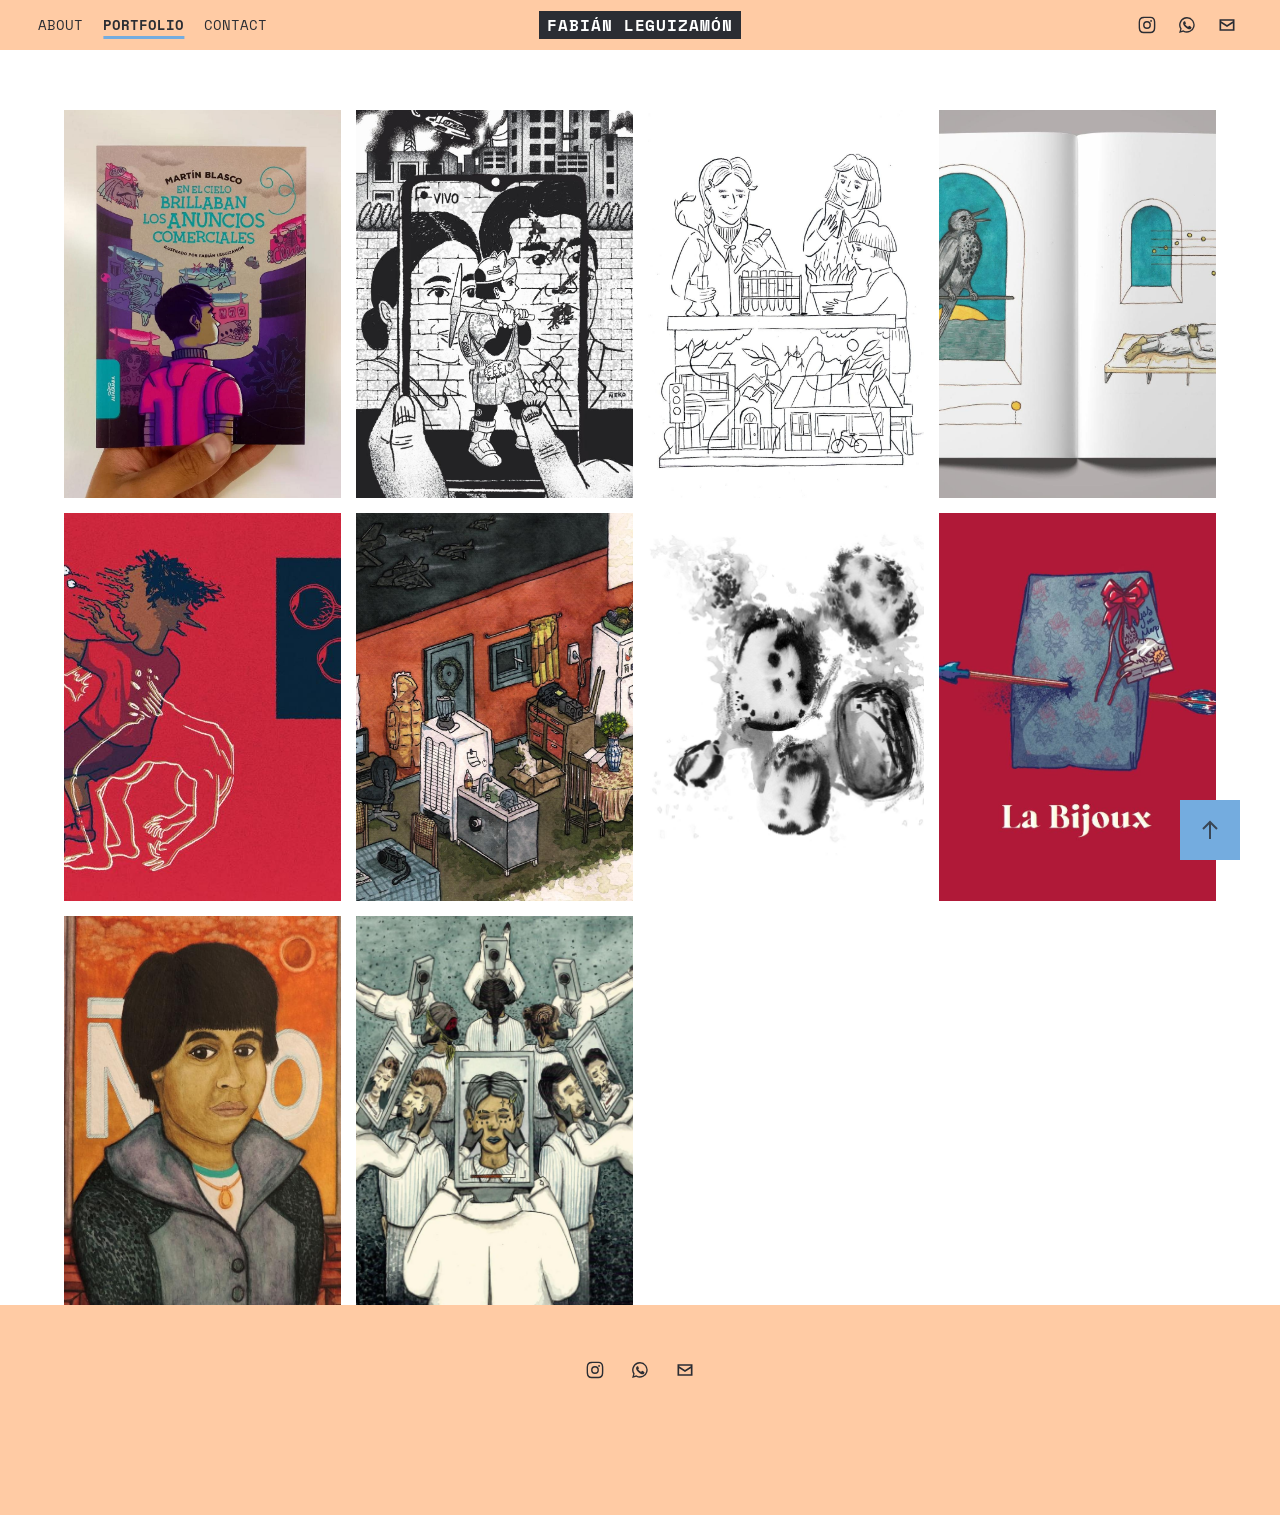
<file: index.html>
<!doctype html>
<html lang="es">
<head>
<meta charset="utf-8">
<meta name="viewport" content="width=device-width, initial-scale=1">
<title>Fabián Leguizamón</title>
<meta name="description" content="Fabián Leguizamón – Ilustrador. Portfolio de ilustración editorial, musical y proyectos personales.">
<meta property="og:title" content="Fabián Leguizamón">
<meta property="og:description" content="Fabián Leguizamón – Ilustrador. Portfolio de ilustración editorial, musical y proyectos personales.">
<link rel="stylesheet" href="assets/fonts.css">
<link rel="stylesheet" href="assets/style.css">
<link rel="icon" href="data:image/svg+xml,%3Csvg xmlns='http://www.w3.org/2000/svg' viewBox='0 0 32 32'%3E%3Crect width='32' height='32' fill='%23111'/%3E%3Ctext x='16' y='22' font-family='monospace' font-weight='700' font-size='16' fill='%23fff' text-anchor='middle'%3EFL%3C/text%3E%3C/svg%3E">
</head>
<body>
<header class="site-header">
  <nav class="nav"><a href="about.html">About</a><a href="index.html" class="active" aria-current="page">Portfolio</a><a href="contact.html">Contact</a></nav>
  <div class="logo-wrap"><a class="logo" href="index.html">Fabián Leguizamón</a></div>
  <div class="social nav-social"><ul><li><a href="https://www.instagram.com/nieko.ilus/" aria-label="Instagram" target="_blank" rel="noopener"><svg viewBox="0 0 24 24" aria-hidden="true"><path d="M12 7.3A4.7 4.7 0 1 0 12 16.7 4.7 4.7 0 0 0 12 7.3zm0 7.7a3 3 0 1 1 0-6 3 3 0 0 1 0 6zm6-7.9a1.1 1.1 0 1 1-2.2 0 1.1 1.1 0 0 1 2.2 0zM12 3.6c2.7 0 3 0 4.1.1 2.7.1 4 1.4 4.1 4.1.1 1.1.1 1.4.1 4.1s0 3-.1 4.1c-.1 2.7-1.4 4-4.1 4.1-1.1.1-1.4.1-4.1.1s-3 0-4.1-.1c-2.7-.1-4-1.4-4.1-4.1C3.7 15 3.6 14.7 3.6 12s0-3 .1-4.1c.1-2.7 1.4-4 4.1-4.1C8.9 3.6 9.3 3.6 12 3.6zM12 2C9.3 2 8.9 2 7.9 2.1 4.2 2.2 2.2 4.2 2.1 7.9 2 8.9 2 9.3 2 12s0 3.1.1 4.1c.1 3.7 2.2 5.7 5.8 5.8 1 .1 1.4.1 4.1.1s3.1 0 4.1-.1c3.6-.1 5.7-2.2 5.8-5.8.1-1 .1-1.4.1-4.1s0-3.1-.1-4.1c-.1-3.6-2.2-5.7-5.8-5.8C15.1 2 14.7 2 12 2z"/></svg></a></li><li><a href="https://wa.me/5491123005073" aria-label="WhatsApp" target="_blank" rel="noopener"><svg viewBox="0 0 24 24" aria-hidden="true"><path d="M12 2.5a9.4 9.4 0 0 0-8.1 14.2L2.5 21.5l4.9-1.3A9.4 9.4 0 1 0 12 2.5zm0 17.1c-1.4 0-2.8-.4-4-1.1l-.3-.2-2.9.8.8-2.8-.2-.3A7.7 7.7 0 1 1 12 19.6zm4.3-5.8c-.2-.1-1.4-.7-1.6-.8-.2-.1-.4-.1-.5.1l-.7.9c-.1.2-.3.2-.5.1a6.3 6.3 0 0 1-3.1-2.7c-.2-.4.2-.4.7-1.3.1-.2 0-.3 0-.4l-.7-1.7c-.2-.5-.4-.4-.5-.4h-.5a.9.9 0 0 0-.7.3 2.8 2.8 0 0 0-.9 2.1c0 1.2.9 2.4 1 2.6.1.2 1.8 2.7 4.3 3.8 1.6.7 2.2.7 3 .6.5-.1 1.4-.6 1.6-1.2.2-.6.2-1.1.1-1.2l-.5-.3z"/></svg></a></li><li><a href="mailto:fleguizamon@unsam.edu.ar" aria-label="Email"><svg viewBox="0 0 24 24" aria-hidden="true"><path d="M3 5h18v14H3V5zm2 2v.4l7 4.6 7-4.6V7H5zm14 2.8-7 4.6-7-4.6V17h14V9.8z"/></svg></a></li></ul></div>
  <button class="hamburger" type="button" aria-label="Abrir menú" aria-expanded="false" aria-controls="responsive-nav"><i></i><i></i><i></i></button>
</header>
<div class="responsive-nav" id="responsive-nav" hidden>
  <button class="close-nav" type="button" aria-label="Cerrar menú"></button>
  <nav><a href="about.html">About</a><a href="index.html" class="active" aria-current="page">Portfolio</a><a href="contact.html">Contact</a></nav>
  <div class="social"><ul><li><a href="https://www.instagram.com/nieko.ilus/" aria-label="Instagram" target="_blank" rel="noopener"><svg viewBox="0 0 24 24" aria-hidden="true"><path d="M12 7.3A4.7 4.7 0 1 0 12 16.7 4.7 4.7 0 0 0 12 7.3zm0 7.7a3 3 0 1 1 0-6 3 3 0 0 1 0 6zm6-7.9a1.1 1.1 0 1 1-2.2 0 1.1 1.1 0 0 1 2.2 0zM12 3.6c2.7 0 3 0 4.1.1 2.7.1 4 1.4 4.1 4.1.1 1.1.1 1.4.1 4.1s0 3-.1 4.1c-.1 2.7-1.4 4-4.1 4.1-1.1.1-1.4.1-4.1.1s-3 0-4.1-.1c-2.7-.1-4-1.4-4.1-4.1C3.7 15 3.6 14.7 3.6 12s0-3 .1-4.1c.1-2.7 1.4-4 4.1-4.1C8.9 3.6 9.3 3.6 12 3.6zM12 2C9.3 2 8.9 2 7.9 2.1 4.2 2.2 2.2 4.2 2.1 7.9 2 8.9 2 9.3 2 12s0 3.1.1 4.1c.1 3.7 2.2 5.7 5.8 5.8 1 .1 1.4.1 4.1.1s3.1 0 4.1-.1c3.6-.1 5.7-2.2 5.8-5.8.1-1 .1-1.4.1-4.1s0-3.1-.1-4.1c-.1-3.6-2.2-5.7-5.8-5.8C15.1 2 14.7 2 12 2z"/></svg></a></li><li><a href="https://wa.me/5491123005073" aria-label="WhatsApp" target="_blank" rel="noopener"><svg viewBox="0 0 24 24" aria-hidden="true"><path d="M12 2.5a9.4 9.4 0 0 0-8.1 14.2L2.5 21.5l4.9-1.3A9.4 9.4 0 1 0 12 2.5zm0 17.1c-1.4 0-2.8-.4-4-1.1l-.3-.2-2.9.8.8-2.8-.2-.3A7.7 7.7 0 1 1 12 19.6zm4.3-5.8c-.2-.1-1.4-.7-1.6-.8-.2-.1-.4-.1-.5.1l-.7.9c-.1.2-.3.2-.5.1a6.3 6.3 0 0 1-3.1-2.7c-.2-.4.2-.4.7-1.3.1-.2 0-.3 0-.4l-.7-1.7c-.2-.5-.4-.4-.5-.4h-.5a.9.9 0 0 0-.7.3 2.8 2.8 0 0 0-.9 2.1c0 1.2.9 2.4 1 2.6.1.2 1.8 2.7 4.3 3.8 1.6.7 2.2.7 3 .6.5-.1 1.4-.6 1.6-1.2.2-.6.2-1.1.1-1.2l-.5-.3z"/></svg></a></li><li><a href="mailto:fleguizamon@unsam.edu.ar" aria-label="Email"><svg viewBox="0 0 24 24" aria-hidden="true"><path d="M3 5h18v14H3V5zm2 2v.4l7 4.6 7-4.6V7H5zm14 2.8-7 4.6-7-4.6V17h14V9.8z"/></svg></a></li></ul></div>
</div>
<main class="site-content">
<section class="covers covers--grid"><a class="project-cover" href="proyectos/en-el-cielo-brillaban.html">
  <img src="assets/img/en-el-cielo/en-el-cielo-01.jpg" width="980" height="1294" alt="En el cielo brillaban los anuncios comerciales" loading="lazy" decoding="async">
  <span class="details"><span class="details-inner">
    <span class="title">En el cielo brillaban los anuncios comerciales</span>
    <span class="description">Martín Blasco / Alfaguara</span>
  </span></span>
</a><a class="project-cover" href="proyectos/el-sindrome-de-nuremberg.html">
  <img src="assets/img/sindrome-nuremberg/sindrome-nuremberg-01.jpg" width="837" height="1289" alt="El síndrome de Nüremberg" loading="lazy" decoding="async">
  <span class="details"><span class="details-inner">
    <span class="title">El síndrome de Nüremberg</span>
    <span class="description">Muzzio / Feria de Editores</span>
  </span></span>
</a><a class="project-cover" href="proyectos/diversicaf.html">
  <img src="assets/img/diversicaf/diversicaf-01.jpg" width="946" height="1337" alt="DiversiCAF 5.0" loading="lazy" decoding="async">
  <span class="details"><span class="details-inner">
    <span class="title">DiversiCAF 5.0</span>
    <span class="description">Banco de Desarrollo de América Latina</span>
  </span></span>
</a><a class="project-cover" href="proyectos/atamay.html">
  <img src="assets/img/atamay/atamay-02.jpg" width="1733" height="1175" alt="Atamay" loading="lazy" decoding="async">
  <span class="details"><span class="details-inner">
    <span class="title">Atamay</span>
    <span class="description">Ñeko</span>
  </span></span>
</a><a class="project-cover" href="proyectos/el-pacto.html">
  <img src="assets/img/el-pacto/el-pacto-05.jpg" width="974" height="689" alt="El pacto" loading="lazy" decoding="async">
  <span class="details"><span class="details-inner">
    <span class="title">El pacto</span>
    <span class="description">Ñeko</span>
  </span></span>
</a><a class="project-cover" href="proyectos/ventanas.html">
  <img src="assets/img/ventanas/ventanas-01.jpg" width="1954" height="1229" alt="Ventanas" loading="lazy" decoding="async">
  <span class="details"><span class="details-inner">
    <span class="title">Ventanas</span>
    <span class="description">David Gudiño / Teatro Marrón Fueguino</span>
  </span></span>
</a><a class="project-cover" href="proyectos/album-diez.html">
  <img src="assets/img/album-diez/album-diez-04.jpg" width="1473" height="1560" alt="Álbum Diez" loading="lazy" decoding="async">
  <span class="details"><span class="details-inner">
    <span class="title">Álbum Diez</span>
    <span class="description">Varsky + Sanguineti</span>
  </span></span>
</a><a class="project-cover" href="proyectos/lugares-comunes.html">
  <img src="assets/img/lugares-comunes/lugares-comunes-02.jpg" width="969" height="969" alt="Lugares comunes" loading="lazy" decoding="async">
  <span class="details"><span class="details-inner">
    <span class="title">Lugares comunes</span>
    <span class="description">Gonzalo Gamallo</span>
  </span></span>
</a><a class="project-cover" href="proyectos/exposiciones.html">
  <img src="assets/img/exposiciones/exposiciones-02.jpg" width="994" height="907" alt="Exposiciones" loading="lazy" decoding="async">
  <span class="details"><span class="details-inner">
    <span class="title">Exposiciones</span>
    <span class="description">Hijxs Semilla / Octubre Marrón</span>
  </span></span>
</a><a class="project-cover" href="proyectos/proyectos-personales.html">
  <img src="assets/img/proyectos-personales/proyectos-personales-01.jpg" width="1279" height="1601" alt="Proyectos personales" loading="lazy" decoding="async">
  <span class="details"><span class="details-inner">
    <span class="title">Proyectos personales</span>
    <span class="description">Ilustración de autor</span>
  </span></span>
</a></section>
</main>
<footer class="site-footer"><div class="social"><ul><li><a href="https://www.instagram.com/nieko.ilus/" aria-label="Instagram" target="_blank" rel="noopener"><svg viewBox="0 0 24 24" aria-hidden="true"><path d="M12 7.3A4.7 4.7 0 1 0 12 16.7 4.7 4.7 0 0 0 12 7.3zm0 7.7a3 3 0 1 1 0-6 3 3 0 0 1 0 6zm6-7.9a1.1 1.1 0 1 1-2.2 0 1.1 1.1 0 0 1 2.2 0zM12 3.6c2.7 0 3 0 4.1.1 2.7.1 4 1.4 4.1 4.1.1 1.1.1 1.4.1 4.1s0 3-.1 4.1c-.1 2.7-1.4 4-4.1 4.1-1.1.1-1.4.1-4.1.1s-3 0-4.1-.1c-2.7-.1-4-1.4-4.1-4.1C3.7 15 3.6 14.7 3.6 12s0-3 .1-4.1c.1-2.7 1.4-4 4.1-4.1C8.9 3.6 9.3 3.6 12 3.6zM12 2C9.3 2 8.9 2 7.9 2.1 4.2 2.2 2.2 4.2 2.1 7.9 2 8.9 2 9.3 2 12s0 3.1.1 4.1c.1 3.7 2.2 5.7 5.8 5.8 1 .1 1.4.1 4.1.1s3.1 0 4.1-.1c3.6-.1 5.7-2.2 5.8-5.8.1-1 .1-1.4.1-4.1s0-3.1-.1-4.1c-.1-3.6-2.2-5.7-5.8-5.8C15.1 2 14.7 2 12 2z"/></svg></a></li><li><a href="https://wa.me/5491123005073" aria-label="WhatsApp" target="_blank" rel="noopener"><svg viewBox="0 0 24 24" aria-hidden="true"><path d="M12 2.5a9.4 9.4 0 0 0-8.1 14.2L2.5 21.5l4.9-1.3A9.4 9.4 0 1 0 12 2.5zm0 17.1c-1.4 0-2.8-.4-4-1.1l-.3-.2-2.9.8.8-2.8-.2-.3A7.7 7.7 0 1 1 12 19.6zm4.3-5.8c-.2-.1-1.4-.7-1.6-.8-.2-.1-.4-.1-.5.1l-.7.9c-.1.2-.3.2-.5.1a6.3 6.3 0 0 1-3.1-2.7c-.2-.4.2-.4.7-1.3.1-.2 0-.3 0-.4l-.7-1.7c-.2-.5-.4-.4-.5-.4h-.5a.9.9 0 0 0-.7.3 2.8 2.8 0 0 0-.9 2.1c0 1.2.9 2.4 1 2.6.1.2 1.8 2.7 4.3 3.8 1.6.7 2.2.7 3 .6.5-.1 1.4-.6 1.6-1.2.2-.6.2-1.1.1-1.2l-.5-.3z"/></svg></a></li><li><a href="mailto:fleguizamon@unsam.edu.ar" aria-label="Email"><svg viewBox="0 0 24 24" aria-hidden="true"><path d="M3 5h18v14H3V5zm2 2v.4l7 4.6 7-4.6V7H5zm14 2.8-7 4.6-7-4.6V17h14V9.8z"/></svg></a></li></ul></div></footer>
<a class="back-to-top" href="#top" aria-label="Volver arriba"><svg viewBox="0 0 26 26" aria-hidden="true"><path d="M13 3.6 5.3 11.3l1.4 1.4L12 7.4V22h2V7.4l5.3 5.3 1.4-1.4z"/></svg></a>
<script src="assets/main.js" defer></script>
</body>
</html>
</file>
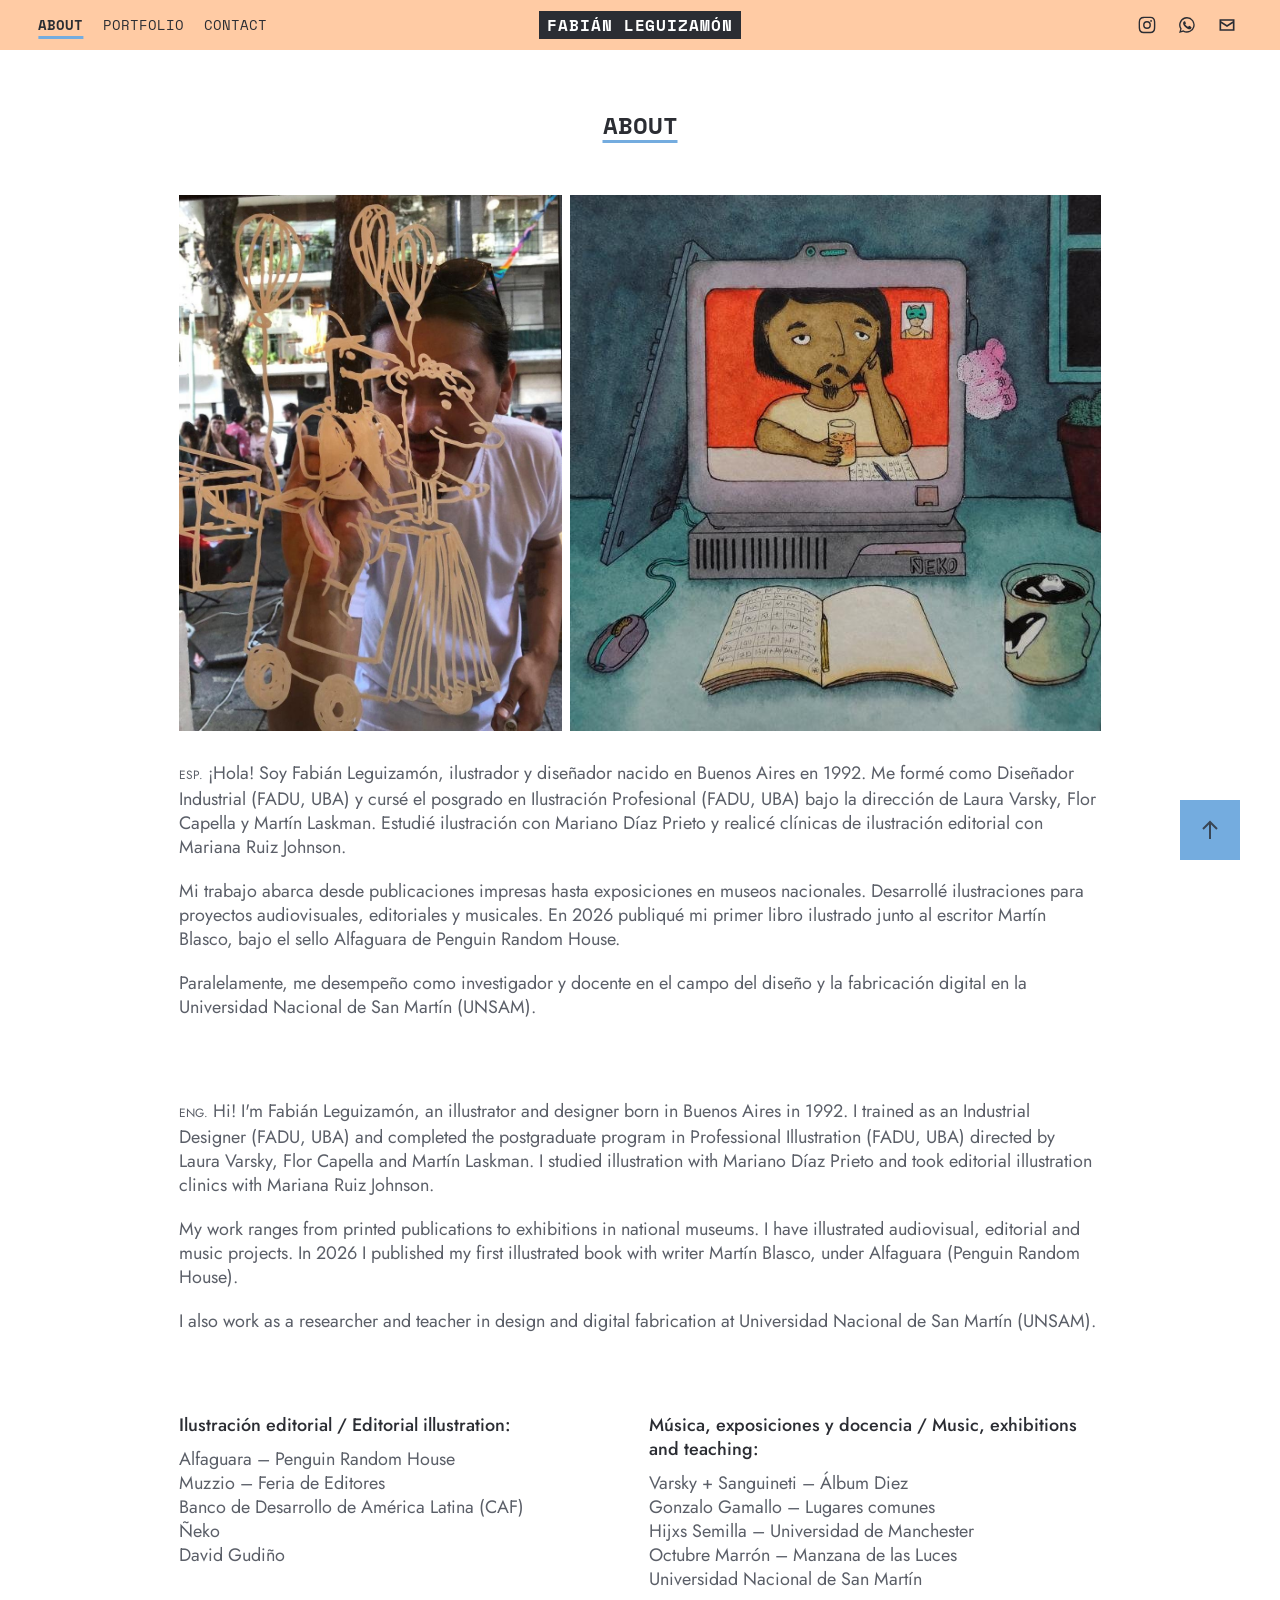
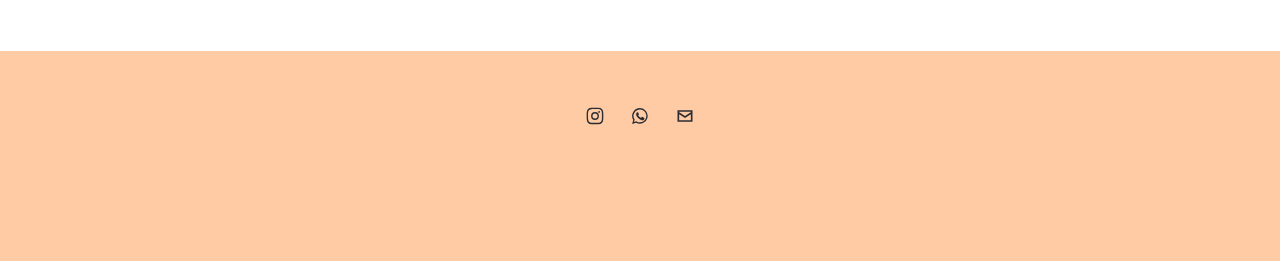
<file: about.html>
<!doctype html>
<html lang="es">
<head>
<meta charset="utf-8">
<meta name="viewport" content="width=device-width, initial-scale=1">
<title>Fabián Leguizamón - About</title>
<meta name="description" content="Fabián Leguizamón – Ilustrador. Portfolio de ilustración editorial, musical y proyectos personales.">
<meta property="og:title" content="Fabián Leguizamón - About">
<meta property="og:description" content="Fabián Leguizamón – Ilustrador. Portfolio de ilustración editorial, musical y proyectos personales.">
<link rel="stylesheet" href="assets/fonts.css">
<link rel="stylesheet" href="assets/style.css">
<link rel="icon" href="data:image/svg+xml,%3Csvg xmlns='http://www.w3.org/2000/svg' viewBox='0 0 32 32'%3E%3Crect width='32' height='32' fill='%23111'/%3E%3Ctext x='16' y='22' font-family='monospace' font-weight='700' font-size='16' fill='%23fff' text-anchor='middle'%3EFL%3C/text%3E%3C/svg%3E">
</head>
<body>
<header class="site-header">
  <nav class="nav"><a href="about.html" class="active" aria-current="page">About</a><a href="index.html">Portfolio</a><a href="contact.html">Contact</a></nav>
  <div class="logo-wrap"><a class="logo" href="index.html">Fabián Leguizamón</a></div>
  <div class="social nav-social"><ul><li><a href="https://www.instagram.com/nieko.ilus/" aria-label="Instagram" target="_blank" rel="noopener"><svg viewBox="0 0 24 24" aria-hidden="true"><path d="M12 7.3A4.7 4.7 0 1 0 12 16.7 4.7 4.7 0 0 0 12 7.3zm0 7.7a3 3 0 1 1 0-6 3 3 0 0 1 0 6zm6-7.9a1.1 1.1 0 1 1-2.2 0 1.1 1.1 0 0 1 2.2 0zM12 3.6c2.7 0 3 0 4.1.1 2.7.1 4 1.4 4.1 4.1.1 1.1.1 1.4.1 4.1s0 3-.1 4.1c-.1 2.7-1.4 4-4.1 4.1-1.1.1-1.4.1-4.1.1s-3 0-4.1-.1c-2.7-.1-4-1.4-4.1-4.1C3.7 15 3.6 14.7 3.6 12s0-3 .1-4.1c.1-2.7 1.4-4 4.1-4.1C8.9 3.6 9.3 3.6 12 3.6zM12 2C9.3 2 8.9 2 7.9 2.1 4.2 2.2 2.2 4.2 2.1 7.9 2 8.9 2 9.3 2 12s0 3.1.1 4.1c.1 3.7 2.2 5.7 5.8 5.8 1 .1 1.4.1 4.1.1s3.1 0 4.1-.1c3.6-.1 5.7-2.2 5.8-5.8.1-1 .1-1.4.1-4.1s0-3.1-.1-4.1c-.1-3.6-2.2-5.7-5.8-5.8C15.1 2 14.7 2 12 2z"/></svg></a></li><li><a href="https://wa.me/5491123005073" aria-label="WhatsApp" target="_blank" rel="noopener"><svg viewBox="0 0 24 24" aria-hidden="true"><path d="M12 2.5a9.4 9.4 0 0 0-8.1 14.2L2.5 21.5l4.9-1.3A9.4 9.4 0 1 0 12 2.5zm0 17.1c-1.4 0-2.8-.4-4-1.1l-.3-.2-2.9.8.8-2.8-.2-.3A7.7 7.7 0 1 1 12 19.6zm4.3-5.8c-.2-.1-1.4-.7-1.6-.8-.2-.1-.4-.1-.5.1l-.7.9c-.1.2-.3.2-.5.1a6.3 6.3 0 0 1-3.1-2.7c-.2-.4.2-.4.7-1.3.1-.2 0-.3 0-.4l-.7-1.7c-.2-.5-.4-.4-.5-.4h-.5a.9.9 0 0 0-.7.3 2.8 2.8 0 0 0-.9 2.1c0 1.2.9 2.4 1 2.6.1.2 1.8 2.7 4.3 3.8 1.6.7 2.2.7 3 .6.5-.1 1.4-.6 1.6-1.2.2-.6.2-1.1.1-1.2l-.5-.3z"/></svg></a></li><li><a href="mailto:fleguizamon@unsam.edu.ar" aria-label="Email"><svg viewBox="0 0 24 24" aria-hidden="true"><path d="M3 5h18v14H3V5zm2 2v.4l7 4.6 7-4.6V7H5zm14 2.8-7 4.6-7-4.6V17h14V9.8z"/></svg></a></li></ul></div>
  <button class="hamburger" type="button" aria-label="Abrir menú" aria-expanded="false" aria-controls="responsive-nav"><i></i><i></i><i></i></button>
</header>
<div class="responsive-nav" id="responsive-nav" hidden>
  <button class="close-nav" type="button" aria-label="Cerrar menú"></button>
  <nav><a href="about.html" class="active" aria-current="page">About</a><a href="index.html">Portfolio</a><a href="contact.html">Contact</a></nav>
  <div class="social"><ul><li><a href="https://www.instagram.com/nieko.ilus/" aria-label="Instagram" target="_blank" rel="noopener"><svg viewBox="0 0 24 24" aria-hidden="true"><path d="M12 7.3A4.7 4.7 0 1 0 12 16.7 4.7 4.7 0 0 0 12 7.3zm0 7.7a3 3 0 1 1 0-6 3 3 0 0 1 0 6zm6-7.9a1.1 1.1 0 1 1-2.2 0 1.1 1.1 0 0 1 2.2 0zM12 3.6c2.7 0 3 0 4.1.1 2.7.1 4 1.4 4.1 4.1.1 1.1.1 1.4.1 4.1s0 3-.1 4.1c-.1 2.7-1.4 4-4.1 4.1-1.1.1-1.4.1-4.1.1s-3 0-4.1-.1c-2.7-.1-4-1.4-4.1-4.1C3.7 15 3.6 14.7 3.6 12s0-3 .1-4.1c.1-2.7 1.4-4 4.1-4.1C8.9 3.6 9.3 3.6 12 3.6zM12 2C9.3 2 8.9 2 7.9 2.1 4.2 2.2 2.2 4.2 2.1 7.9 2 8.9 2 9.3 2 12s0 3.1.1 4.1c.1 3.7 2.2 5.7 5.8 5.8 1 .1 1.4.1 4.1.1s3.1 0 4.1-.1c3.6-.1 5.7-2.2 5.8-5.8.1-1 .1-1.4.1-4.1s0-3.1-.1-4.1c-.1-3.6-2.2-5.7-5.8-5.8C15.1 2 14.7 2 12 2z"/></svg></a></li><li><a href="https://wa.me/5491123005073" aria-label="WhatsApp" target="_blank" rel="noopener"><svg viewBox="0 0 24 24" aria-hidden="true"><path d="M12 2.5a9.4 9.4 0 0 0-8.1 14.2L2.5 21.5l4.9-1.3A9.4 9.4 0 1 0 12 2.5zm0 17.1c-1.4 0-2.8-.4-4-1.1l-.3-.2-2.9.8.8-2.8-.2-.3A7.7 7.7 0 1 1 12 19.6zm4.3-5.8c-.2-.1-1.4-.7-1.6-.8-.2-.1-.4-.1-.5.1l-.7.9c-.1.2-.3.2-.5.1a6.3 6.3 0 0 1-3.1-2.7c-.2-.4.2-.4.7-1.3.1-.2 0-.3 0-.4l-.7-1.7c-.2-.5-.4-.4-.5-.4h-.5a.9.9 0 0 0-.7.3 2.8 2.8 0 0 0-.9 2.1c0 1.2.9 2.4 1 2.6.1.2 1.8 2.7 4.3 3.8 1.6.7 2.2.7 3 .6.5-.1 1.4-.6 1.6-1.2.2-.6.2-1.1.1-1.2l-.5-.3z"/></svg></a></li><li><a href="mailto:fleguizamon@unsam.edu.ar" aria-label="Email"><svg viewBox="0 0 24 24" aria-hidden="true"><path d="M3 5h18v14H3V5zm2 2v.4l7 4.6 7-4.6V7H5zm14 2.8-7 4.6-7-4.6V17h14V9.8z"/></svg></a></li></ul></div>
</div>
<main class="site-content">
<article class="page">
  <header class="page-header"><h1 class="title">About</h1></header>
<div class="module module-collection"><figure style="flex:0.7136 1 0"><img src="assets/img/about/about-01.jpg" width="842" height="1180" alt="Fabián Leguizamón" sizes="(max-width: 932px) 50vw, 36vw" loading="lazy" decoding="async"></figure><figure style="flex:0.9913 1 0"><img src="assets/img/about/about-02.jpg" width="681" height="687" alt="Fabián Leguizamón" sizes="(max-width: 932px) 50vw, 36vw" loading="lazy" decoding="async"></figure></div>
  <div class="module module-text"><div class="rich-text"><p><small>ESP.</small> ¡Hola! Soy Fabián Leguizamón, ilustrador y diseñador nacido en Buenos Aires en 1992. Me formé como Diseñador Industrial (FADU, UBA) y cursé el posgrado en Ilustración Profesional (FADU, UBA) bajo la dirección de Laura Varsky, Flor Capella y Martín Laskman. Estudié ilustración con Mariano Díaz Prieto y realicé clínicas de ilustración editorial con Mariana Ruiz Johnson.</p><p>Mi trabajo abarca desde publicaciones impresas hasta exposiciones en museos nacionales. Desarrollé ilustraciones para proyectos audiovisuales, editoriales y musicales. En 2026 publiqué mi primer libro ilustrado junto al escritor Martín Blasco, bajo el sello Alfaguara de Penguin Random House.</p><p>Paralelamente, me desempeño como investigador y docente en el campo del diseño y la fabricación digital en la Universidad Nacional de San Martín (UNSAM).</p></div></div>
  <div class="module module-text"><div class="rich-text"><p><small>ENG.</small> Hi! I&#x27;m Fabián Leguizamón, an illustrator and designer born in Buenos Aires in 1992. I trained as an Industrial Designer (FADU, UBA) and completed the postgraduate program in Professional Illustration (FADU, UBA) directed by Laura Varsky, Flor Capella and Martín Laskman. I studied illustration with Mariano Díaz Prieto and took editorial illustration clinics with Mariana Ruiz Johnson.</p><p>My work ranges from printed publications to exhibitions in national museums. I have illustrated audiovisual, editorial and music projects. In 2026 I published my first illustrated book with writer Martín Blasco, under Alfaguara (Penguin Random House).</p><p>I also work as a researcher and teacher in design and digital fabrication at Universidad Nacional de San Martín (UNSAM).</p></div></div>
  <div class="module module-text two-col"><div class="rich-text"><p class="list-title">Ilustración editorial / Editorial illustration:</p><ul><li>Alfaguara – Penguin Random House</li><li>Muzzio – Feria de Editores</li><li>Banco de Desarrollo de América Latina (CAF)</li><li>Ñeko</li><li>David Gudiño</li></ul></div><div class="rich-text"><p class="list-title">Música, exposiciones y docencia / Music, exhibitions and teaching:</p><ul><li>Varsky + Sanguineti – Álbum Diez</li><li>Gonzalo Gamallo – Lugares comunes</li><li>Hijxs Semilla – Universidad de Manchester</li><li>Octubre Marrón – Manzana de las Luces</li><li>Universidad Nacional de San Martín</li></ul></div></div>
</article>
</main>
<footer class="site-footer"><div class="social"><ul><li><a href="https://www.instagram.com/nieko.ilus/" aria-label="Instagram" target="_blank" rel="noopener"><svg viewBox="0 0 24 24" aria-hidden="true"><path d="M12 7.3A4.7 4.7 0 1 0 12 16.7 4.7 4.7 0 0 0 12 7.3zm0 7.7a3 3 0 1 1 0-6 3 3 0 0 1 0 6zm6-7.9a1.1 1.1 0 1 1-2.2 0 1.1 1.1 0 0 1 2.2 0zM12 3.6c2.7 0 3 0 4.1.1 2.7.1 4 1.4 4.1 4.1.1 1.1.1 1.4.1 4.1s0 3-.1 4.1c-.1 2.7-1.4 4-4.1 4.1-1.1.1-1.4.1-4.1.1s-3 0-4.1-.1c-2.7-.1-4-1.4-4.1-4.1C3.7 15 3.6 14.7 3.6 12s0-3 .1-4.1c.1-2.7 1.4-4 4.1-4.1C8.9 3.6 9.3 3.6 12 3.6zM12 2C9.3 2 8.9 2 7.9 2.1 4.2 2.2 2.2 4.2 2.1 7.9 2 8.9 2 9.3 2 12s0 3.1.1 4.1c.1 3.7 2.2 5.7 5.8 5.8 1 .1 1.4.1 4.1.1s3.1 0 4.1-.1c3.6-.1 5.7-2.2 5.8-5.8.1-1 .1-1.4.1-4.1s0-3.1-.1-4.1c-.1-3.6-2.2-5.7-5.8-5.8C15.1 2 14.7 2 12 2z"/></svg></a></li><li><a href="https://wa.me/5491123005073" aria-label="WhatsApp" target="_blank" rel="noopener"><svg viewBox="0 0 24 24" aria-hidden="true"><path d="M12 2.5a9.4 9.4 0 0 0-8.1 14.2L2.5 21.5l4.9-1.3A9.4 9.4 0 1 0 12 2.5zm0 17.1c-1.4 0-2.8-.4-4-1.1l-.3-.2-2.9.8.8-2.8-.2-.3A7.7 7.7 0 1 1 12 19.6zm4.3-5.8c-.2-.1-1.4-.7-1.6-.8-.2-.1-.4-.1-.5.1l-.7.9c-.1.2-.3.2-.5.1a6.3 6.3 0 0 1-3.1-2.7c-.2-.4.2-.4.7-1.3.1-.2 0-.3 0-.4l-.7-1.7c-.2-.5-.4-.4-.5-.4h-.5a.9.9 0 0 0-.7.3 2.8 2.8 0 0 0-.9 2.1c0 1.2.9 2.4 1 2.6.1.2 1.8 2.7 4.3 3.8 1.6.7 2.2.7 3 .6.5-.1 1.4-.6 1.6-1.2.2-.6.2-1.1.1-1.2l-.5-.3z"/></svg></a></li><li><a href="mailto:fleguizamon@unsam.edu.ar" aria-label="Email"><svg viewBox="0 0 24 24" aria-hidden="true"><path d="M3 5h18v14H3V5zm2 2v.4l7 4.6 7-4.6V7H5zm14 2.8-7 4.6-7-4.6V17h14V9.8z"/></svg></a></li></ul></div></footer>
<a class="back-to-top" href="#top" aria-label="Volver arriba"><svg viewBox="0 0 26 26" aria-hidden="true"><path d="M13 3.6 5.3 11.3l1.4 1.4L12 7.4V22h2V7.4l5.3 5.3 1.4-1.4z"/></svg></a>
<script src="assets/main.js" defer></script>
</body>
</html>
</file>
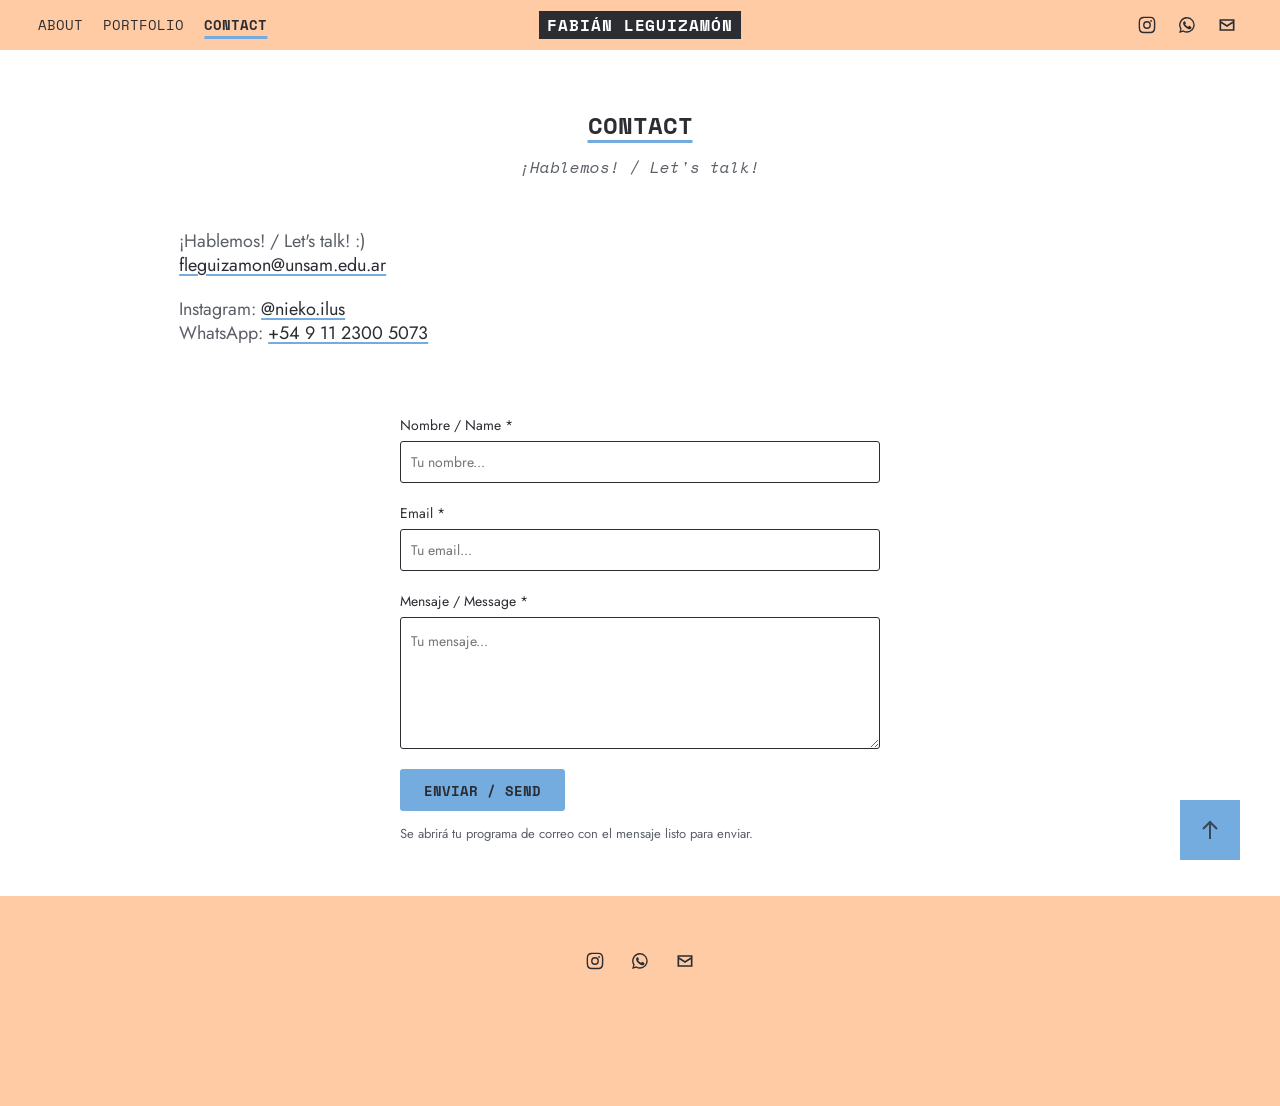
<file: contact.html>
<!doctype html>
<html lang="es">
<head>
<meta charset="utf-8">
<meta name="viewport" content="width=device-width, initial-scale=1">
<title>Fabián Leguizamón - Contact</title>
<meta name="description" content="Fabián Leguizamón – Ilustrador. Portfolio de ilustración editorial, musical y proyectos personales.">
<meta property="og:title" content="Fabián Leguizamón - Contact">
<meta property="og:description" content="Fabián Leguizamón – Ilustrador. Portfolio de ilustración editorial, musical y proyectos personales.">
<link rel="stylesheet" href="assets/fonts.css">
<link rel="stylesheet" href="assets/style.css">
<link rel="icon" href="data:image/svg+xml,%3Csvg xmlns='http://www.w3.org/2000/svg' viewBox='0 0 32 32'%3E%3Crect width='32' height='32' fill='%23111'/%3E%3Ctext x='16' y='22' font-family='monospace' font-weight='700' font-size='16' fill='%23fff' text-anchor='middle'%3EFL%3C/text%3E%3C/svg%3E">
</head>
<body>
<header class="site-header">
  <nav class="nav"><a href="about.html">About</a><a href="index.html">Portfolio</a><a href="contact.html" class="active" aria-current="page">Contact</a></nav>
  <div class="logo-wrap"><a class="logo" href="index.html">Fabián Leguizamón</a></div>
  <div class="social nav-social"><ul><li><a href="https://www.instagram.com/nieko.ilus/" aria-label="Instagram" target="_blank" rel="noopener"><svg viewBox="0 0 24 24" aria-hidden="true"><path d="M12 7.3A4.7 4.7 0 1 0 12 16.7 4.7 4.7 0 0 0 12 7.3zm0 7.7a3 3 0 1 1 0-6 3 3 0 0 1 0 6zm6-7.9a1.1 1.1 0 1 1-2.2 0 1.1 1.1 0 0 1 2.2 0zM12 3.6c2.7 0 3 0 4.1.1 2.7.1 4 1.4 4.1 4.1.1 1.1.1 1.4.1 4.1s0 3-.1 4.1c-.1 2.7-1.4 4-4.1 4.1-1.1.1-1.4.1-4.1.1s-3 0-4.1-.1c-2.7-.1-4-1.4-4.1-4.1C3.7 15 3.6 14.7 3.6 12s0-3 .1-4.1c.1-2.7 1.4-4 4.1-4.1C8.9 3.6 9.3 3.6 12 3.6zM12 2C9.3 2 8.9 2 7.9 2.1 4.2 2.2 2.2 4.2 2.1 7.9 2 8.9 2 9.3 2 12s0 3.1.1 4.1c.1 3.7 2.2 5.7 5.8 5.8 1 .1 1.4.1 4.1.1s3.1 0 4.1-.1c3.6-.1 5.7-2.2 5.8-5.8.1-1 .1-1.4.1-4.1s0-3.1-.1-4.1c-.1-3.6-2.2-5.7-5.8-5.8C15.1 2 14.7 2 12 2z"/></svg></a></li><li><a href="https://wa.me/5491123005073" aria-label="WhatsApp" target="_blank" rel="noopener"><svg viewBox="0 0 24 24" aria-hidden="true"><path d="M12 2.5a9.4 9.4 0 0 0-8.1 14.2L2.5 21.5l4.9-1.3A9.4 9.4 0 1 0 12 2.5zm0 17.1c-1.4 0-2.8-.4-4-1.1l-.3-.2-2.9.8.8-2.8-.2-.3A7.7 7.7 0 1 1 12 19.6zm4.3-5.8c-.2-.1-1.4-.7-1.6-.8-.2-.1-.4-.1-.5.1l-.7.9c-.1.2-.3.2-.5.1a6.3 6.3 0 0 1-3.1-2.7c-.2-.4.2-.4.7-1.3.1-.2 0-.3 0-.4l-.7-1.7c-.2-.5-.4-.4-.5-.4h-.5a.9.9 0 0 0-.7.3 2.8 2.8 0 0 0-.9 2.1c0 1.2.9 2.4 1 2.6.1.2 1.8 2.7 4.3 3.8 1.6.7 2.2.7 3 .6.5-.1 1.4-.6 1.6-1.2.2-.6.2-1.1.1-1.2l-.5-.3z"/></svg></a></li><li><a href="mailto:fleguizamon@unsam.edu.ar" aria-label="Email"><svg viewBox="0 0 24 24" aria-hidden="true"><path d="M3 5h18v14H3V5zm2 2v.4l7 4.6 7-4.6V7H5zm14 2.8-7 4.6-7-4.6V17h14V9.8z"/></svg></a></li></ul></div>
  <button class="hamburger" type="button" aria-label="Abrir menú" aria-expanded="false" aria-controls="responsive-nav"><i></i><i></i><i></i></button>
</header>
<div class="responsive-nav" id="responsive-nav" hidden>
  <button class="close-nav" type="button" aria-label="Cerrar menú"></button>
  <nav><a href="about.html">About</a><a href="index.html">Portfolio</a><a href="contact.html" class="active" aria-current="page">Contact</a></nav>
  <div class="social"><ul><li><a href="https://www.instagram.com/nieko.ilus/" aria-label="Instagram" target="_blank" rel="noopener"><svg viewBox="0 0 24 24" aria-hidden="true"><path d="M12 7.3A4.7 4.7 0 1 0 12 16.7 4.7 4.7 0 0 0 12 7.3zm0 7.7a3 3 0 1 1 0-6 3 3 0 0 1 0 6zm6-7.9a1.1 1.1 0 1 1-2.2 0 1.1 1.1 0 0 1 2.2 0zM12 3.6c2.7 0 3 0 4.1.1 2.7.1 4 1.4 4.1 4.1.1 1.1.1 1.4.1 4.1s0 3-.1 4.1c-.1 2.7-1.4 4-4.1 4.1-1.1.1-1.4.1-4.1.1s-3 0-4.1-.1c-2.7-.1-4-1.4-4.1-4.1C3.7 15 3.6 14.7 3.6 12s0-3 .1-4.1c.1-2.7 1.4-4 4.1-4.1C8.9 3.6 9.3 3.6 12 3.6zM12 2C9.3 2 8.9 2 7.9 2.1 4.2 2.2 2.2 4.2 2.1 7.9 2 8.9 2 9.3 2 12s0 3.1.1 4.1c.1 3.7 2.2 5.7 5.8 5.8 1 .1 1.4.1 4.1.1s3.1 0 4.1-.1c3.6-.1 5.7-2.2 5.8-5.8.1-1 .1-1.4.1-4.1s0-3.1-.1-4.1c-.1-3.6-2.2-5.7-5.8-5.8C15.1 2 14.7 2 12 2z"/></svg></a></li><li><a href="https://wa.me/5491123005073" aria-label="WhatsApp" target="_blank" rel="noopener"><svg viewBox="0 0 24 24" aria-hidden="true"><path d="M12 2.5a9.4 9.4 0 0 0-8.1 14.2L2.5 21.5l4.9-1.3A9.4 9.4 0 1 0 12 2.5zm0 17.1c-1.4 0-2.8-.4-4-1.1l-.3-.2-2.9.8.8-2.8-.2-.3A7.7 7.7 0 1 1 12 19.6zm4.3-5.8c-.2-.1-1.4-.7-1.6-.8-.2-.1-.4-.1-.5.1l-.7.9c-.1.2-.3.2-.5.1a6.3 6.3 0 0 1-3.1-2.7c-.2-.4.2-.4.7-1.3.1-.2 0-.3 0-.4l-.7-1.7c-.2-.5-.4-.4-.5-.4h-.5a.9.9 0 0 0-.7.3 2.8 2.8 0 0 0-.9 2.1c0 1.2.9 2.4 1 2.6.1.2 1.8 2.7 4.3 3.8 1.6.7 2.2.7 3 .6.5-.1 1.4-.6 1.6-1.2.2-.6.2-1.1.1-1.2l-.5-.3z"/></svg></a></li><li><a href="mailto:fleguizamon@unsam.edu.ar" aria-label="Email"><svg viewBox="0 0 24 24" aria-hidden="true"><path d="M3 5h18v14H3V5zm2 2v.4l7 4.6 7-4.6V7H5zm14 2.8-7 4.6-7-4.6V17h14V9.8z"/></svg></a></li></ul></div>
</div>
<main class="site-content">
<article class="page">
  <header class="page-header">
    <h1 class="title">Contact</h1>
    <p class="description">¡Hablemos! / Let's talk!</p>
  </header>
  <div class="module module-text"><div class="rich-text">
    <p>¡Hablemos! / Let's talk! :)<br><a href="mailto:fleguizamon@unsam.edu.ar">fleguizamon@unsam.edu.ar</a></p>
    <p>Instagram: <a href="https://www.instagram.com/nieko.ilus/" target="_blank" rel="noopener">@nieko.ilus</a><br>
    WhatsApp: <a href="https://wa.me/5491123005073" target="_blank" rel="noopener">+54 9 11 2300 5073</a></p>
  </div></div>
  <form class="module contact-form" data-email="fleguizamon@unsam.edu.ar">
    <label>Nombre / Name *<input name="name" required placeholder="Tu nombre..."></label>
    <label>Email *<input name="email" type="email" required placeholder="Tu email..."></label>
    <label>Mensaje / Message *<textarea name="message" required placeholder="Tu mensaje..."></textarea></label>
    <button type="submit">Enviar / Send</button>
    <p class="form-note">Se abrirá tu programa de correo con el mensaje listo para enviar.</p>
  </form>
</article>
</main>
<footer class="site-footer"><div class="social"><ul><li><a href="https://www.instagram.com/nieko.ilus/" aria-label="Instagram" target="_blank" rel="noopener"><svg viewBox="0 0 24 24" aria-hidden="true"><path d="M12 7.3A4.7 4.7 0 1 0 12 16.7 4.7 4.7 0 0 0 12 7.3zm0 7.7a3 3 0 1 1 0-6 3 3 0 0 1 0 6zm6-7.9a1.1 1.1 0 1 1-2.2 0 1.1 1.1 0 0 1 2.2 0zM12 3.6c2.7 0 3 0 4.1.1 2.7.1 4 1.4 4.1 4.1.1 1.1.1 1.4.1 4.1s0 3-.1 4.1c-.1 2.7-1.4 4-4.1 4.1-1.1.1-1.4.1-4.1.1s-3 0-4.1-.1c-2.7-.1-4-1.4-4.1-4.1C3.7 15 3.6 14.7 3.6 12s0-3 .1-4.1c.1-2.7 1.4-4 4.1-4.1C8.9 3.6 9.3 3.6 12 3.6zM12 2C9.3 2 8.9 2 7.9 2.1 4.2 2.2 2.2 4.2 2.1 7.9 2 8.9 2 9.3 2 12s0 3.1.1 4.1c.1 3.7 2.2 5.7 5.8 5.8 1 .1 1.4.1 4.1.1s3.1 0 4.1-.1c3.6-.1 5.7-2.2 5.8-5.8.1-1 .1-1.4.1-4.1s0-3.1-.1-4.1c-.1-3.6-2.2-5.7-5.8-5.8C15.1 2 14.7 2 12 2z"/></svg></a></li><li><a href="https://wa.me/5491123005073" aria-label="WhatsApp" target="_blank" rel="noopener"><svg viewBox="0 0 24 24" aria-hidden="true"><path d="M12 2.5a9.4 9.4 0 0 0-8.1 14.2L2.5 21.5l4.9-1.3A9.4 9.4 0 1 0 12 2.5zm0 17.1c-1.4 0-2.8-.4-4-1.1l-.3-.2-2.9.8.8-2.8-.2-.3A7.7 7.7 0 1 1 12 19.6zm4.3-5.8c-.2-.1-1.4-.7-1.6-.8-.2-.1-.4-.1-.5.1l-.7.9c-.1.2-.3.2-.5.1a6.3 6.3 0 0 1-3.1-2.7c-.2-.4.2-.4.7-1.3.1-.2 0-.3 0-.4l-.7-1.7c-.2-.5-.4-.4-.5-.4h-.5a.9.9 0 0 0-.7.3 2.8 2.8 0 0 0-.9 2.1c0 1.2.9 2.4 1 2.6.1.2 1.8 2.7 4.3 3.8 1.6.7 2.2.7 3 .6.5-.1 1.4-.6 1.6-1.2.2-.6.2-1.1.1-1.2l-.5-.3z"/></svg></a></li><li><a href="mailto:fleguizamon@unsam.edu.ar" aria-label="Email"><svg viewBox="0 0 24 24" aria-hidden="true"><path d="M3 5h18v14H3V5zm2 2v.4l7 4.6 7-4.6V7H5zm14 2.8-7 4.6-7-4.6V17h14V9.8z"/></svg></a></li></ul></div></footer>
<a class="back-to-top" href="#top" aria-label="Volver arriba"><svg viewBox="0 0 26 26" aria-hidden="true"><path d="M13 3.6 5.3 11.3l1.4 1.4L12 7.4V22h2V7.4l5.3 5.3 1.4-1.4z"/></svg></a>
<script src="assets/main.js" defer></script>
</body>
</html>
</file>
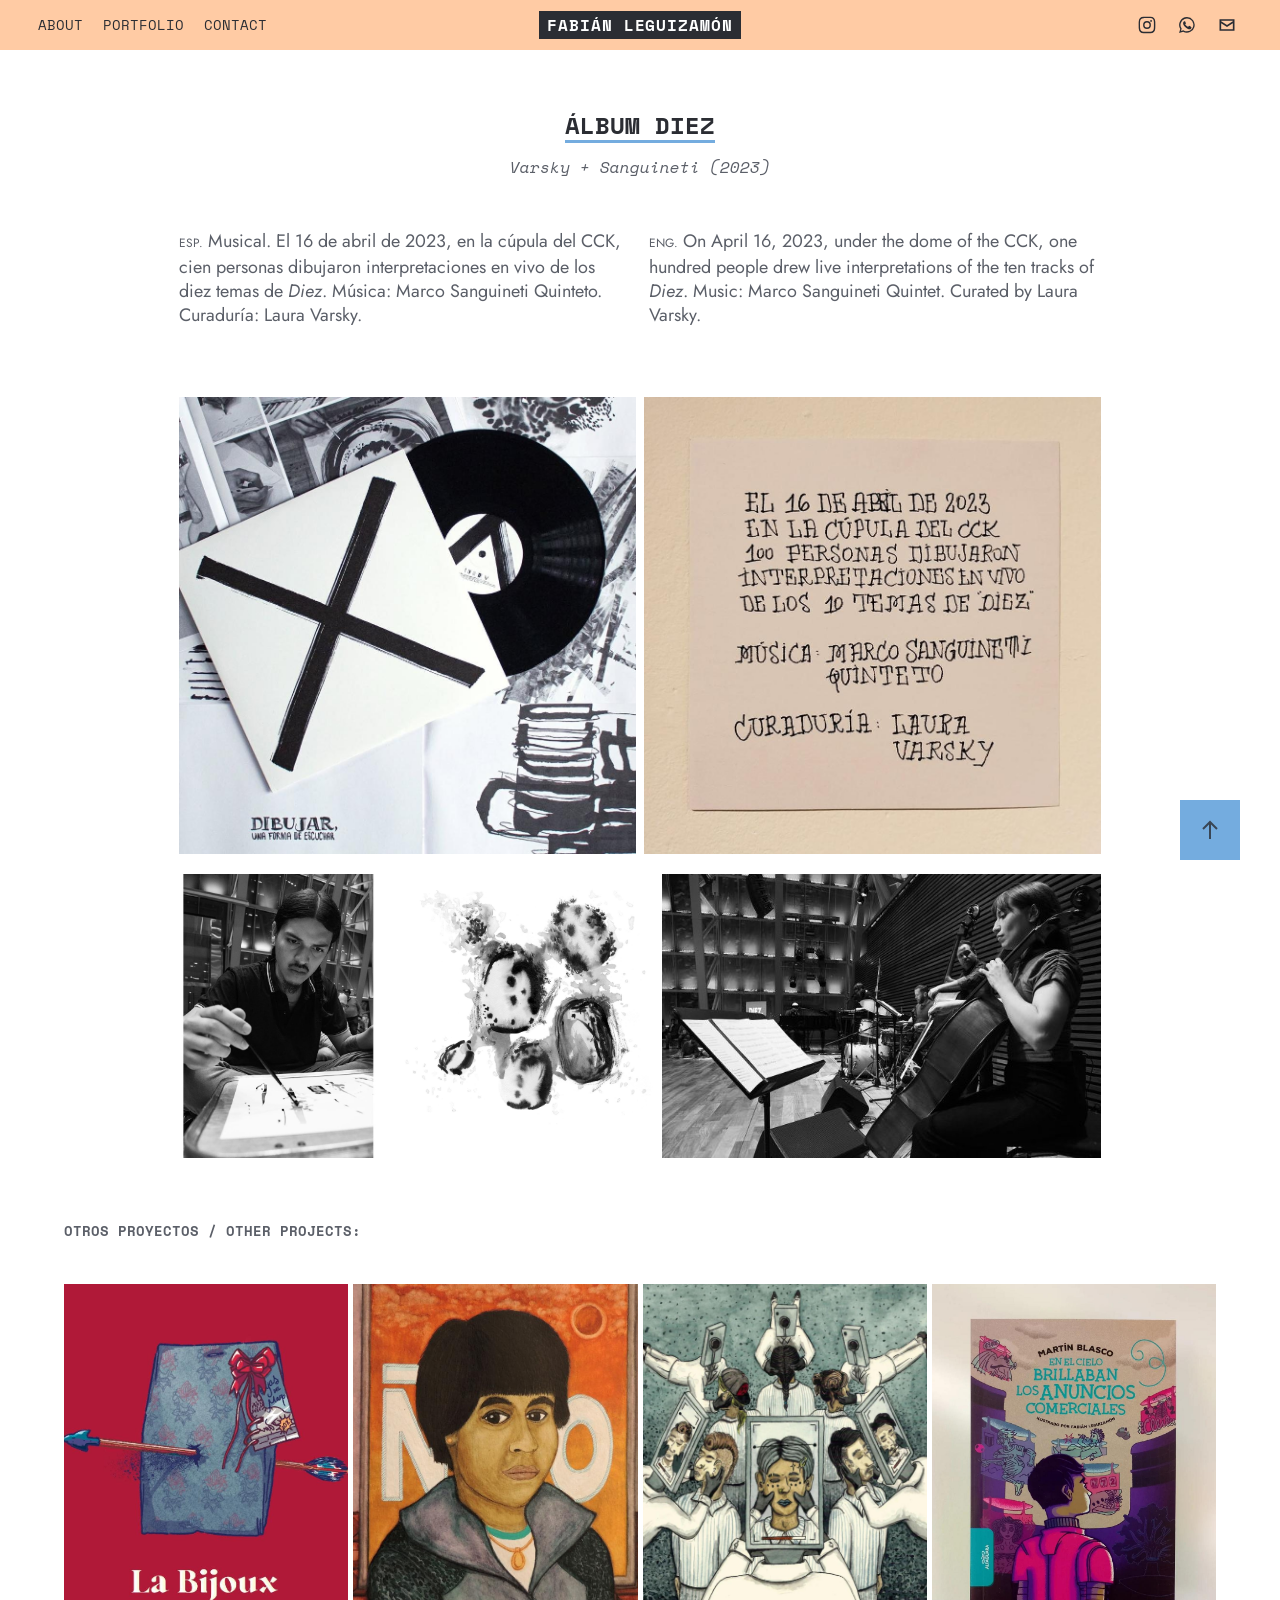
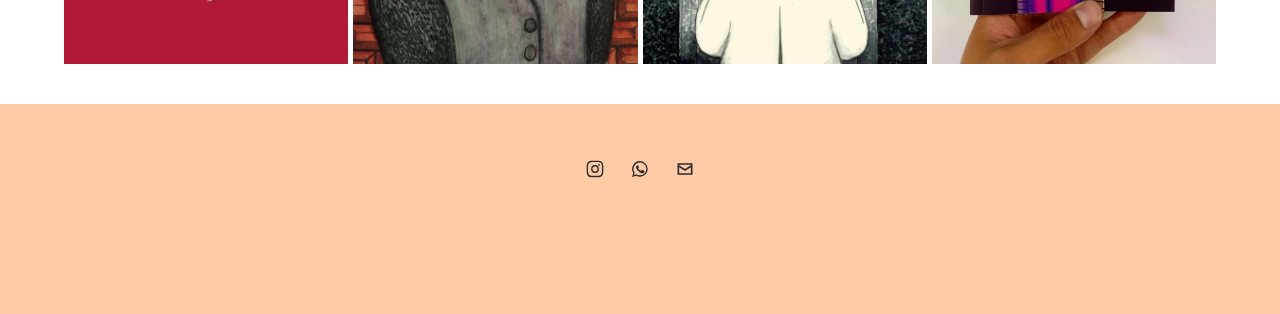
<file: proyectos/album-diez.html>
<!doctype html>
<html lang="es">
<head>
<meta charset="utf-8">
<meta name="viewport" content="width=device-width, initial-scale=1">
<title>Fabián Leguizamón - Álbum Diez</title>
<meta name="description" content="Álbum Diez – Varsky + Sanguineti (2023). Ilustración de Fabián Leguizamón.">
<meta property="og:title" content="Fabián Leguizamón - Álbum Diez">
<meta property="og:description" content="Álbum Diez – Varsky + Sanguineti (2023). Ilustración de Fabián Leguizamón.">
<link rel="stylesheet" href="../assets/fonts.css">
<link rel="stylesheet" href="../assets/style.css">
<link rel="icon" href="data:image/svg+xml,%3Csvg xmlns='http://www.w3.org/2000/svg' viewBox='0 0 32 32'%3E%3Crect width='32' height='32' fill='%23111'/%3E%3Ctext x='16' y='22' font-family='monospace' font-weight='700' font-size='16' fill='%23fff' text-anchor='middle'%3EFL%3C/text%3E%3C/svg%3E">
</head>
<body>
<header class="site-header">
  <nav class="nav"><a href="../about.html">About</a><a href="../index.html">Portfolio</a><a href="../contact.html">Contact</a></nav>
  <div class="logo-wrap"><a class="logo" href="../index.html">Fabián Leguizamón</a></div>
  <div class="social nav-social"><ul><li><a href="https://www.instagram.com/nieko.ilus/" aria-label="Instagram" target="_blank" rel="noopener"><svg viewBox="0 0 24 24" aria-hidden="true"><path d="M12 7.3A4.7 4.7 0 1 0 12 16.7 4.7 4.7 0 0 0 12 7.3zm0 7.7a3 3 0 1 1 0-6 3 3 0 0 1 0 6zm6-7.9a1.1 1.1 0 1 1-2.2 0 1.1 1.1 0 0 1 2.2 0zM12 3.6c2.7 0 3 0 4.1.1 2.7.1 4 1.4 4.1 4.1.1 1.1.1 1.4.1 4.1s0 3-.1 4.1c-.1 2.7-1.4 4-4.1 4.1-1.1.1-1.4.1-4.1.1s-3 0-4.1-.1c-2.7-.1-4-1.4-4.1-4.1C3.7 15 3.6 14.7 3.6 12s0-3 .1-4.1c.1-2.7 1.4-4 4.1-4.1C8.9 3.6 9.3 3.6 12 3.6zM12 2C9.3 2 8.9 2 7.9 2.1 4.2 2.2 2.2 4.2 2.1 7.9 2 8.9 2 9.3 2 12s0 3.1.1 4.1c.1 3.7 2.2 5.7 5.8 5.8 1 .1 1.4.1 4.1.1s3.1 0 4.1-.1c3.6-.1 5.7-2.2 5.8-5.8.1-1 .1-1.4.1-4.1s0-3.1-.1-4.1c-.1-3.6-2.2-5.7-5.8-5.8C15.1 2 14.7 2 12 2z"/></svg></a></li><li><a href="https://wa.me/5491123005073" aria-label="WhatsApp" target="_blank" rel="noopener"><svg viewBox="0 0 24 24" aria-hidden="true"><path d="M12 2.5a9.4 9.4 0 0 0-8.1 14.2L2.5 21.5l4.9-1.3A9.4 9.4 0 1 0 12 2.5zm0 17.1c-1.4 0-2.8-.4-4-1.1l-.3-.2-2.9.8.8-2.8-.2-.3A7.7 7.7 0 1 1 12 19.6zm4.3-5.8c-.2-.1-1.4-.7-1.6-.8-.2-.1-.4-.1-.5.1l-.7.9c-.1.2-.3.2-.5.1a6.3 6.3 0 0 1-3.1-2.7c-.2-.4.2-.4.7-1.3.1-.2 0-.3 0-.4l-.7-1.7c-.2-.5-.4-.4-.5-.4h-.5a.9.9 0 0 0-.7.3 2.8 2.8 0 0 0-.9 2.1c0 1.2.9 2.4 1 2.6.1.2 1.8 2.7 4.3 3.8 1.6.7 2.2.7 3 .6.5-.1 1.4-.6 1.6-1.2.2-.6.2-1.1.1-1.2l-.5-.3z"/></svg></a></li><li><a href="mailto:fleguizamon@unsam.edu.ar" aria-label="Email"><svg viewBox="0 0 24 24" aria-hidden="true"><path d="M3 5h18v14H3V5zm2 2v.4l7 4.6 7-4.6V7H5zm14 2.8-7 4.6-7-4.6V17h14V9.8z"/></svg></a></li></ul></div>
  <button class="hamburger" type="button" aria-label="Abrir menú" aria-expanded="false" aria-controls="responsive-nav"><i></i><i></i><i></i></button>
</header>
<div class="responsive-nav" id="responsive-nav" hidden>
  <button class="close-nav" type="button" aria-label="Cerrar menú"></button>
  <nav><a href="../about.html">About</a><a href="../index.html">Portfolio</a><a href="../contact.html">Contact</a></nav>
  <div class="social"><ul><li><a href="https://www.instagram.com/nieko.ilus/" aria-label="Instagram" target="_blank" rel="noopener"><svg viewBox="0 0 24 24" aria-hidden="true"><path d="M12 7.3A4.7 4.7 0 1 0 12 16.7 4.7 4.7 0 0 0 12 7.3zm0 7.7a3 3 0 1 1 0-6 3 3 0 0 1 0 6zm6-7.9a1.1 1.1 0 1 1-2.2 0 1.1 1.1 0 0 1 2.2 0zM12 3.6c2.7 0 3 0 4.1.1 2.7.1 4 1.4 4.1 4.1.1 1.1.1 1.4.1 4.1s0 3-.1 4.1c-.1 2.7-1.4 4-4.1 4.1-1.1.1-1.4.1-4.1.1s-3 0-4.1-.1c-2.7-.1-4-1.4-4.1-4.1C3.7 15 3.6 14.7 3.6 12s0-3 .1-4.1c.1-2.7 1.4-4 4.1-4.1C8.9 3.6 9.3 3.6 12 3.6zM12 2C9.3 2 8.9 2 7.9 2.1 4.2 2.2 2.2 4.2 2.1 7.9 2 8.9 2 9.3 2 12s0 3.1.1 4.1c.1 3.7 2.2 5.7 5.8 5.8 1 .1 1.4.1 4.1.1s3.1 0 4.1-.1c3.6-.1 5.7-2.2 5.8-5.8.1-1 .1-1.4.1-4.1s0-3.1-.1-4.1c-.1-3.6-2.2-5.7-5.8-5.8C15.1 2 14.7 2 12 2z"/></svg></a></li><li><a href="https://wa.me/5491123005073" aria-label="WhatsApp" target="_blank" rel="noopener"><svg viewBox="0 0 24 24" aria-hidden="true"><path d="M12 2.5a9.4 9.4 0 0 0-8.1 14.2L2.5 21.5l4.9-1.3A9.4 9.4 0 1 0 12 2.5zm0 17.1c-1.4 0-2.8-.4-4-1.1l-.3-.2-2.9.8.8-2.8-.2-.3A7.7 7.7 0 1 1 12 19.6zm4.3-5.8c-.2-.1-1.4-.7-1.6-.8-.2-.1-.4-.1-.5.1l-.7.9c-.1.2-.3.2-.5.1a6.3 6.3 0 0 1-3.1-2.7c-.2-.4.2-.4.7-1.3.1-.2 0-.3 0-.4l-.7-1.7c-.2-.5-.4-.4-.5-.4h-.5a.9.9 0 0 0-.7.3 2.8 2.8 0 0 0-.9 2.1c0 1.2.9 2.4 1 2.6.1.2 1.8 2.7 4.3 3.8 1.6.7 2.2.7 3 .6.5-.1 1.4-.6 1.6-1.2.2-.6.2-1.1.1-1.2l-.5-.3z"/></svg></a></li><li><a href="mailto:fleguizamon@unsam.edu.ar" aria-label="Email"><svg viewBox="0 0 24 24" aria-hidden="true"><path d="M3 5h18v14H3V5zm2 2v.4l7 4.6 7-4.6V7H5zm14 2.8-7 4.6-7-4.6V17h14V9.8z"/></svg></a></li></ul></div>
</div>
<main class="site-content">
<article class="page">
  <header class="page-header">
    <h1 class="title">Álbum Diez</h1>
    <p class="description">Varsky + Sanguineti (2023)</p>
  </header>
  <div class="module module-text two-col">
    <div class="rich-text"><p><small>ESP.</small> <b class="cat">Musical.</b> El 16 de abril de 2023, en la cúpula del CCK, cien personas dibujaron interpretaciones en vivo de los diez temas de <i>Diez</i>. Música: Marco Sanguineti Quinteto. Curaduría: Laura Varsky.</p></div>
    <div class="rich-text"><p><small>ENG.</small> On April 16, 2023, under the dome of the CCK, one hundred people drew live interpretations of the ten tracks of <i>Diez</i>. Music: Marco Sanguineti Quintet. Curated by Laura Varsky.</p></div>
  </div>
<div class="module module-collection"><figure style="flex:1.0000 1 0"><img src="../assets/img/album-diez/album-diez-01.jpg" width="953" height="953" alt="Álbum Diez" sizes="(max-width: 932px) 50vw, 36vw" loading="lazy" decoding="async"></figure><figure style="flex:1.0000 1 0"><img src="../assets/img/album-diez/album-diez-02.jpg" width="953" height="953" alt="Álbum Diez" sizes="(max-width: 932px) 50vw, 36vw" loading="lazy" decoding="async"></figure></div>
<div class="module module-collection"><figure style="flex:0.6984 1 0"><img src="../assets/img/album-diez/album-diez-03.jpg" width="609" height="872" alt="Álbum Diez" sizes="(max-width: 932px) 33vw, 24vw" loading="lazy" decoding="async"></figure><figure style="flex:0.9442 1 0"><img src="../assets/img/album-diez/album-diez-04.jpg" width="1473" height="1560" alt="Álbum Diez" sizes="(max-width: 932px) 33vw, 24vw" loading="lazy" decoding="async"></figure><figure style="flex:1.5411 1 0"><img src="../assets/img/album-diez/album-diez-05.jpg" width="581" height="377" alt="Álbum Diez" sizes="(max-width: 932px) 33vw, 24vw" loading="lazy" decoding="async"></figure></div>
</article>
<section class="other-projects">
  <h2 class="other-projects-title">Otros proyectos / Other projects:</h2>
  <div class="covers covers--others"><a class="project-cover" href="../proyectos/lugares-comunes.html">
  <img src="../assets/img/lugares-comunes/lugares-comunes-02.jpg" width="969" height="969" alt="Lugares comunes" loading="lazy" decoding="async">
  <span class="details"><span class="details-inner">
    <span class="title">Lugares comunes</span>
    
  </span></span>
</a><a class="project-cover" href="../proyectos/exposiciones.html">
  <img src="../assets/img/exposiciones/exposiciones-02.jpg" width="994" height="907" alt="Exposiciones" loading="lazy" decoding="async">
  <span class="details"><span class="details-inner">
    <span class="title">Exposiciones</span>
    
  </span></span>
</a><a class="project-cover" href="../proyectos/proyectos-personales.html">
  <img src="../assets/img/proyectos-personales/proyectos-personales-01.jpg" width="1279" height="1601" alt="Proyectos personales" loading="lazy" decoding="async">
  <span class="details"><span class="details-inner">
    <span class="title">Proyectos personales</span>
    
  </span></span>
</a><a class="project-cover" href="../proyectos/en-el-cielo-brillaban.html">
  <img src="../assets/img/en-el-cielo/en-el-cielo-01.jpg" width="980" height="1294" alt="En el cielo brillaban los anuncios comerciales" loading="lazy" decoding="async">
  <span class="details"><span class="details-inner">
    <span class="title">En el cielo brillaban los anuncios comerciales</span>
    
  </span></span>
</a></div>
</section>
</main>
<footer class="site-footer"><div class="social"><ul><li><a href="https://www.instagram.com/nieko.ilus/" aria-label="Instagram" target="_blank" rel="noopener"><svg viewBox="0 0 24 24" aria-hidden="true"><path d="M12 7.3A4.7 4.7 0 1 0 12 16.7 4.7 4.7 0 0 0 12 7.3zm0 7.7a3 3 0 1 1 0-6 3 3 0 0 1 0 6zm6-7.9a1.1 1.1 0 1 1-2.2 0 1.1 1.1 0 0 1 2.2 0zM12 3.6c2.7 0 3 0 4.1.1 2.7.1 4 1.4 4.1 4.1.1 1.1.1 1.4.1 4.1s0 3-.1 4.1c-.1 2.7-1.4 4-4.1 4.1-1.1.1-1.4.1-4.1.1s-3 0-4.1-.1c-2.7-.1-4-1.4-4.1-4.1C3.7 15 3.6 14.7 3.6 12s0-3 .1-4.1c.1-2.7 1.4-4 4.1-4.1C8.9 3.6 9.3 3.6 12 3.6zM12 2C9.3 2 8.9 2 7.9 2.1 4.2 2.2 2.2 4.2 2.1 7.9 2 8.9 2 9.3 2 12s0 3.1.1 4.1c.1 3.7 2.2 5.7 5.8 5.8 1 .1 1.4.1 4.1.1s3.1 0 4.1-.1c3.6-.1 5.7-2.2 5.8-5.8.1-1 .1-1.4.1-4.1s0-3.1-.1-4.1c-.1-3.6-2.2-5.7-5.8-5.8C15.1 2 14.7 2 12 2z"/></svg></a></li><li><a href="https://wa.me/5491123005073" aria-label="WhatsApp" target="_blank" rel="noopener"><svg viewBox="0 0 24 24" aria-hidden="true"><path d="M12 2.5a9.4 9.4 0 0 0-8.1 14.2L2.5 21.5l4.9-1.3A9.4 9.4 0 1 0 12 2.5zm0 17.1c-1.4 0-2.8-.4-4-1.1l-.3-.2-2.9.8.8-2.8-.2-.3A7.7 7.7 0 1 1 12 19.6zm4.3-5.8c-.2-.1-1.4-.7-1.6-.8-.2-.1-.4-.1-.5.1l-.7.9c-.1.2-.3.2-.5.1a6.3 6.3 0 0 1-3.1-2.7c-.2-.4.2-.4.7-1.3.1-.2 0-.3 0-.4l-.7-1.7c-.2-.5-.4-.4-.5-.4h-.5a.9.9 0 0 0-.7.3 2.8 2.8 0 0 0-.9 2.1c0 1.2.9 2.4 1 2.6.1.2 1.8 2.7 4.3 3.8 1.6.7 2.2.7 3 .6.5-.1 1.4-.6 1.6-1.2.2-.6.2-1.1.1-1.2l-.5-.3z"/></svg></a></li><li><a href="mailto:fleguizamon@unsam.edu.ar" aria-label="Email"><svg viewBox="0 0 24 24" aria-hidden="true"><path d="M3 5h18v14H3V5zm2 2v.4l7 4.6 7-4.6V7H5zm14 2.8-7 4.6-7-4.6V17h14V9.8z"/></svg></a></li></ul></div></footer>
<a class="back-to-top" href="#top" aria-label="Volver arriba"><svg viewBox="0 0 26 26" aria-hidden="true"><path d="M13 3.6 5.3 11.3l1.4 1.4L12 7.4V22h2V7.4l5.3 5.3 1.4-1.4z"/></svg></a>
<script src="../assets/main.js" defer></script>
</body>
</html>
</file>
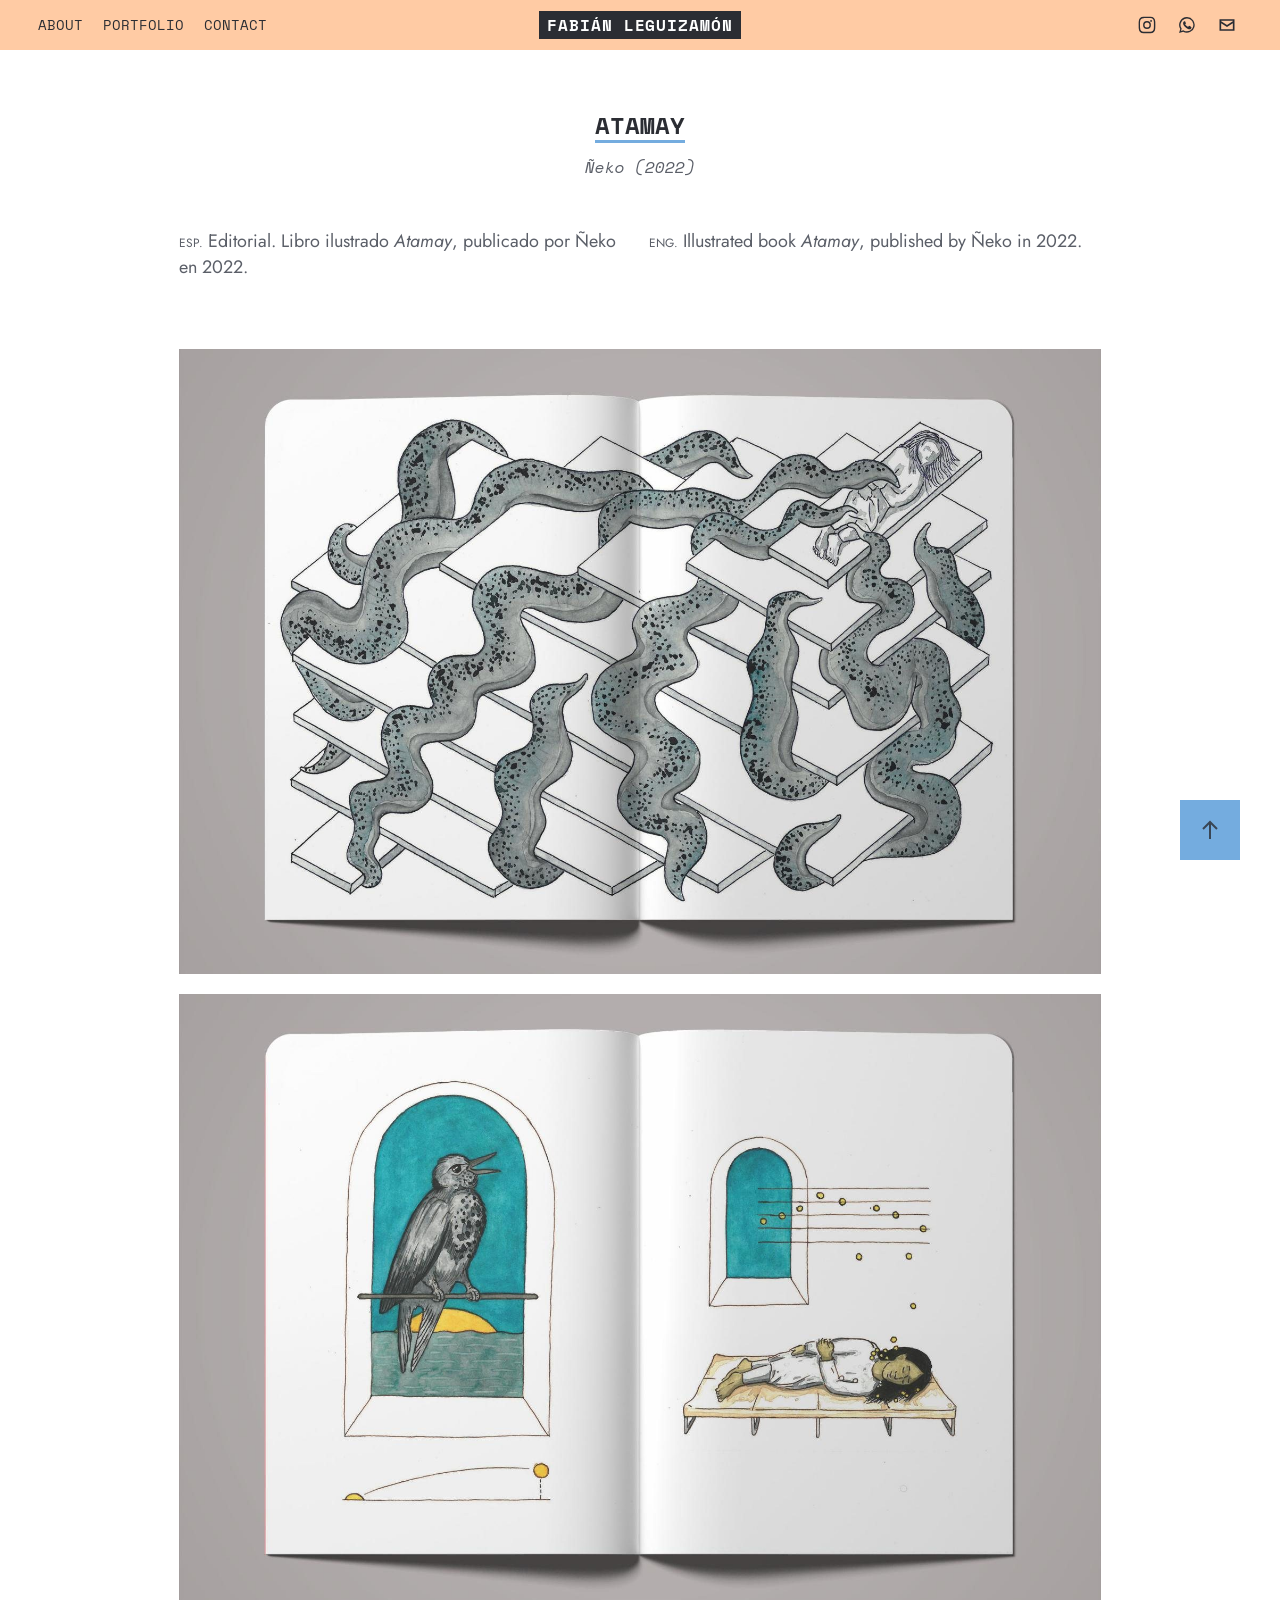
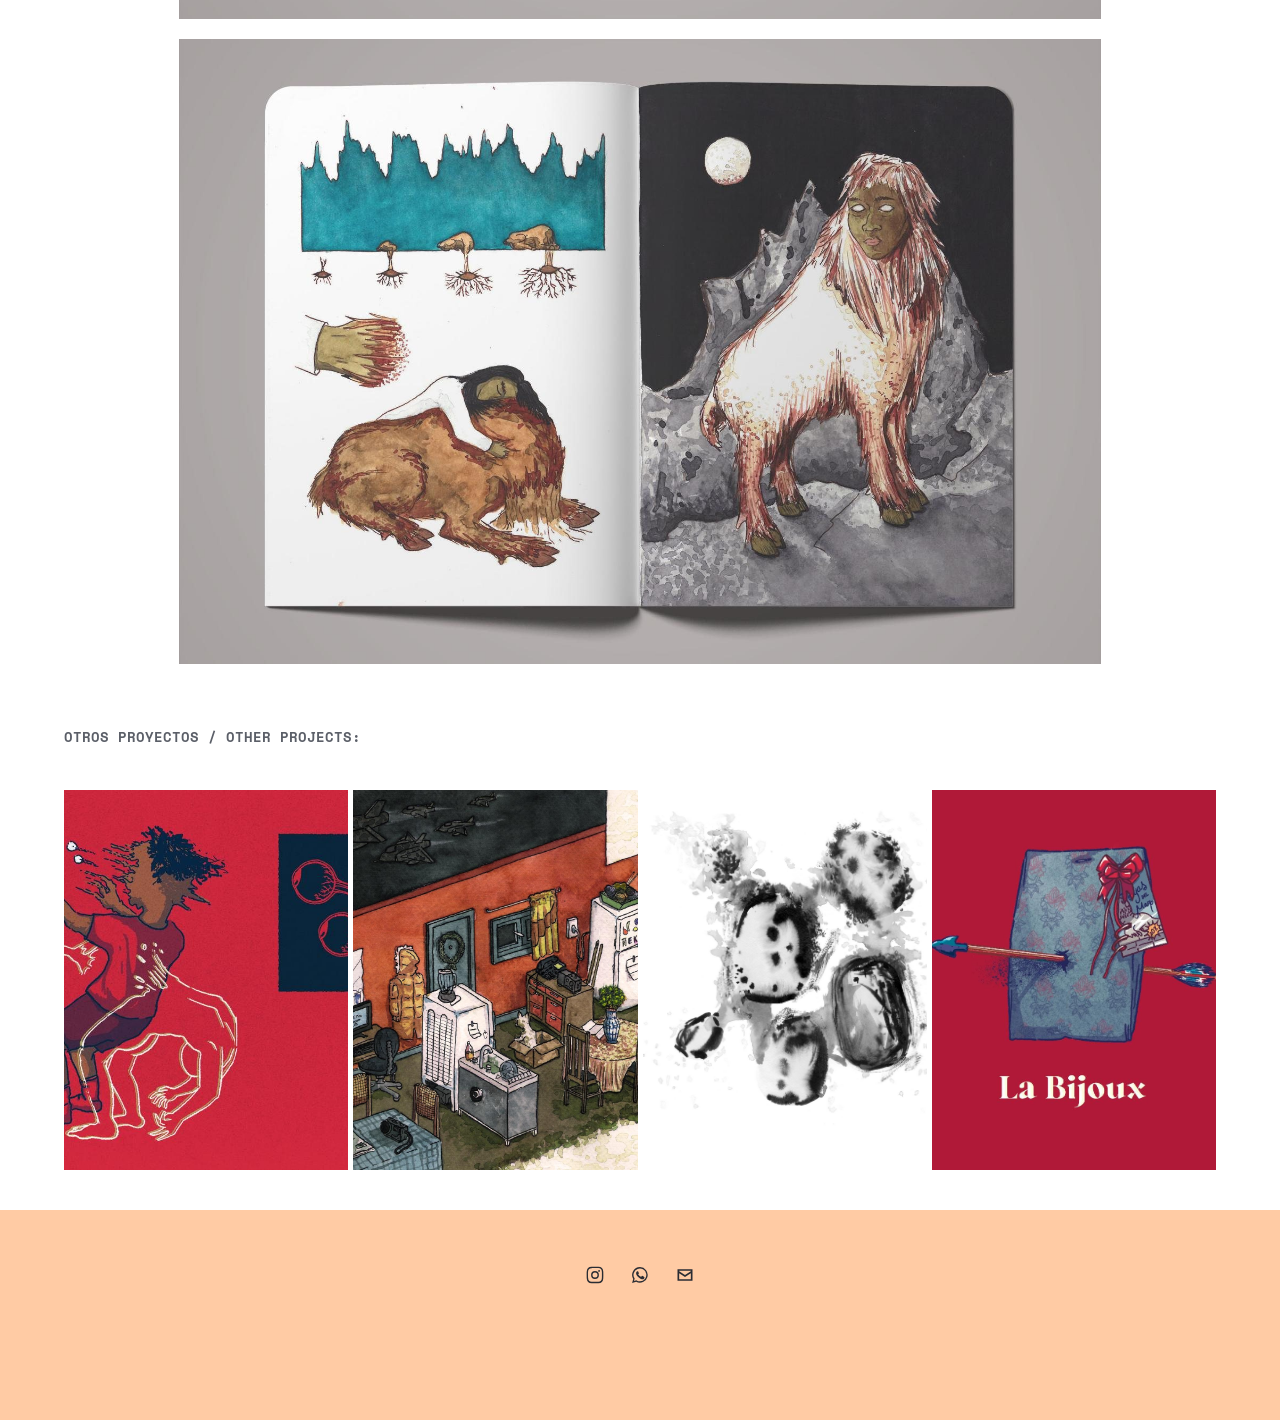
<file: proyectos/atamay.html>
<!doctype html>
<html lang="es">
<head>
<meta charset="utf-8">
<meta name="viewport" content="width=device-width, initial-scale=1">
<title>Fabián Leguizamón - Atamay</title>
<meta name="description" content="Atamay – Ñeko (2022). Ilustración de Fabián Leguizamón.">
<meta property="og:title" content="Fabián Leguizamón - Atamay">
<meta property="og:description" content="Atamay – Ñeko (2022). Ilustración de Fabián Leguizamón.">
<link rel="stylesheet" href="../assets/fonts.css">
<link rel="stylesheet" href="../assets/style.css">
<link rel="icon" href="data:image/svg+xml,%3Csvg xmlns='http://www.w3.org/2000/svg' viewBox='0 0 32 32'%3E%3Crect width='32' height='32' fill='%23111'/%3E%3Ctext x='16' y='22' font-family='monospace' font-weight='700' font-size='16' fill='%23fff' text-anchor='middle'%3EFL%3C/text%3E%3C/svg%3E">
</head>
<body>
<header class="site-header">
  <nav class="nav"><a href="../about.html">About</a><a href="../index.html">Portfolio</a><a href="../contact.html">Contact</a></nav>
  <div class="logo-wrap"><a class="logo" href="../index.html">Fabián Leguizamón</a></div>
  <div class="social nav-social"><ul><li><a href="https://www.instagram.com/nieko.ilus/" aria-label="Instagram" target="_blank" rel="noopener"><svg viewBox="0 0 24 24" aria-hidden="true"><path d="M12 7.3A4.7 4.7 0 1 0 12 16.7 4.7 4.7 0 0 0 12 7.3zm0 7.7a3 3 0 1 1 0-6 3 3 0 0 1 0 6zm6-7.9a1.1 1.1 0 1 1-2.2 0 1.1 1.1 0 0 1 2.2 0zM12 3.6c2.7 0 3 0 4.1.1 2.7.1 4 1.4 4.1 4.1.1 1.1.1 1.4.1 4.1s0 3-.1 4.1c-.1 2.7-1.4 4-4.1 4.1-1.1.1-1.4.1-4.1.1s-3 0-4.1-.1c-2.7-.1-4-1.4-4.1-4.1C3.7 15 3.6 14.7 3.6 12s0-3 .1-4.1c.1-2.7 1.4-4 4.1-4.1C8.9 3.6 9.3 3.6 12 3.6zM12 2C9.3 2 8.9 2 7.9 2.1 4.2 2.2 2.2 4.2 2.1 7.9 2 8.9 2 9.3 2 12s0 3.1.1 4.1c.1 3.7 2.2 5.7 5.8 5.8 1 .1 1.4.1 4.1.1s3.1 0 4.1-.1c3.6-.1 5.7-2.2 5.8-5.8.1-1 .1-1.4.1-4.1s0-3.1-.1-4.1c-.1-3.6-2.2-5.7-5.8-5.8C15.1 2 14.7 2 12 2z"/></svg></a></li><li><a href="https://wa.me/5491123005073" aria-label="WhatsApp" target="_blank" rel="noopener"><svg viewBox="0 0 24 24" aria-hidden="true"><path d="M12 2.5a9.4 9.4 0 0 0-8.1 14.2L2.5 21.5l4.9-1.3A9.4 9.4 0 1 0 12 2.5zm0 17.1c-1.4 0-2.8-.4-4-1.1l-.3-.2-2.9.8.8-2.8-.2-.3A7.7 7.7 0 1 1 12 19.6zm4.3-5.8c-.2-.1-1.4-.7-1.6-.8-.2-.1-.4-.1-.5.1l-.7.9c-.1.2-.3.2-.5.1a6.3 6.3 0 0 1-3.1-2.7c-.2-.4.2-.4.7-1.3.1-.2 0-.3 0-.4l-.7-1.7c-.2-.5-.4-.4-.5-.4h-.5a.9.9 0 0 0-.7.3 2.8 2.8 0 0 0-.9 2.1c0 1.2.9 2.4 1 2.6.1.2 1.8 2.7 4.3 3.8 1.6.7 2.2.7 3 .6.5-.1 1.4-.6 1.6-1.2.2-.6.2-1.1.1-1.2l-.5-.3z"/></svg></a></li><li><a href="mailto:fleguizamon@unsam.edu.ar" aria-label="Email"><svg viewBox="0 0 24 24" aria-hidden="true"><path d="M3 5h18v14H3V5zm2 2v.4l7 4.6 7-4.6V7H5zm14 2.8-7 4.6-7-4.6V17h14V9.8z"/></svg></a></li></ul></div>
  <button class="hamburger" type="button" aria-label="Abrir menú" aria-expanded="false" aria-controls="responsive-nav"><i></i><i></i><i></i></button>
</header>
<div class="responsive-nav" id="responsive-nav" hidden>
  <button class="close-nav" type="button" aria-label="Cerrar menú"></button>
  <nav><a href="../about.html">About</a><a href="../index.html">Portfolio</a><a href="../contact.html">Contact</a></nav>
  <div class="social"><ul><li><a href="https://www.instagram.com/nieko.ilus/" aria-label="Instagram" target="_blank" rel="noopener"><svg viewBox="0 0 24 24" aria-hidden="true"><path d="M12 7.3A4.7 4.7 0 1 0 12 16.7 4.7 4.7 0 0 0 12 7.3zm0 7.7a3 3 0 1 1 0-6 3 3 0 0 1 0 6zm6-7.9a1.1 1.1 0 1 1-2.2 0 1.1 1.1 0 0 1 2.2 0zM12 3.6c2.7 0 3 0 4.1.1 2.7.1 4 1.4 4.1 4.1.1 1.1.1 1.4.1 4.1s0 3-.1 4.1c-.1 2.7-1.4 4-4.1 4.1-1.1.1-1.4.1-4.1.1s-3 0-4.1-.1c-2.7-.1-4-1.4-4.1-4.1C3.7 15 3.6 14.7 3.6 12s0-3 .1-4.1c.1-2.7 1.4-4 4.1-4.1C8.9 3.6 9.3 3.6 12 3.6zM12 2C9.3 2 8.9 2 7.9 2.1 4.2 2.2 2.2 4.2 2.1 7.9 2 8.9 2 9.3 2 12s0 3.1.1 4.1c.1 3.7 2.2 5.7 5.8 5.8 1 .1 1.4.1 4.1.1s3.1 0 4.1-.1c3.6-.1 5.7-2.2 5.8-5.8.1-1 .1-1.4.1-4.1s0-3.1-.1-4.1c-.1-3.6-2.2-5.7-5.8-5.8C15.1 2 14.7 2 12 2z"/></svg></a></li><li><a href="https://wa.me/5491123005073" aria-label="WhatsApp" target="_blank" rel="noopener"><svg viewBox="0 0 24 24" aria-hidden="true"><path d="M12 2.5a9.4 9.4 0 0 0-8.1 14.2L2.5 21.5l4.9-1.3A9.4 9.4 0 1 0 12 2.5zm0 17.1c-1.4 0-2.8-.4-4-1.1l-.3-.2-2.9.8.8-2.8-.2-.3A7.7 7.7 0 1 1 12 19.6zm4.3-5.8c-.2-.1-1.4-.7-1.6-.8-.2-.1-.4-.1-.5.1l-.7.9c-.1.2-.3.2-.5.1a6.3 6.3 0 0 1-3.1-2.7c-.2-.4.2-.4.7-1.3.1-.2 0-.3 0-.4l-.7-1.7c-.2-.5-.4-.4-.5-.4h-.5a.9.9 0 0 0-.7.3 2.8 2.8 0 0 0-.9 2.1c0 1.2.9 2.4 1 2.6.1.2 1.8 2.7 4.3 3.8 1.6.7 2.2.7 3 .6.5-.1 1.4-.6 1.6-1.2.2-.6.2-1.1.1-1.2l-.5-.3z"/></svg></a></li><li><a href="mailto:fleguizamon@unsam.edu.ar" aria-label="Email"><svg viewBox="0 0 24 24" aria-hidden="true"><path d="M3 5h18v14H3V5zm2 2v.4l7 4.6 7-4.6V7H5zm14 2.8-7 4.6-7-4.6V17h14V9.8z"/></svg></a></li></ul></div>
</div>
<main class="site-content">
<article class="page">
  <header class="page-header">
    <h1 class="title">Atamay</h1>
    <p class="description">Ñeko (2022)</p>
  </header>
  <div class="module module-text two-col">
    <div class="rich-text"><p><small>ESP.</small> <b class="cat">Editorial.</b> Libro ilustrado <i>Atamay</i>, publicado por Ñeko en 2022.</p></div>
    <div class="rich-text"><p><small>ENG.</small> Illustrated book <i>Atamay</i>, published by Ñeko in 2022.</p></div>
  </div>
<figure class="module module-image"><img src="../assets/img/atamay/atamay-01.jpg" width="1733" height="1175" alt="Atamay" sizes="(max-width: 932px) 100vw, 72vw" loading="lazy" decoding="async"></figure>
<figure class="module module-image"><img src="../assets/img/atamay/atamay-02.jpg" width="1733" height="1175" alt="Atamay" sizes="(max-width: 932px) 100vw, 72vw" loading="lazy" decoding="async"></figure>
<figure class="module module-image"><img src="../assets/img/atamay/atamay-03.jpg" width="1733" height="1176" alt="Atamay" sizes="(max-width: 932px) 100vw, 72vw" loading="lazy" decoding="async"></figure>
</article>
<section class="other-projects">
  <h2 class="other-projects-title">Otros proyectos / Other projects:</h2>
  <div class="covers covers--others"><a class="project-cover" href="../proyectos/el-pacto.html">
  <img src="../assets/img/el-pacto/el-pacto-05.jpg" width="974" height="689" alt="El pacto" loading="lazy" decoding="async">
  <span class="details"><span class="details-inner">
    <span class="title">El pacto</span>
    
  </span></span>
</a><a class="project-cover" href="../proyectos/ventanas.html">
  <img src="../assets/img/ventanas/ventanas-01.jpg" width="1954" height="1229" alt="Ventanas" loading="lazy" decoding="async">
  <span class="details"><span class="details-inner">
    <span class="title">Ventanas</span>
    
  </span></span>
</a><a class="project-cover" href="../proyectos/album-diez.html">
  <img src="../assets/img/album-diez/album-diez-04.jpg" width="1473" height="1560" alt="Álbum Diez" loading="lazy" decoding="async">
  <span class="details"><span class="details-inner">
    <span class="title">Álbum Diez</span>
    
  </span></span>
</a><a class="project-cover" href="../proyectos/lugares-comunes.html">
  <img src="../assets/img/lugares-comunes/lugares-comunes-02.jpg" width="969" height="969" alt="Lugares comunes" loading="lazy" decoding="async">
  <span class="details"><span class="details-inner">
    <span class="title">Lugares comunes</span>
    
  </span></span>
</a></div>
</section>
</main>
<footer class="site-footer"><div class="social"><ul><li><a href="https://www.instagram.com/nieko.ilus/" aria-label="Instagram" target="_blank" rel="noopener"><svg viewBox="0 0 24 24" aria-hidden="true"><path d="M12 7.3A4.7 4.7 0 1 0 12 16.7 4.7 4.7 0 0 0 12 7.3zm0 7.7a3 3 0 1 1 0-6 3 3 0 0 1 0 6zm6-7.9a1.1 1.1 0 1 1-2.2 0 1.1 1.1 0 0 1 2.2 0zM12 3.6c2.7 0 3 0 4.1.1 2.7.1 4 1.4 4.1 4.1.1 1.1.1 1.4.1 4.1s0 3-.1 4.1c-.1 2.7-1.4 4-4.1 4.1-1.1.1-1.4.1-4.1.1s-3 0-4.1-.1c-2.7-.1-4-1.4-4.1-4.1C3.7 15 3.6 14.7 3.6 12s0-3 .1-4.1c.1-2.7 1.4-4 4.1-4.1C8.9 3.6 9.3 3.6 12 3.6zM12 2C9.3 2 8.9 2 7.9 2.1 4.2 2.2 2.2 4.2 2.1 7.9 2 8.9 2 9.3 2 12s0 3.1.1 4.1c.1 3.7 2.2 5.7 5.8 5.8 1 .1 1.4.1 4.1.1s3.1 0 4.1-.1c3.6-.1 5.7-2.2 5.8-5.8.1-1 .1-1.4.1-4.1s0-3.1-.1-4.1c-.1-3.6-2.2-5.7-5.8-5.8C15.1 2 14.7 2 12 2z"/></svg></a></li><li><a href="https://wa.me/5491123005073" aria-label="WhatsApp" target="_blank" rel="noopener"><svg viewBox="0 0 24 24" aria-hidden="true"><path d="M12 2.5a9.4 9.4 0 0 0-8.1 14.2L2.5 21.5l4.9-1.3A9.4 9.4 0 1 0 12 2.5zm0 17.1c-1.4 0-2.8-.4-4-1.1l-.3-.2-2.9.8.8-2.8-.2-.3A7.7 7.7 0 1 1 12 19.6zm4.3-5.8c-.2-.1-1.4-.7-1.6-.8-.2-.1-.4-.1-.5.1l-.7.9c-.1.2-.3.2-.5.1a6.3 6.3 0 0 1-3.1-2.7c-.2-.4.2-.4.7-1.3.1-.2 0-.3 0-.4l-.7-1.7c-.2-.5-.4-.4-.5-.4h-.5a.9.9 0 0 0-.7.3 2.8 2.8 0 0 0-.9 2.1c0 1.2.9 2.4 1 2.6.1.2 1.8 2.7 4.3 3.8 1.6.7 2.2.7 3 .6.5-.1 1.4-.6 1.6-1.2.2-.6.2-1.1.1-1.2l-.5-.3z"/></svg></a></li><li><a href="mailto:fleguizamon@unsam.edu.ar" aria-label="Email"><svg viewBox="0 0 24 24" aria-hidden="true"><path d="M3 5h18v14H3V5zm2 2v.4l7 4.6 7-4.6V7H5zm14 2.8-7 4.6-7-4.6V17h14V9.8z"/></svg></a></li></ul></div></footer>
<a class="back-to-top" href="#top" aria-label="Volver arriba"><svg viewBox="0 0 26 26" aria-hidden="true"><path d="M13 3.6 5.3 11.3l1.4 1.4L12 7.4V22h2V7.4l5.3 5.3 1.4-1.4z"/></svg></a>
<script src="../assets/main.js" defer></script>
</body>
</html>
</file>
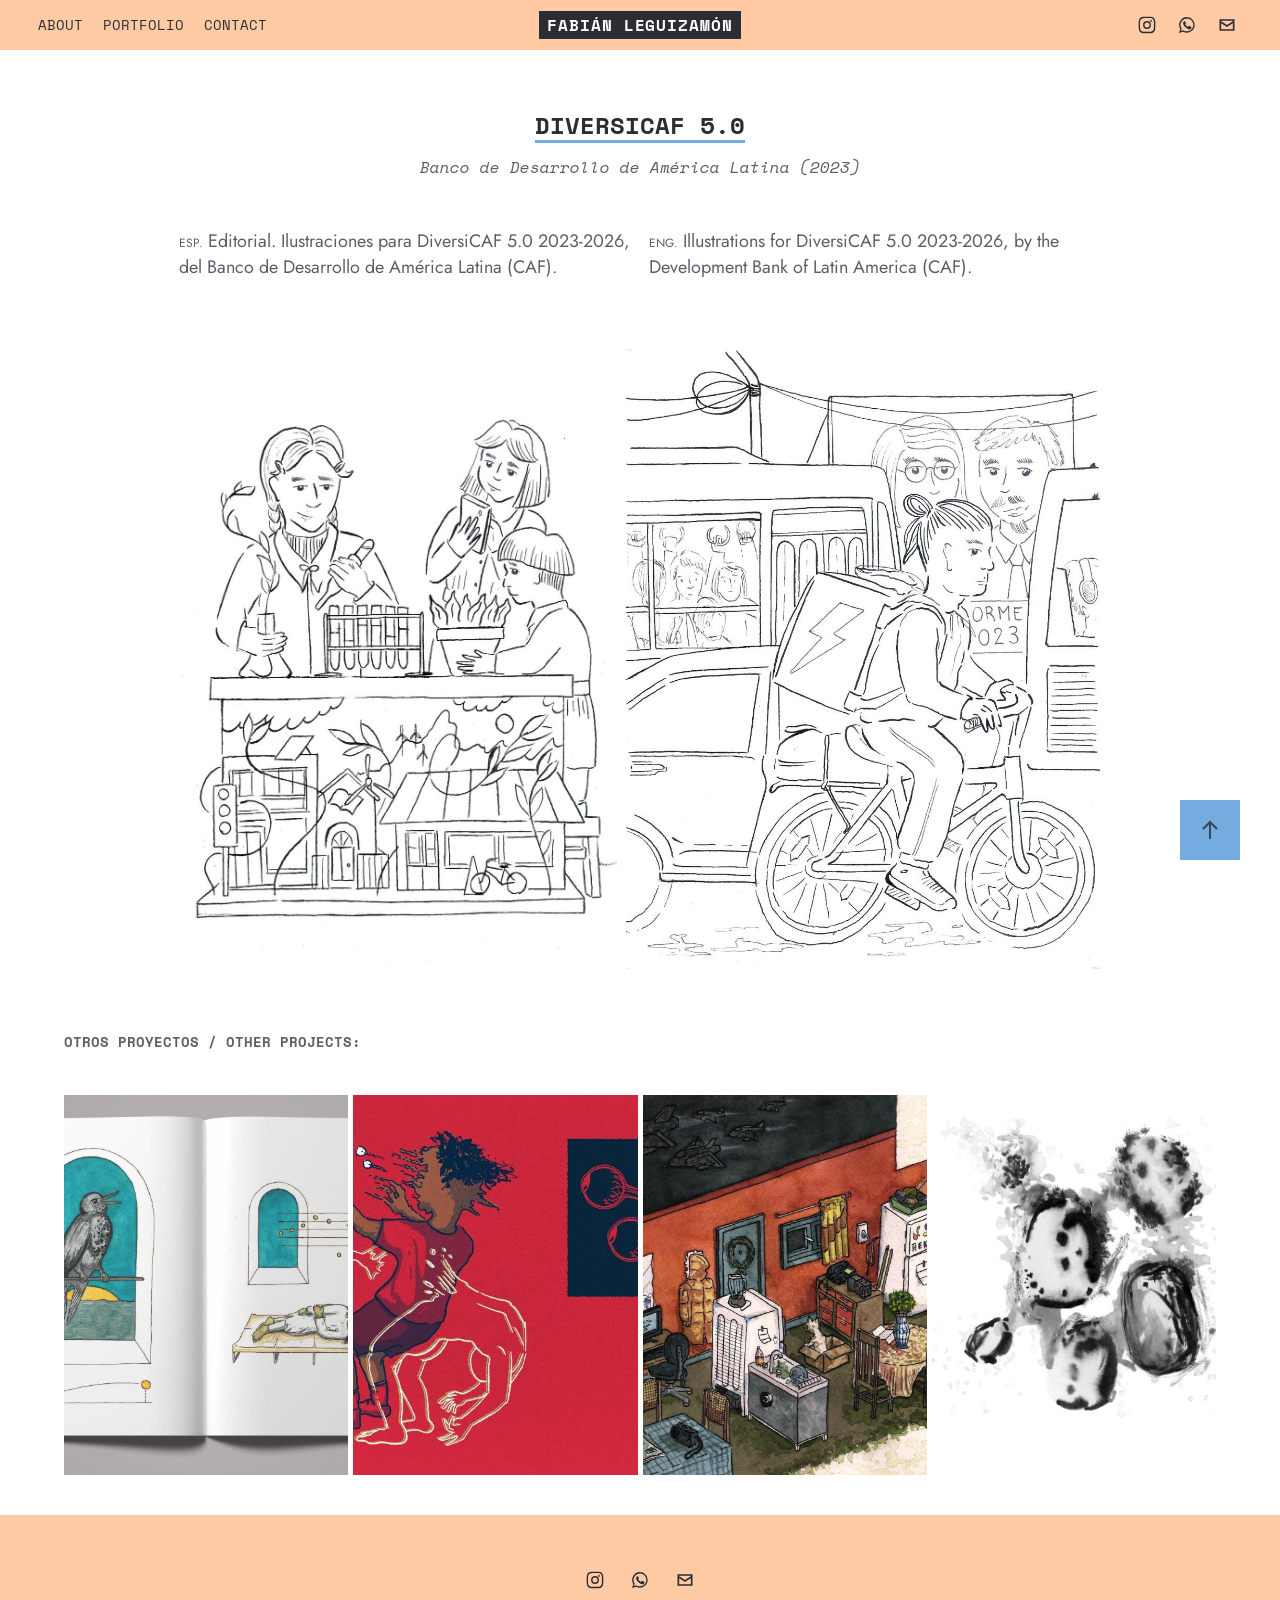
<file: proyectos/diversicaf.html>
<!doctype html>
<html lang="es">
<head>
<meta charset="utf-8">
<meta name="viewport" content="width=device-width, initial-scale=1">
<title>Fabián Leguizamón - DiversiCAF 5.0</title>
<meta name="description" content="DiversiCAF 5.0 – Banco de Desarrollo de América Latina (2023). Ilustración de Fabián Leguizamón.">
<meta property="og:title" content="Fabián Leguizamón - DiversiCAF 5.0">
<meta property="og:description" content="DiversiCAF 5.0 – Banco de Desarrollo de América Latina (2023). Ilustración de Fabián Leguizamón.">
<link rel="stylesheet" href="../assets/fonts.css">
<link rel="stylesheet" href="../assets/style.css">
<link rel="icon" href="data:image/svg+xml,%3Csvg xmlns='http://www.w3.org/2000/svg' viewBox='0 0 32 32'%3E%3Crect width='32' height='32' fill='%23111'/%3E%3Ctext x='16' y='22' font-family='monospace' font-weight='700' font-size='16' fill='%23fff' text-anchor='middle'%3EFL%3C/text%3E%3C/svg%3E">
</head>
<body>
<header class="site-header">
  <nav class="nav"><a href="../about.html">About</a><a href="../index.html">Portfolio</a><a href="../contact.html">Contact</a></nav>
  <div class="logo-wrap"><a class="logo" href="../index.html">Fabián Leguizamón</a></div>
  <div class="social nav-social"><ul><li><a href="https://www.instagram.com/nieko.ilus/" aria-label="Instagram" target="_blank" rel="noopener"><svg viewBox="0 0 24 24" aria-hidden="true"><path d="M12 7.3A4.7 4.7 0 1 0 12 16.7 4.7 4.7 0 0 0 12 7.3zm0 7.7a3 3 0 1 1 0-6 3 3 0 0 1 0 6zm6-7.9a1.1 1.1 0 1 1-2.2 0 1.1 1.1 0 0 1 2.2 0zM12 3.6c2.7 0 3 0 4.1.1 2.7.1 4 1.4 4.1 4.1.1 1.1.1 1.4.1 4.1s0 3-.1 4.1c-.1 2.7-1.4 4-4.1 4.1-1.1.1-1.4.1-4.1.1s-3 0-4.1-.1c-2.7-.1-4-1.4-4.1-4.1C3.7 15 3.6 14.7 3.6 12s0-3 .1-4.1c.1-2.7 1.4-4 4.1-4.1C8.9 3.6 9.3 3.6 12 3.6zM12 2C9.3 2 8.9 2 7.9 2.1 4.2 2.2 2.2 4.2 2.1 7.9 2 8.9 2 9.3 2 12s0 3.1.1 4.1c.1 3.7 2.2 5.7 5.8 5.8 1 .1 1.4.1 4.1.1s3.1 0 4.1-.1c3.6-.1 5.7-2.2 5.8-5.8.1-1 .1-1.4.1-4.1s0-3.1-.1-4.1c-.1-3.6-2.2-5.7-5.8-5.8C15.1 2 14.7 2 12 2z"/></svg></a></li><li><a href="https://wa.me/5491123005073" aria-label="WhatsApp" target="_blank" rel="noopener"><svg viewBox="0 0 24 24" aria-hidden="true"><path d="M12 2.5a9.4 9.4 0 0 0-8.1 14.2L2.5 21.5l4.9-1.3A9.4 9.4 0 1 0 12 2.5zm0 17.1c-1.4 0-2.8-.4-4-1.1l-.3-.2-2.9.8.8-2.8-.2-.3A7.7 7.7 0 1 1 12 19.6zm4.3-5.8c-.2-.1-1.4-.7-1.6-.8-.2-.1-.4-.1-.5.1l-.7.9c-.1.2-.3.2-.5.1a6.3 6.3 0 0 1-3.1-2.7c-.2-.4.2-.4.7-1.3.1-.2 0-.3 0-.4l-.7-1.7c-.2-.5-.4-.4-.5-.4h-.5a.9.9 0 0 0-.7.3 2.8 2.8 0 0 0-.9 2.1c0 1.2.9 2.4 1 2.6.1.2 1.8 2.7 4.3 3.8 1.6.7 2.2.7 3 .6.5-.1 1.4-.6 1.6-1.2.2-.6.2-1.1.1-1.2l-.5-.3z"/></svg></a></li><li><a href="mailto:fleguizamon@unsam.edu.ar" aria-label="Email"><svg viewBox="0 0 24 24" aria-hidden="true"><path d="M3 5h18v14H3V5zm2 2v.4l7 4.6 7-4.6V7H5zm14 2.8-7 4.6-7-4.6V17h14V9.8z"/></svg></a></li></ul></div>
  <button class="hamburger" type="button" aria-label="Abrir menú" aria-expanded="false" aria-controls="responsive-nav"><i></i><i></i><i></i></button>
</header>
<div class="responsive-nav" id="responsive-nav" hidden>
  <button class="close-nav" type="button" aria-label="Cerrar menú"></button>
  <nav><a href="../about.html">About</a><a href="../index.html">Portfolio</a><a href="../contact.html">Contact</a></nav>
  <div class="social"><ul><li><a href="https://www.instagram.com/nieko.ilus/" aria-label="Instagram" target="_blank" rel="noopener"><svg viewBox="0 0 24 24" aria-hidden="true"><path d="M12 7.3A4.7 4.7 0 1 0 12 16.7 4.7 4.7 0 0 0 12 7.3zm0 7.7a3 3 0 1 1 0-6 3 3 0 0 1 0 6zm6-7.9a1.1 1.1 0 1 1-2.2 0 1.1 1.1 0 0 1 2.2 0zM12 3.6c2.7 0 3 0 4.1.1 2.7.1 4 1.4 4.1 4.1.1 1.1.1 1.4.1 4.1s0 3-.1 4.1c-.1 2.7-1.4 4-4.1 4.1-1.1.1-1.4.1-4.1.1s-3 0-4.1-.1c-2.7-.1-4-1.4-4.1-4.1C3.7 15 3.6 14.7 3.6 12s0-3 .1-4.1c.1-2.7 1.4-4 4.1-4.1C8.9 3.6 9.3 3.6 12 3.6zM12 2C9.3 2 8.9 2 7.9 2.1 4.2 2.2 2.2 4.2 2.1 7.9 2 8.9 2 9.3 2 12s0 3.1.1 4.1c.1 3.7 2.2 5.7 5.8 5.8 1 .1 1.4.1 4.1.1s3.1 0 4.1-.1c3.6-.1 5.7-2.2 5.8-5.8.1-1 .1-1.4.1-4.1s0-3.1-.1-4.1c-.1-3.6-2.2-5.7-5.8-5.8C15.1 2 14.7 2 12 2z"/></svg></a></li><li><a href="https://wa.me/5491123005073" aria-label="WhatsApp" target="_blank" rel="noopener"><svg viewBox="0 0 24 24" aria-hidden="true"><path d="M12 2.5a9.4 9.4 0 0 0-8.1 14.2L2.5 21.5l4.9-1.3A9.4 9.4 0 1 0 12 2.5zm0 17.1c-1.4 0-2.8-.4-4-1.1l-.3-.2-2.9.8.8-2.8-.2-.3A7.7 7.7 0 1 1 12 19.6zm4.3-5.8c-.2-.1-1.4-.7-1.6-.8-.2-.1-.4-.1-.5.1l-.7.9c-.1.2-.3.2-.5.1a6.3 6.3 0 0 1-3.1-2.7c-.2-.4.2-.4.7-1.3.1-.2 0-.3 0-.4l-.7-1.7c-.2-.5-.4-.4-.5-.4h-.5a.9.9 0 0 0-.7.3 2.8 2.8 0 0 0-.9 2.1c0 1.2.9 2.4 1 2.6.1.2 1.8 2.7 4.3 3.8 1.6.7 2.2.7 3 .6.5-.1 1.4-.6 1.6-1.2.2-.6.2-1.1.1-1.2l-.5-.3z"/></svg></a></li><li><a href="mailto:fleguizamon@unsam.edu.ar" aria-label="Email"><svg viewBox="0 0 24 24" aria-hidden="true"><path d="M3 5h18v14H3V5zm2 2v.4l7 4.6 7-4.6V7H5zm14 2.8-7 4.6-7-4.6V17h14V9.8z"/></svg></a></li></ul></div>
</div>
<main class="site-content">
<article class="page">
  <header class="page-header">
    <h1 class="title">DiversiCAF 5.0</h1>
    <p class="description">Banco de Desarrollo de América Latina (2023)</p>
  </header>
  <div class="module module-text two-col">
    <div class="rich-text"><p><small>ESP.</small> <b class="cat">Editorial.</b> Ilustraciones para DiversiCAF 5.0 2023-2026, del Banco de Desarrollo de América Latina (CAF).</p></div>
    <div class="rich-text"><p><small>ENG.</small> Illustrations for DiversiCAF 5.0 2023-2026, by the Development Bank of Latin America (CAF).</p></div>
  </div>
<div class="module module-collection"><figure style="flex:0.7076 1 0"><img src="../assets/img/diversicaf/diversicaf-01.jpg" width="946" height="1337" alt="DiversiCAF 5.0" sizes="(max-width: 932px) 50vw, 36vw" loading="lazy" decoding="async"></figure><figure style="flex:0.7667 1 0"><img src="../assets/img/diversicaf/diversicaf-02.jpg" width="907" height="1183" alt="DiversiCAF 5.0" sizes="(max-width: 932px) 50vw, 36vw" loading="lazy" decoding="async"></figure></div>
</article>
<section class="other-projects">
  <h2 class="other-projects-title">Otros proyectos / Other projects:</h2>
  <div class="covers covers--others"><a class="project-cover" href="../proyectos/atamay.html">
  <img src="../assets/img/atamay/atamay-02.jpg" width="1733" height="1175" alt="Atamay" loading="lazy" decoding="async">
  <span class="details"><span class="details-inner">
    <span class="title">Atamay</span>
    
  </span></span>
</a><a class="project-cover" href="../proyectos/el-pacto.html">
  <img src="../assets/img/el-pacto/el-pacto-05.jpg" width="974" height="689" alt="El pacto" loading="lazy" decoding="async">
  <span class="details"><span class="details-inner">
    <span class="title">El pacto</span>
    
  </span></span>
</a><a class="project-cover" href="../proyectos/ventanas.html">
  <img src="../assets/img/ventanas/ventanas-01.jpg" width="1954" height="1229" alt="Ventanas" loading="lazy" decoding="async">
  <span class="details"><span class="details-inner">
    <span class="title">Ventanas</span>
    
  </span></span>
</a><a class="project-cover" href="../proyectos/album-diez.html">
  <img src="../assets/img/album-diez/album-diez-04.jpg" width="1473" height="1560" alt="Álbum Diez" loading="lazy" decoding="async">
  <span class="details"><span class="details-inner">
    <span class="title">Álbum Diez</span>
    
  </span></span>
</a></div>
</section>
</main>
<footer class="site-footer"><div class="social"><ul><li><a href="https://www.instagram.com/nieko.ilus/" aria-label="Instagram" target="_blank" rel="noopener"><svg viewBox="0 0 24 24" aria-hidden="true"><path d="M12 7.3A4.7 4.7 0 1 0 12 16.7 4.7 4.7 0 0 0 12 7.3zm0 7.7a3 3 0 1 1 0-6 3 3 0 0 1 0 6zm6-7.9a1.1 1.1 0 1 1-2.2 0 1.1 1.1 0 0 1 2.2 0zM12 3.6c2.7 0 3 0 4.1.1 2.7.1 4 1.4 4.1 4.1.1 1.1.1 1.4.1 4.1s0 3-.1 4.1c-.1 2.7-1.4 4-4.1 4.1-1.1.1-1.4.1-4.1.1s-3 0-4.1-.1c-2.7-.1-4-1.4-4.1-4.1C3.7 15 3.6 14.7 3.6 12s0-3 .1-4.1c.1-2.7 1.4-4 4.1-4.1C8.9 3.6 9.3 3.6 12 3.6zM12 2C9.3 2 8.9 2 7.9 2.1 4.2 2.2 2.2 4.2 2.1 7.9 2 8.9 2 9.3 2 12s0 3.1.1 4.1c.1 3.7 2.2 5.7 5.8 5.8 1 .1 1.4.1 4.1.1s3.1 0 4.1-.1c3.6-.1 5.7-2.2 5.8-5.8.1-1 .1-1.4.1-4.1s0-3.1-.1-4.1c-.1-3.6-2.2-5.7-5.8-5.8C15.1 2 14.7 2 12 2z"/></svg></a></li><li><a href="https://wa.me/5491123005073" aria-label="WhatsApp" target="_blank" rel="noopener"><svg viewBox="0 0 24 24" aria-hidden="true"><path d="M12 2.5a9.4 9.4 0 0 0-8.1 14.2L2.5 21.5l4.9-1.3A9.4 9.4 0 1 0 12 2.5zm0 17.1c-1.4 0-2.8-.4-4-1.1l-.3-.2-2.9.8.8-2.8-.2-.3A7.7 7.7 0 1 1 12 19.6zm4.3-5.8c-.2-.1-1.4-.7-1.6-.8-.2-.1-.4-.1-.5.1l-.7.9c-.1.2-.3.2-.5.1a6.3 6.3 0 0 1-3.1-2.7c-.2-.4.2-.4.7-1.3.1-.2 0-.3 0-.4l-.7-1.7c-.2-.5-.4-.4-.5-.4h-.5a.9.9 0 0 0-.7.3 2.8 2.8 0 0 0-.9 2.1c0 1.2.9 2.4 1 2.6.1.2 1.8 2.7 4.3 3.8 1.6.7 2.2.7 3 .6.5-.1 1.4-.6 1.6-1.2.2-.6.2-1.1.1-1.2l-.5-.3z"/></svg></a></li><li><a href="mailto:fleguizamon@unsam.edu.ar" aria-label="Email"><svg viewBox="0 0 24 24" aria-hidden="true"><path d="M3 5h18v14H3V5zm2 2v.4l7 4.6 7-4.6V7H5zm14 2.8-7 4.6-7-4.6V17h14V9.8z"/></svg></a></li></ul></div></footer>
<a class="back-to-top" href="#top" aria-label="Volver arriba"><svg viewBox="0 0 26 26" aria-hidden="true"><path d="M13 3.6 5.3 11.3l1.4 1.4L12 7.4V22h2V7.4l5.3 5.3 1.4-1.4z"/></svg></a>
<script src="../assets/main.js" defer></script>
</body>
</html>
</file>
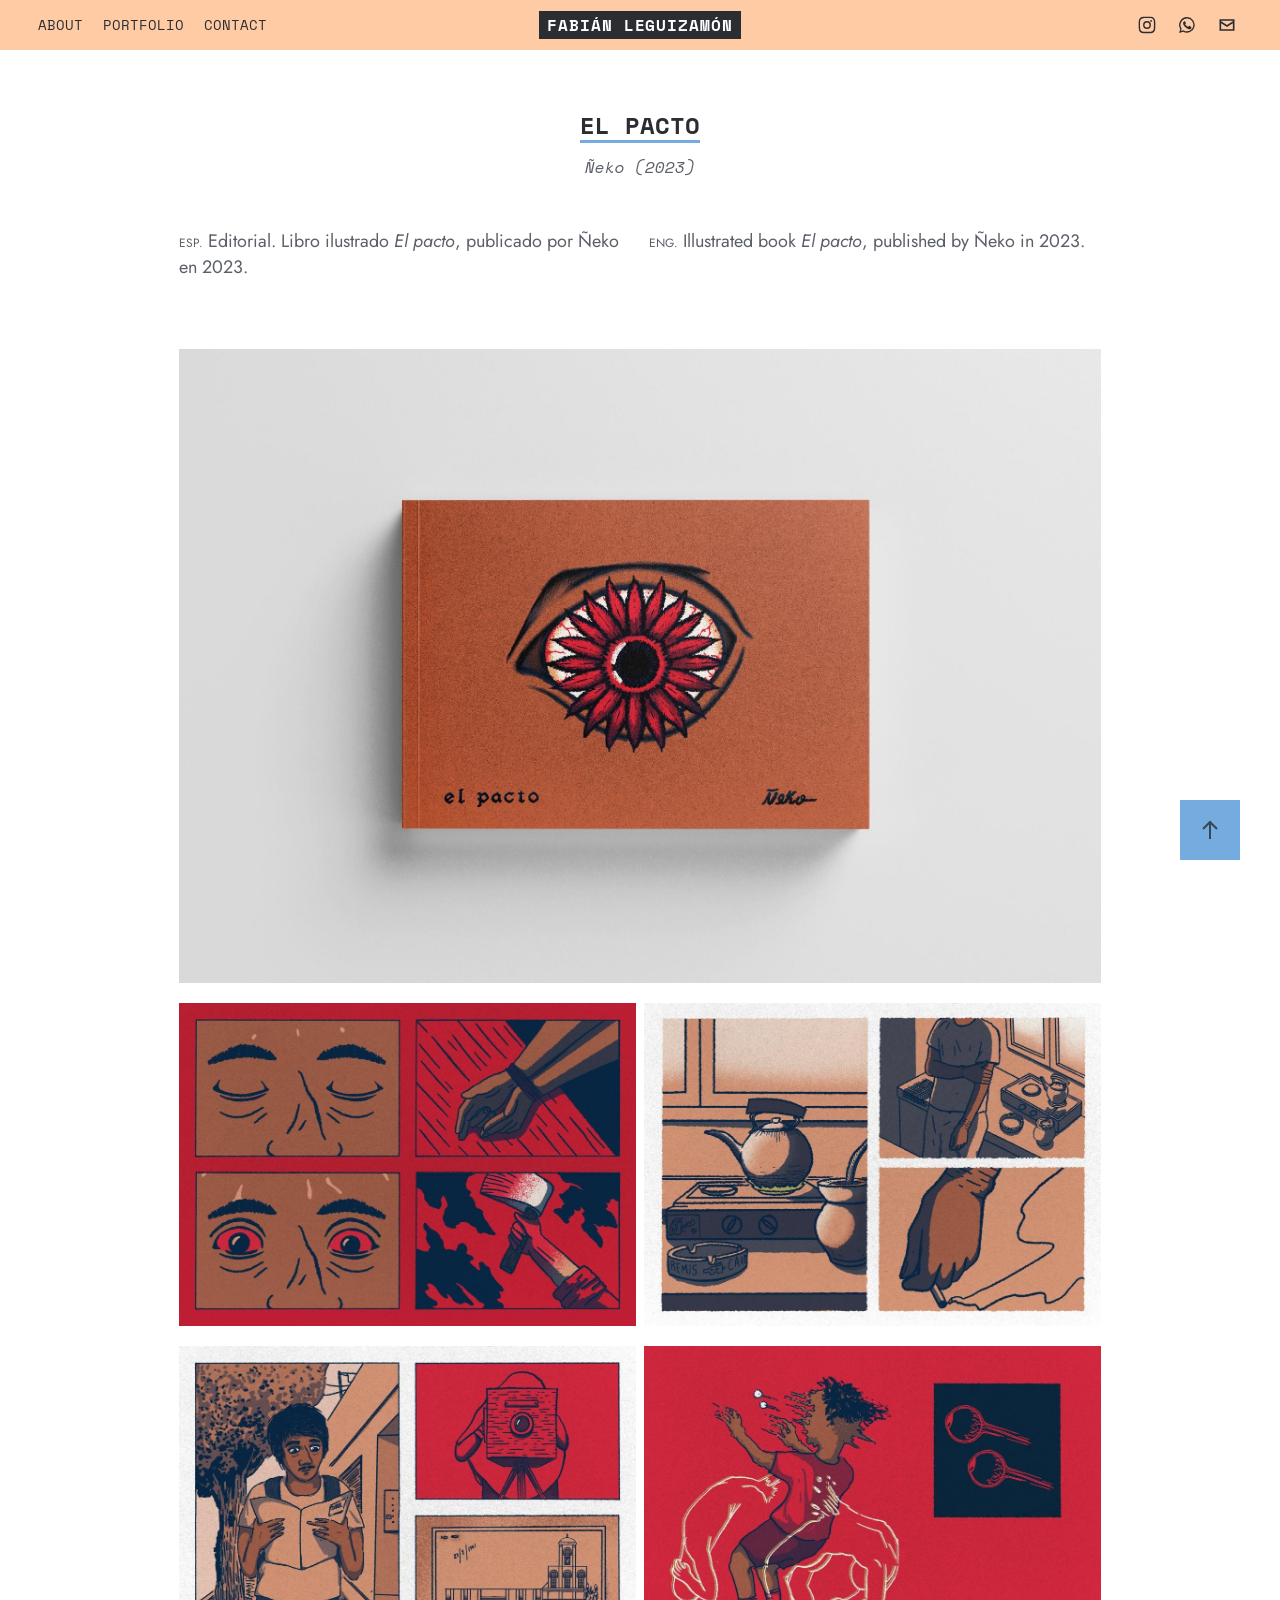
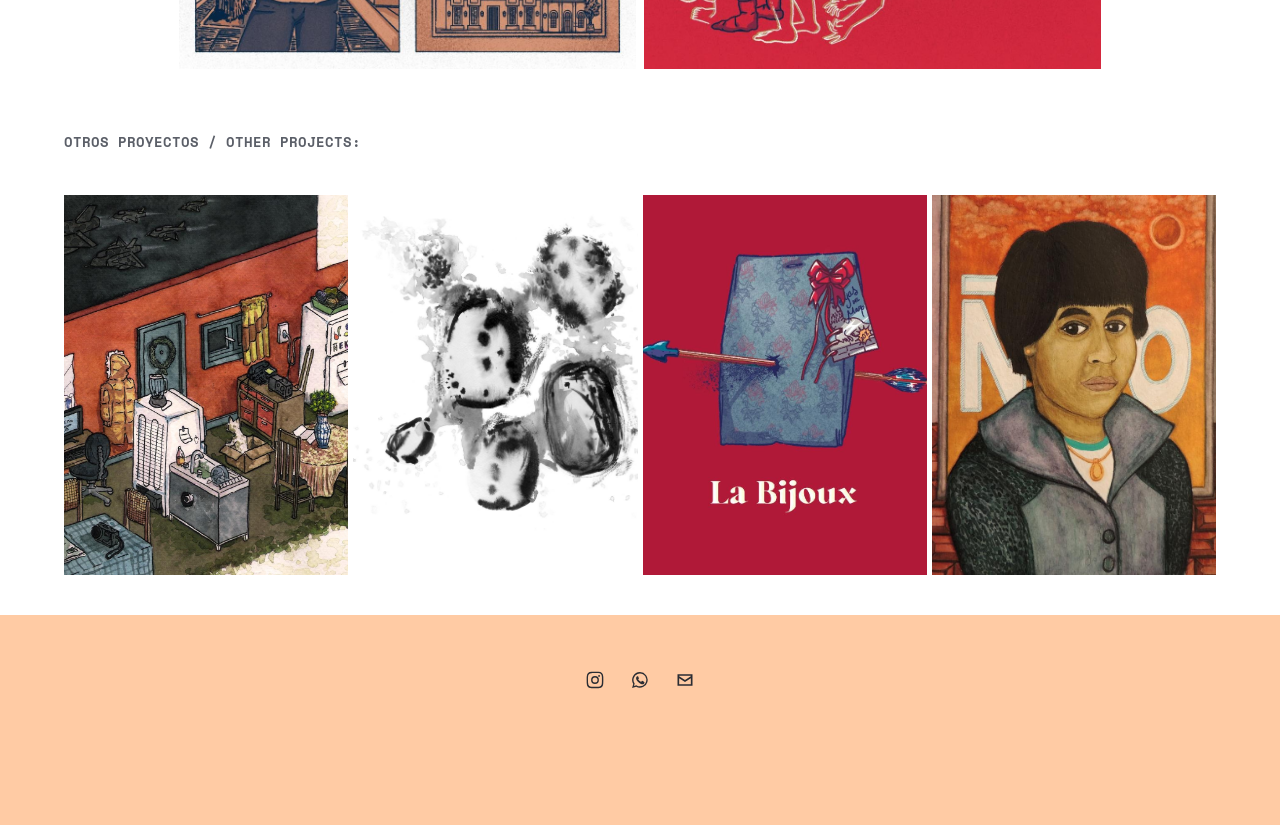
<file: proyectos/el-pacto.html>
<!doctype html>
<html lang="es">
<head>
<meta charset="utf-8">
<meta name="viewport" content="width=device-width, initial-scale=1">
<title>Fabián Leguizamón - El pacto</title>
<meta name="description" content="El pacto – Ñeko (2023). Ilustración de Fabián Leguizamón.">
<meta property="og:title" content="Fabián Leguizamón - El pacto">
<meta property="og:description" content="El pacto – Ñeko (2023). Ilustración de Fabián Leguizamón.">
<link rel="stylesheet" href="../assets/fonts.css">
<link rel="stylesheet" href="../assets/style.css">
<link rel="icon" href="data:image/svg+xml,%3Csvg xmlns='http://www.w3.org/2000/svg' viewBox='0 0 32 32'%3E%3Crect width='32' height='32' fill='%23111'/%3E%3Ctext x='16' y='22' font-family='monospace' font-weight='700' font-size='16' fill='%23fff' text-anchor='middle'%3EFL%3C/text%3E%3C/svg%3E">
</head>
<body>
<header class="site-header">
  <nav class="nav"><a href="../about.html">About</a><a href="../index.html">Portfolio</a><a href="../contact.html">Contact</a></nav>
  <div class="logo-wrap"><a class="logo" href="../index.html">Fabián Leguizamón</a></div>
  <div class="social nav-social"><ul><li><a href="https://www.instagram.com/nieko.ilus/" aria-label="Instagram" target="_blank" rel="noopener"><svg viewBox="0 0 24 24" aria-hidden="true"><path d="M12 7.3A4.7 4.7 0 1 0 12 16.7 4.7 4.7 0 0 0 12 7.3zm0 7.7a3 3 0 1 1 0-6 3 3 0 0 1 0 6zm6-7.9a1.1 1.1 0 1 1-2.2 0 1.1 1.1 0 0 1 2.2 0zM12 3.6c2.7 0 3 0 4.1.1 2.7.1 4 1.4 4.1 4.1.1 1.1.1 1.4.1 4.1s0 3-.1 4.1c-.1 2.7-1.4 4-4.1 4.1-1.1.1-1.4.1-4.1.1s-3 0-4.1-.1c-2.7-.1-4-1.4-4.1-4.1C3.7 15 3.6 14.7 3.6 12s0-3 .1-4.1c.1-2.7 1.4-4 4.1-4.1C8.9 3.6 9.3 3.6 12 3.6zM12 2C9.3 2 8.9 2 7.9 2.1 4.2 2.2 2.2 4.2 2.1 7.9 2 8.9 2 9.3 2 12s0 3.1.1 4.1c.1 3.7 2.2 5.7 5.8 5.8 1 .1 1.4.1 4.1.1s3.1 0 4.1-.1c3.6-.1 5.7-2.2 5.8-5.8.1-1 .1-1.4.1-4.1s0-3.1-.1-4.1c-.1-3.6-2.2-5.7-5.8-5.8C15.1 2 14.7 2 12 2z"/></svg></a></li><li><a href="https://wa.me/5491123005073" aria-label="WhatsApp" target="_blank" rel="noopener"><svg viewBox="0 0 24 24" aria-hidden="true"><path d="M12 2.5a9.4 9.4 0 0 0-8.1 14.2L2.5 21.5l4.9-1.3A9.4 9.4 0 1 0 12 2.5zm0 17.1c-1.4 0-2.8-.4-4-1.1l-.3-.2-2.9.8.8-2.8-.2-.3A7.7 7.7 0 1 1 12 19.6zm4.3-5.8c-.2-.1-1.4-.7-1.6-.8-.2-.1-.4-.1-.5.1l-.7.9c-.1.2-.3.2-.5.1a6.3 6.3 0 0 1-3.1-2.7c-.2-.4.2-.4.7-1.3.1-.2 0-.3 0-.4l-.7-1.7c-.2-.5-.4-.4-.5-.4h-.5a.9.9 0 0 0-.7.3 2.8 2.8 0 0 0-.9 2.1c0 1.2.9 2.4 1 2.6.1.2 1.8 2.7 4.3 3.8 1.6.7 2.2.7 3 .6.5-.1 1.4-.6 1.6-1.2.2-.6.2-1.1.1-1.2l-.5-.3z"/></svg></a></li><li><a href="mailto:fleguizamon@unsam.edu.ar" aria-label="Email"><svg viewBox="0 0 24 24" aria-hidden="true"><path d="M3 5h18v14H3V5zm2 2v.4l7 4.6 7-4.6V7H5zm14 2.8-7 4.6-7-4.6V17h14V9.8z"/></svg></a></li></ul></div>
  <button class="hamburger" type="button" aria-label="Abrir menú" aria-expanded="false" aria-controls="responsive-nav"><i></i><i></i><i></i></button>
</header>
<div class="responsive-nav" id="responsive-nav" hidden>
  <button class="close-nav" type="button" aria-label="Cerrar menú"></button>
  <nav><a href="../about.html">About</a><a href="../index.html">Portfolio</a><a href="../contact.html">Contact</a></nav>
  <div class="social"><ul><li><a href="https://www.instagram.com/nieko.ilus/" aria-label="Instagram" target="_blank" rel="noopener"><svg viewBox="0 0 24 24" aria-hidden="true"><path d="M12 7.3A4.7 4.7 0 1 0 12 16.7 4.7 4.7 0 0 0 12 7.3zm0 7.7a3 3 0 1 1 0-6 3 3 0 0 1 0 6zm6-7.9a1.1 1.1 0 1 1-2.2 0 1.1 1.1 0 0 1 2.2 0zM12 3.6c2.7 0 3 0 4.1.1 2.7.1 4 1.4 4.1 4.1.1 1.1.1 1.4.1 4.1s0 3-.1 4.1c-.1 2.7-1.4 4-4.1 4.1-1.1.1-1.4.1-4.1.1s-3 0-4.1-.1c-2.7-.1-4-1.4-4.1-4.1C3.7 15 3.6 14.7 3.6 12s0-3 .1-4.1c.1-2.7 1.4-4 4.1-4.1C8.9 3.6 9.3 3.6 12 3.6zM12 2C9.3 2 8.9 2 7.9 2.1 4.2 2.2 2.2 4.2 2.1 7.9 2 8.9 2 9.3 2 12s0 3.1.1 4.1c.1 3.7 2.2 5.7 5.8 5.8 1 .1 1.4.1 4.1.1s3.1 0 4.1-.1c3.6-.1 5.7-2.2 5.8-5.8.1-1 .1-1.4.1-4.1s0-3.1-.1-4.1c-.1-3.6-2.2-5.7-5.8-5.8C15.1 2 14.7 2 12 2z"/></svg></a></li><li><a href="https://wa.me/5491123005073" aria-label="WhatsApp" target="_blank" rel="noopener"><svg viewBox="0 0 24 24" aria-hidden="true"><path d="M12 2.5a9.4 9.4 0 0 0-8.1 14.2L2.5 21.5l4.9-1.3A9.4 9.4 0 1 0 12 2.5zm0 17.1c-1.4 0-2.8-.4-4-1.1l-.3-.2-2.9.8.8-2.8-.2-.3A7.7 7.7 0 1 1 12 19.6zm4.3-5.8c-.2-.1-1.4-.7-1.6-.8-.2-.1-.4-.1-.5.1l-.7.9c-.1.2-.3.2-.5.1a6.3 6.3 0 0 1-3.1-2.7c-.2-.4.2-.4.7-1.3.1-.2 0-.3 0-.4l-.7-1.7c-.2-.5-.4-.4-.5-.4h-.5a.9.9 0 0 0-.7.3 2.8 2.8 0 0 0-.9 2.1c0 1.2.9 2.4 1 2.6.1.2 1.8 2.7 4.3 3.8 1.6.7 2.2.7 3 .6.5-.1 1.4-.6 1.6-1.2.2-.6.2-1.1.1-1.2l-.5-.3z"/></svg></a></li><li><a href="mailto:fleguizamon@unsam.edu.ar" aria-label="Email"><svg viewBox="0 0 24 24" aria-hidden="true"><path d="M3 5h18v14H3V5zm2 2v.4l7 4.6 7-4.6V7H5zm14 2.8-7 4.6-7-4.6V17h14V9.8z"/></svg></a></li></ul></div>
</div>
<main class="site-content">
<article class="page">
  <header class="page-header">
    <h1 class="title">El pacto</h1>
    <p class="description">Ñeko (2023)</p>
  </header>
  <div class="module module-text two-col">
    <div class="rich-text"><p><small>ESP.</small> <b class="cat">Editorial.</b> Libro ilustrado <i>El pacto</i>, publicado por Ñeko en 2023.</p></div>
    <div class="rich-text"><p><small>ENG.</small> Illustrated book <i>El pacto</i>, published by Ñeko in 2023.</p></div>
  </div>
<figure class="module module-image"><img src="../assets/img/el-pacto/el-pacto-01.jpg" width="1999" height="1375" alt="El pacto" sizes="(max-width: 932px) 100vw, 72vw" loading="lazy" decoding="async"></figure>
<div class="module module-collection"><figure style="flex:1.4136 1 0"><img src="../assets/img/el-pacto/el-pacto-02.jpg" width="974" height="689" alt="El pacto" sizes="(max-width: 932px) 50vw, 36vw" loading="lazy" decoding="async"></figure><figure style="flex:1.4136 1 0"><img src="../assets/img/el-pacto/el-pacto-03.jpg" width="974" height="689" alt="El pacto" sizes="(max-width: 932px) 50vw, 36vw" loading="lazy" decoding="async"></figure></div>
<div class="module module-collection"><figure style="flex:1.4136 1 0"><img src="../assets/img/el-pacto/el-pacto-04.jpg" width="974" height="689" alt="El pacto" sizes="(max-width: 932px) 50vw, 36vw" loading="lazy" decoding="async"></figure><figure style="flex:1.4136 1 0"><img src="../assets/img/el-pacto/el-pacto-05.jpg" width="974" height="689" alt="El pacto" sizes="(max-width: 932px) 50vw, 36vw" loading="lazy" decoding="async"></figure></div>
</article>
<section class="other-projects">
  <h2 class="other-projects-title">Otros proyectos / Other projects:</h2>
  <div class="covers covers--others"><a class="project-cover" href="../proyectos/ventanas.html">
  <img src="../assets/img/ventanas/ventanas-01.jpg" width="1954" height="1229" alt="Ventanas" loading="lazy" decoding="async">
  <span class="details"><span class="details-inner">
    <span class="title">Ventanas</span>
    
  </span></span>
</a><a class="project-cover" href="../proyectos/album-diez.html">
  <img src="../assets/img/album-diez/album-diez-04.jpg" width="1473" height="1560" alt="Álbum Diez" loading="lazy" decoding="async">
  <span class="details"><span class="details-inner">
    <span class="title">Álbum Diez</span>
    
  </span></span>
</a><a class="project-cover" href="../proyectos/lugares-comunes.html">
  <img src="../assets/img/lugares-comunes/lugares-comunes-02.jpg" width="969" height="969" alt="Lugares comunes" loading="lazy" decoding="async">
  <span class="details"><span class="details-inner">
    <span class="title">Lugares comunes</span>
    
  </span></span>
</a><a class="project-cover" href="../proyectos/exposiciones.html">
  <img src="../assets/img/exposiciones/exposiciones-02.jpg" width="994" height="907" alt="Exposiciones" loading="lazy" decoding="async">
  <span class="details"><span class="details-inner">
    <span class="title">Exposiciones</span>
    
  </span></span>
</a></div>
</section>
</main>
<footer class="site-footer"><div class="social"><ul><li><a href="https://www.instagram.com/nieko.ilus/" aria-label="Instagram" target="_blank" rel="noopener"><svg viewBox="0 0 24 24" aria-hidden="true"><path d="M12 7.3A4.7 4.7 0 1 0 12 16.7 4.7 4.7 0 0 0 12 7.3zm0 7.7a3 3 0 1 1 0-6 3 3 0 0 1 0 6zm6-7.9a1.1 1.1 0 1 1-2.2 0 1.1 1.1 0 0 1 2.2 0zM12 3.6c2.7 0 3 0 4.1.1 2.7.1 4 1.4 4.1 4.1.1 1.1.1 1.4.1 4.1s0 3-.1 4.1c-.1 2.7-1.4 4-4.1 4.1-1.1.1-1.4.1-4.1.1s-3 0-4.1-.1c-2.7-.1-4-1.4-4.1-4.1C3.7 15 3.6 14.7 3.6 12s0-3 .1-4.1c.1-2.7 1.4-4 4.1-4.1C8.9 3.6 9.3 3.6 12 3.6zM12 2C9.3 2 8.9 2 7.9 2.1 4.2 2.2 2.2 4.2 2.1 7.9 2 8.9 2 9.3 2 12s0 3.1.1 4.1c.1 3.7 2.2 5.7 5.8 5.8 1 .1 1.4.1 4.1.1s3.1 0 4.1-.1c3.6-.1 5.7-2.2 5.8-5.8.1-1 .1-1.4.1-4.1s0-3.1-.1-4.1c-.1-3.6-2.2-5.7-5.8-5.8C15.1 2 14.7 2 12 2z"/></svg></a></li><li><a href="https://wa.me/5491123005073" aria-label="WhatsApp" target="_blank" rel="noopener"><svg viewBox="0 0 24 24" aria-hidden="true"><path d="M12 2.5a9.4 9.4 0 0 0-8.1 14.2L2.5 21.5l4.9-1.3A9.4 9.4 0 1 0 12 2.5zm0 17.1c-1.4 0-2.8-.4-4-1.1l-.3-.2-2.9.8.8-2.8-.2-.3A7.7 7.7 0 1 1 12 19.6zm4.3-5.8c-.2-.1-1.4-.7-1.6-.8-.2-.1-.4-.1-.5.1l-.7.9c-.1.2-.3.2-.5.1a6.3 6.3 0 0 1-3.1-2.7c-.2-.4.2-.4.7-1.3.1-.2 0-.3 0-.4l-.7-1.7c-.2-.5-.4-.4-.5-.4h-.5a.9.9 0 0 0-.7.3 2.8 2.8 0 0 0-.9 2.1c0 1.2.9 2.4 1 2.6.1.2 1.8 2.7 4.3 3.8 1.6.7 2.2.7 3 .6.5-.1 1.4-.6 1.6-1.2.2-.6.2-1.1.1-1.2l-.5-.3z"/></svg></a></li><li><a href="mailto:fleguizamon@unsam.edu.ar" aria-label="Email"><svg viewBox="0 0 24 24" aria-hidden="true"><path d="M3 5h18v14H3V5zm2 2v.4l7 4.6 7-4.6V7H5zm14 2.8-7 4.6-7-4.6V17h14V9.8z"/></svg></a></li></ul></div></footer>
<a class="back-to-top" href="#top" aria-label="Volver arriba"><svg viewBox="0 0 26 26" aria-hidden="true"><path d="M13 3.6 5.3 11.3l1.4 1.4L12 7.4V22h2V7.4l5.3 5.3 1.4-1.4z"/></svg></a>
<script src="../assets/main.js" defer></script>
</body>
</html>
</file>
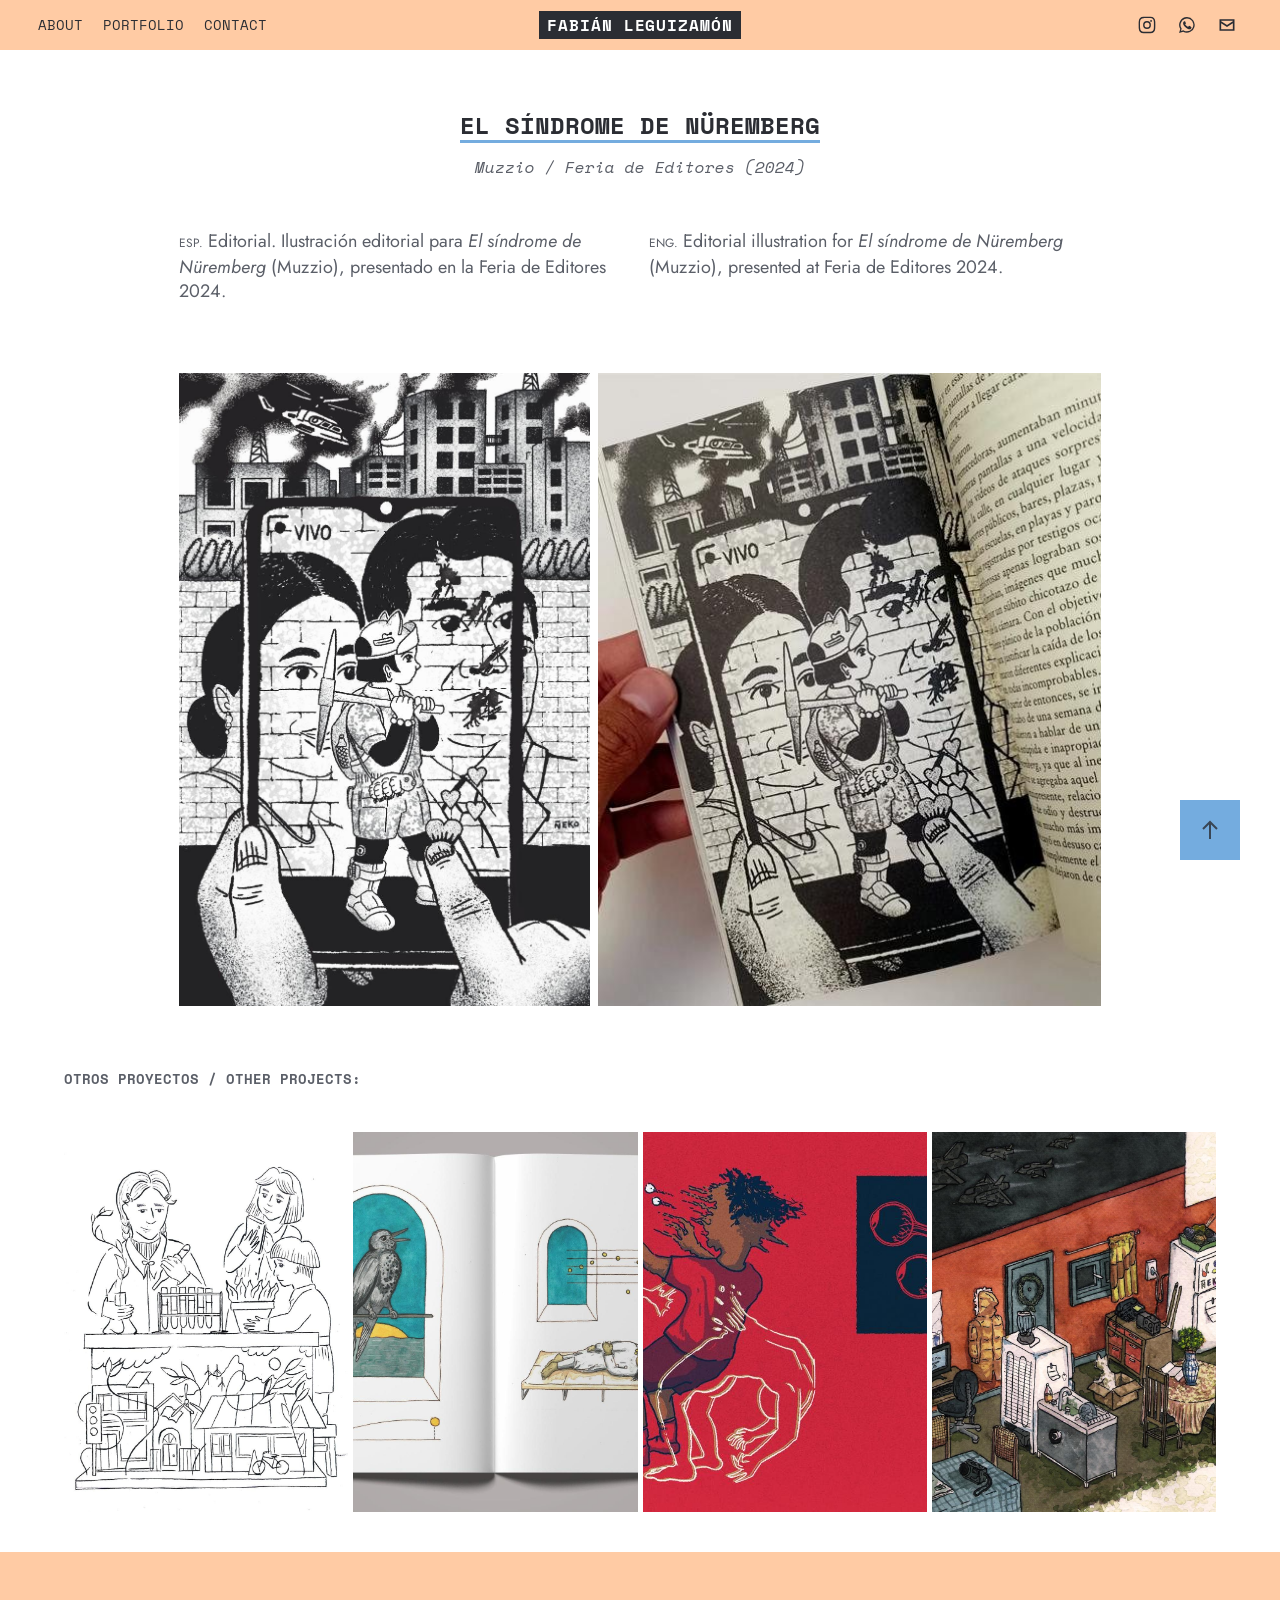
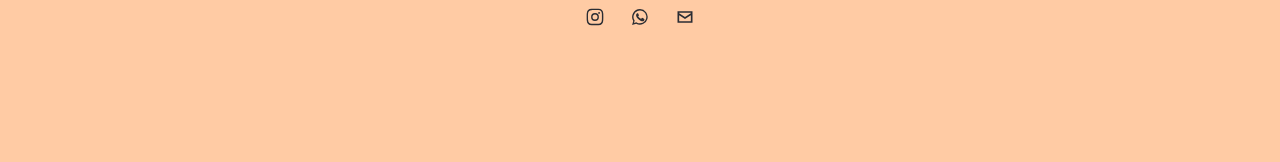
<file: proyectos/el-sindrome-de-nuremberg.html>
<!doctype html>
<html lang="es">
<head>
<meta charset="utf-8">
<meta name="viewport" content="width=device-width, initial-scale=1">
<title>Fabián Leguizamón - El síndrome de Nüremberg</title>
<meta name="description" content="El síndrome de Nüremberg – Muzzio / Feria de Editores (2024). Ilustración de Fabián Leguizamón.">
<meta property="og:title" content="Fabián Leguizamón - El síndrome de Nüremberg">
<meta property="og:description" content="El síndrome de Nüremberg – Muzzio / Feria de Editores (2024). Ilustración de Fabián Leguizamón.">
<link rel="stylesheet" href="../assets/fonts.css">
<link rel="stylesheet" href="../assets/style.css">
<link rel="icon" href="data:image/svg+xml,%3Csvg xmlns='http://www.w3.org/2000/svg' viewBox='0 0 32 32'%3E%3Crect width='32' height='32' fill='%23111'/%3E%3Ctext x='16' y='22' font-family='monospace' font-weight='700' font-size='16' fill='%23fff' text-anchor='middle'%3EFL%3C/text%3E%3C/svg%3E">
</head>
<body>
<header class="site-header">
  <nav class="nav"><a href="../about.html">About</a><a href="../index.html">Portfolio</a><a href="../contact.html">Contact</a></nav>
  <div class="logo-wrap"><a class="logo" href="../index.html">Fabián Leguizamón</a></div>
  <div class="social nav-social"><ul><li><a href="https://www.instagram.com/nieko.ilus/" aria-label="Instagram" target="_blank" rel="noopener"><svg viewBox="0 0 24 24" aria-hidden="true"><path d="M12 7.3A4.7 4.7 0 1 0 12 16.7 4.7 4.7 0 0 0 12 7.3zm0 7.7a3 3 0 1 1 0-6 3 3 0 0 1 0 6zm6-7.9a1.1 1.1 0 1 1-2.2 0 1.1 1.1 0 0 1 2.2 0zM12 3.6c2.7 0 3 0 4.1.1 2.7.1 4 1.4 4.1 4.1.1 1.1.1 1.4.1 4.1s0 3-.1 4.1c-.1 2.7-1.4 4-4.1 4.1-1.1.1-1.4.1-4.1.1s-3 0-4.1-.1c-2.7-.1-4-1.4-4.1-4.1C3.7 15 3.6 14.7 3.6 12s0-3 .1-4.1c.1-2.7 1.4-4 4.1-4.1C8.9 3.6 9.3 3.6 12 3.6zM12 2C9.3 2 8.9 2 7.9 2.1 4.2 2.2 2.2 4.2 2.1 7.9 2 8.9 2 9.3 2 12s0 3.1.1 4.1c.1 3.7 2.2 5.7 5.8 5.8 1 .1 1.4.1 4.1.1s3.1 0 4.1-.1c3.6-.1 5.7-2.2 5.8-5.8.1-1 .1-1.4.1-4.1s0-3.1-.1-4.1c-.1-3.6-2.2-5.7-5.8-5.8C15.1 2 14.7 2 12 2z"/></svg></a></li><li><a href="https://wa.me/5491123005073" aria-label="WhatsApp" target="_blank" rel="noopener"><svg viewBox="0 0 24 24" aria-hidden="true"><path d="M12 2.5a9.4 9.4 0 0 0-8.1 14.2L2.5 21.5l4.9-1.3A9.4 9.4 0 1 0 12 2.5zm0 17.1c-1.4 0-2.8-.4-4-1.1l-.3-.2-2.9.8.8-2.8-.2-.3A7.7 7.7 0 1 1 12 19.6zm4.3-5.8c-.2-.1-1.4-.7-1.6-.8-.2-.1-.4-.1-.5.1l-.7.9c-.1.2-.3.2-.5.1a6.3 6.3 0 0 1-3.1-2.7c-.2-.4.2-.4.7-1.3.1-.2 0-.3 0-.4l-.7-1.7c-.2-.5-.4-.4-.5-.4h-.5a.9.9 0 0 0-.7.3 2.8 2.8 0 0 0-.9 2.1c0 1.2.9 2.4 1 2.6.1.2 1.8 2.7 4.3 3.8 1.6.7 2.2.7 3 .6.5-.1 1.4-.6 1.6-1.2.2-.6.2-1.1.1-1.2l-.5-.3z"/></svg></a></li><li><a href="mailto:fleguizamon@unsam.edu.ar" aria-label="Email"><svg viewBox="0 0 24 24" aria-hidden="true"><path d="M3 5h18v14H3V5zm2 2v.4l7 4.6 7-4.6V7H5zm14 2.8-7 4.6-7-4.6V17h14V9.8z"/></svg></a></li></ul></div>
  <button class="hamburger" type="button" aria-label="Abrir menú" aria-expanded="false" aria-controls="responsive-nav"><i></i><i></i><i></i></button>
</header>
<div class="responsive-nav" id="responsive-nav" hidden>
  <button class="close-nav" type="button" aria-label="Cerrar menú"></button>
  <nav><a href="../about.html">About</a><a href="../index.html">Portfolio</a><a href="../contact.html">Contact</a></nav>
  <div class="social"><ul><li><a href="https://www.instagram.com/nieko.ilus/" aria-label="Instagram" target="_blank" rel="noopener"><svg viewBox="0 0 24 24" aria-hidden="true"><path d="M12 7.3A4.7 4.7 0 1 0 12 16.7 4.7 4.7 0 0 0 12 7.3zm0 7.7a3 3 0 1 1 0-6 3 3 0 0 1 0 6zm6-7.9a1.1 1.1 0 1 1-2.2 0 1.1 1.1 0 0 1 2.2 0zM12 3.6c2.7 0 3 0 4.1.1 2.7.1 4 1.4 4.1 4.1.1 1.1.1 1.4.1 4.1s0 3-.1 4.1c-.1 2.7-1.4 4-4.1 4.1-1.1.1-1.4.1-4.1.1s-3 0-4.1-.1c-2.7-.1-4-1.4-4.1-4.1C3.7 15 3.6 14.7 3.6 12s0-3 .1-4.1c.1-2.7 1.4-4 4.1-4.1C8.9 3.6 9.3 3.6 12 3.6zM12 2C9.3 2 8.9 2 7.9 2.1 4.2 2.2 2.2 4.2 2.1 7.9 2 8.9 2 9.3 2 12s0 3.1.1 4.1c.1 3.7 2.2 5.7 5.8 5.8 1 .1 1.4.1 4.1.1s3.1 0 4.1-.1c3.6-.1 5.7-2.2 5.8-5.8.1-1 .1-1.4.1-4.1s0-3.1-.1-4.1c-.1-3.6-2.2-5.7-5.8-5.8C15.1 2 14.7 2 12 2z"/></svg></a></li><li><a href="https://wa.me/5491123005073" aria-label="WhatsApp" target="_blank" rel="noopener"><svg viewBox="0 0 24 24" aria-hidden="true"><path d="M12 2.5a9.4 9.4 0 0 0-8.1 14.2L2.5 21.5l4.9-1.3A9.4 9.4 0 1 0 12 2.5zm0 17.1c-1.4 0-2.8-.4-4-1.1l-.3-.2-2.9.8.8-2.8-.2-.3A7.7 7.7 0 1 1 12 19.6zm4.3-5.8c-.2-.1-1.4-.7-1.6-.8-.2-.1-.4-.1-.5.1l-.7.9c-.1.2-.3.2-.5.1a6.3 6.3 0 0 1-3.1-2.7c-.2-.4.2-.4.7-1.3.1-.2 0-.3 0-.4l-.7-1.7c-.2-.5-.4-.4-.5-.4h-.5a.9.9 0 0 0-.7.3 2.8 2.8 0 0 0-.9 2.1c0 1.2.9 2.4 1 2.6.1.2 1.8 2.7 4.3 3.8 1.6.7 2.2.7 3 .6.5-.1 1.4-.6 1.6-1.2.2-.6.2-1.1.1-1.2l-.5-.3z"/></svg></a></li><li><a href="mailto:fleguizamon@unsam.edu.ar" aria-label="Email"><svg viewBox="0 0 24 24" aria-hidden="true"><path d="M3 5h18v14H3V5zm2 2v.4l7 4.6 7-4.6V7H5zm14 2.8-7 4.6-7-4.6V17h14V9.8z"/></svg></a></li></ul></div>
</div>
<main class="site-content">
<article class="page">
  <header class="page-header">
    <h1 class="title">El síndrome de Nüremberg</h1>
    <p class="description">Muzzio / Feria de Editores (2024)</p>
  </header>
  <div class="module module-text two-col">
    <div class="rich-text"><p><small>ESP.</small> <b class="cat">Editorial.</b> Ilustración editorial para <i>El síndrome de Nüremberg</i> (Muzzio), presentado en la Feria de Editores 2024.</p></div>
    <div class="rich-text"><p><small>ENG.</small> Editorial illustration for <i>El síndrome de Nüremberg</i> (Muzzio), presented at Feria de Editores 2024.</p></div>
  </div>
<div class="module module-collection"><figure style="flex:0.6493 1 0"><img src="../assets/img/sindrome-nuremberg/sindrome-nuremberg-01.jpg" width="837" height="1289" alt="El síndrome de Nüremberg" sizes="(max-width: 932px) 50vw, 36vw" loading="lazy" decoding="async"></figure><figure style="flex:0.7937 1 0"><img src="../assets/img/sindrome-nuremberg/sindrome-nuremberg-02.jpg" width="500" height="630" alt="El síndrome de Nüremberg" sizes="(max-width: 932px) 50vw, 36vw" loading="lazy" decoding="async"></figure></div>
</article>
<section class="other-projects">
  <h2 class="other-projects-title">Otros proyectos / Other projects:</h2>
  <div class="covers covers--others"><a class="project-cover" href="../proyectos/diversicaf.html">
  <img src="../assets/img/diversicaf/diversicaf-01.jpg" width="946" height="1337" alt="DiversiCAF 5.0" loading="lazy" decoding="async">
  <span class="details"><span class="details-inner">
    <span class="title">DiversiCAF 5.0</span>
    
  </span></span>
</a><a class="project-cover" href="../proyectos/atamay.html">
  <img src="../assets/img/atamay/atamay-02.jpg" width="1733" height="1175" alt="Atamay" loading="lazy" decoding="async">
  <span class="details"><span class="details-inner">
    <span class="title">Atamay</span>
    
  </span></span>
</a><a class="project-cover" href="../proyectos/el-pacto.html">
  <img src="../assets/img/el-pacto/el-pacto-05.jpg" width="974" height="689" alt="El pacto" loading="lazy" decoding="async">
  <span class="details"><span class="details-inner">
    <span class="title">El pacto</span>
    
  </span></span>
</a><a class="project-cover" href="../proyectos/ventanas.html">
  <img src="../assets/img/ventanas/ventanas-01.jpg" width="1954" height="1229" alt="Ventanas" loading="lazy" decoding="async">
  <span class="details"><span class="details-inner">
    <span class="title">Ventanas</span>
    
  </span></span>
</a></div>
</section>
</main>
<footer class="site-footer"><div class="social"><ul><li><a href="https://www.instagram.com/nieko.ilus/" aria-label="Instagram" target="_blank" rel="noopener"><svg viewBox="0 0 24 24" aria-hidden="true"><path d="M12 7.3A4.7 4.7 0 1 0 12 16.7 4.7 4.7 0 0 0 12 7.3zm0 7.7a3 3 0 1 1 0-6 3 3 0 0 1 0 6zm6-7.9a1.1 1.1 0 1 1-2.2 0 1.1 1.1 0 0 1 2.2 0zM12 3.6c2.7 0 3 0 4.1.1 2.7.1 4 1.4 4.1 4.1.1 1.1.1 1.4.1 4.1s0 3-.1 4.1c-.1 2.7-1.4 4-4.1 4.1-1.1.1-1.4.1-4.1.1s-3 0-4.1-.1c-2.7-.1-4-1.4-4.1-4.1C3.7 15 3.6 14.7 3.6 12s0-3 .1-4.1c.1-2.7 1.4-4 4.1-4.1C8.9 3.6 9.3 3.6 12 3.6zM12 2C9.3 2 8.9 2 7.9 2.1 4.2 2.2 2.2 4.2 2.1 7.9 2 8.9 2 9.3 2 12s0 3.1.1 4.1c.1 3.7 2.2 5.7 5.8 5.8 1 .1 1.4.1 4.1.1s3.1 0 4.1-.1c3.6-.1 5.7-2.2 5.8-5.8.1-1 .1-1.4.1-4.1s0-3.1-.1-4.1c-.1-3.6-2.2-5.7-5.8-5.8C15.1 2 14.7 2 12 2z"/></svg></a></li><li><a href="https://wa.me/5491123005073" aria-label="WhatsApp" target="_blank" rel="noopener"><svg viewBox="0 0 24 24" aria-hidden="true"><path d="M12 2.5a9.4 9.4 0 0 0-8.1 14.2L2.5 21.5l4.9-1.3A9.4 9.4 0 1 0 12 2.5zm0 17.1c-1.4 0-2.8-.4-4-1.1l-.3-.2-2.9.8.8-2.8-.2-.3A7.7 7.7 0 1 1 12 19.6zm4.3-5.8c-.2-.1-1.4-.7-1.6-.8-.2-.1-.4-.1-.5.1l-.7.9c-.1.2-.3.2-.5.1a6.3 6.3 0 0 1-3.1-2.7c-.2-.4.2-.4.7-1.3.1-.2 0-.3 0-.4l-.7-1.7c-.2-.5-.4-.4-.5-.4h-.5a.9.9 0 0 0-.7.3 2.8 2.8 0 0 0-.9 2.1c0 1.2.9 2.4 1 2.6.1.2 1.8 2.7 4.3 3.8 1.6.7 2.2.7 3 .6.5-.1 1.4-.6 1.6-1.2.2-.6.2-1.1.1-1.2l-.5-.3z"/></svg></a></li><li><a href="mailto:fleguizamon@unsam.edu.ar" aria-label="Email"><svg viewBox="0 0 24 24" aria-hidden="true"><path d="M3 5h18v14H3V5zm2 2v.4l7 4.6 7-4.6V7H5zm14 2.8-7 4.6-7-4.6V17h14V9.8z"/></svg></a></li></ul></div></footer>
<a class="back-to-top" href="#top" aria-label="Volver arriba"><svg viewBox="0 0 26 26" aria-hidden="true"><path d="M13 3.6 5.3 11.3l1.4 1.4L12 7.4V22h2V7.4l5.3 5.3 1.4-1.4z"/></svg></a>
<script src="../assets/main.js" defer></script>
</body>
</html>
</file>
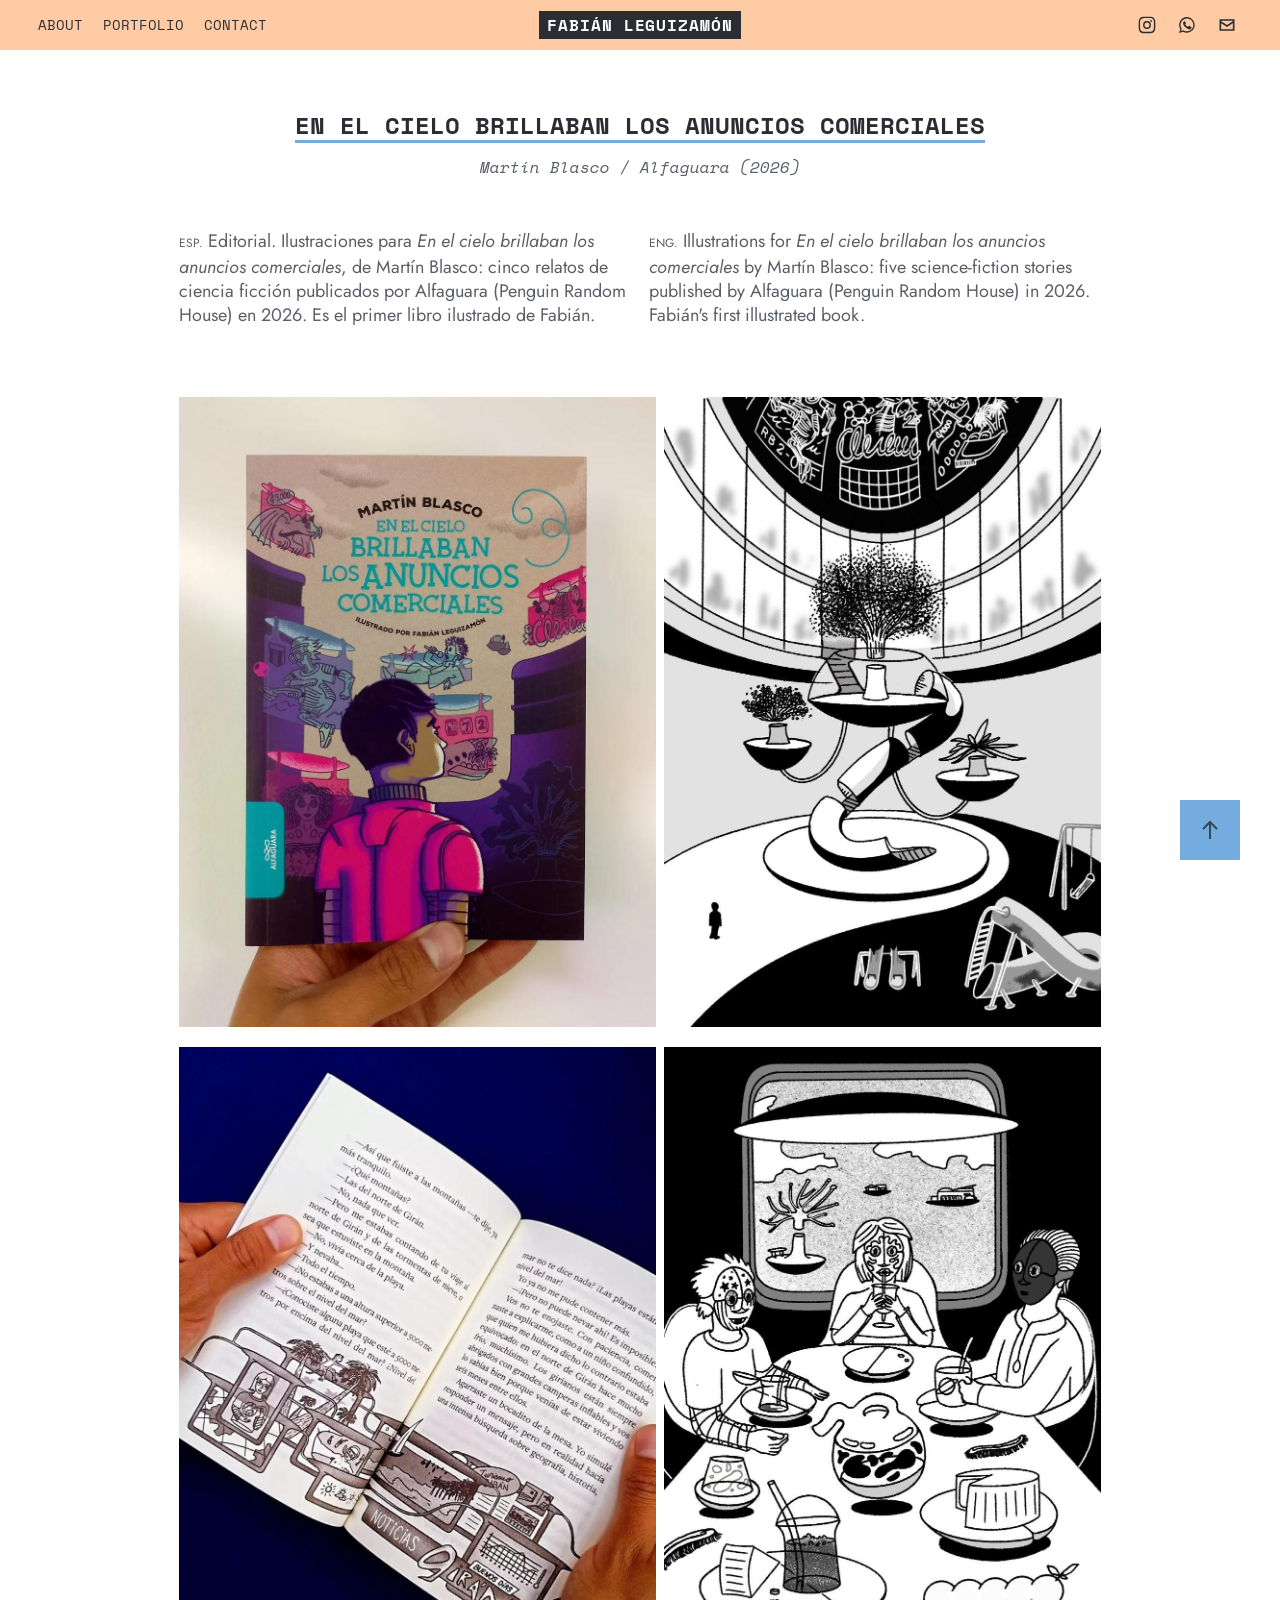
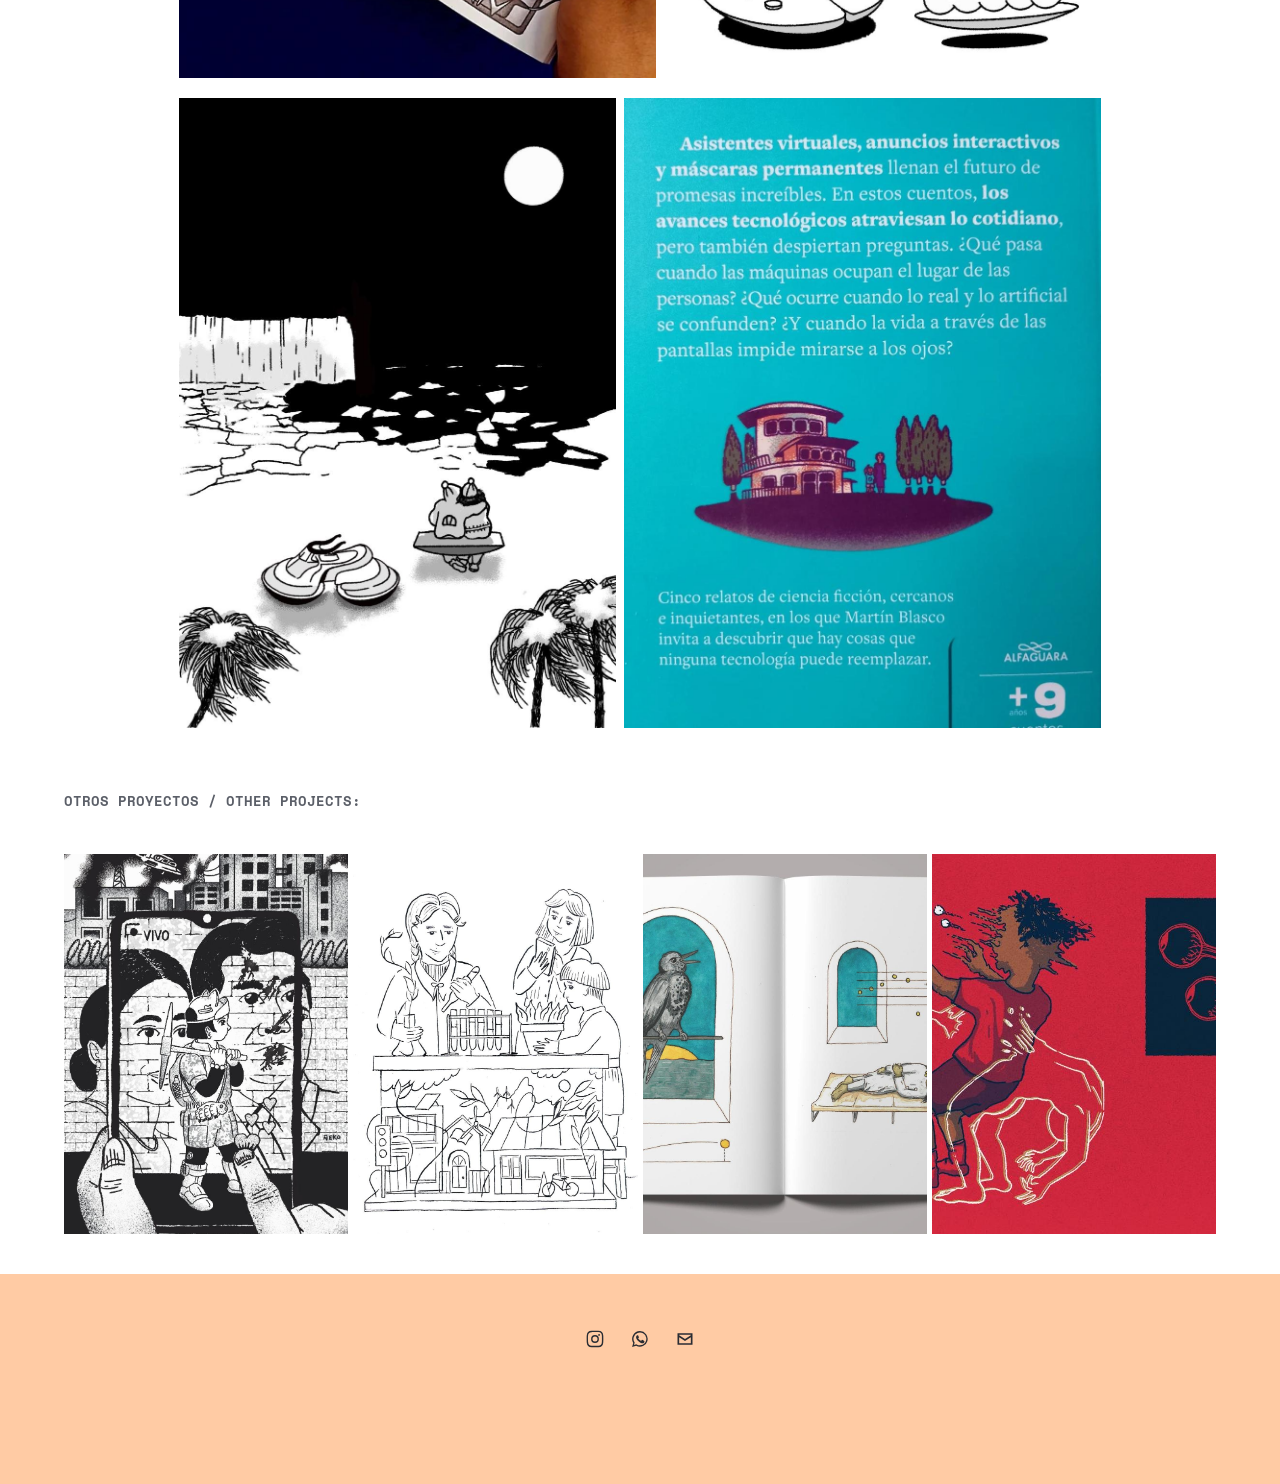
<file: proyectos/en-el-cielo-brillaban.html>
<!doctype html>
<html lang="es">
<head>
<meta charset="utf-8">
<meta name="viewport" content="width=device-width, initial-scale=1">
<title>Fabián Leguizamón - En el cielo brillaban los anuncios comerciales</title>
<meta name="description" content="En el cielo brillaban los anuncios comerciales – Martín Blasco / Alfaguara (2026). Ilustración de Fabián Leguizamón.">
<meta property="og:title" content="Fabián Leguizamón - En el cielo brillaban los anuncios comerciales">
<meta property="og:description" content="En el cielo brillaban los anuncios comerciales – Martín Blasco / Alfaguara (2026). Ilustración de Fabián Leguizamón.">
<link rel="stylesheet" href="../assets/fonts.css">
<link rel="stylesheet" href="../assets/style.css">
<link rel="icon" href="data:image/svg+xml,%3Csvg xmlns='http://www.w3.org/2000/svg' viewBox='0 0 32 32'%3E%3Crect width='32' height='32' fill='%23111'/%3E%3Ctext x='16' y='22' font-family='monospace' font-weight='700' font-size='16' fill='%23fff' text-anchor='middle'%3EFL%3C/text%3E%3C/svg%3E">
</head>
<body>
<header class="site-header">
  <nav class="nav"><a href="../about.html">About</a><a href="../index.html">Portfolio</a><a href="../contact.html">Contact</a></nav>
  <div class="logo-wrap"><a class="logo" href="../index.html">Fabián Leguizamón</a></div>
  <div class="social nav-social"><ul><li><a href="https://www.instagram.com/nieko.ilus/" aria-label="Instagram" target="_blank" rel="noopener"><svg viewBox="0 0 24 24" aria-hidden="true"><path d="M12 7.3A4.7 4.7 0 1 0 12 16.7 4.7 4.7 0 0 0 12 7.3zm0 7.7a3 3 0 1 1 0-6 3 3 0 0 1 0 6zm6-7.9a1.1 1.1 0 1 1-2.2 0 1.1 1.1 0 0 1 2.2 0zM12 3.6c2.7 0 3 0 4.1.1 2.7.1 4 1.4 4.1 4.1.1 1.1.1 1.4.1 4.1s0 3-.1 4.1c-.1 2.7-1.4 4-4.1 4.1-1.1.1-1.4.1-4.1.1s-3 0-4.1-.1c-2.7-.1-4-1.4-4.1-4.1C3.7 15 3.6 14.7 3.6 12s0-3 .1-4.1c.1-2.7 1.4-4 4.1-4.1C8.9 3.6 9.3 3.6 12 3.6zM12 2C9.3 2 8.9 2 7.9 2.1 4.2 2.2 2.2 4.2 2.1 7.9 2 8.9 2 9.3 2 12s0 3.1.1 4.1c.1 3.7 2.2 5.7 5.8 5.8 1 .1 1.4.1 4.1.1s3.1 0 4.1-.1c3.6-.1 5.7-2.2 5.8-5.8.1-1 .1-1.4.1-4.1s0-3.1-.1-4.1c-.1-3.6-2.2-5.7-5.8-5.8C15.1 2 14.7 2 12 2z"/></svg></a></li><li><a href="https://wa.me/5491123005073" aria-label="WhatsApp" target="_blank" rel="noopener"><svg viewBox="0 0 24 24" aria-hidden="true"><path d="M12 2.5a9.4 9.4 0 0 0-8.1 14.2L2.5 21.5l4.9-1.3A9.4 9.4 0 1 0 12 2.5zm0 17.1c-1.4 0-2.8-.4-4-1.1l-.3-.2-2.9.8.8-2.8-.2-.3A7.7 7.7 0 1 1 12 19.6zm4.3-5.8c-.2-.1-1.4-.7-1.6-.8-.2-.1-.4-.1-.5.1l-.7.9c-.1.2-.3.2-.5.1a6.3 6.3 0 0 1-3.1-2.7c-.2-.4.2-.4.7-1.3.1-.2 0-.3 0-.4l-.7-1.7c-.2-.5-.4-.4-.5-.4h-.5a.9.9 0 0 0-.7.3 2.8 2.8 0 0 0-.9 2.1c0 1.2.9 2.4 1 2.6.1.2 1.8 2.7 4.3 3.8 1.6.7 2.2.7 3 .6.5-.1 1.4-.6 1.6-1.2.2-.6.2-1.1.1-1.2l-.5-.3z"/></svg></a></li><li><a href="mailto:fleguizamon@unsam.edu.ar" aria-label="Email"><svg viewBox="0 0 24 24" aria-hidden="true"><path d="M3 5h18v14H3V5zm2 2v.4l7 4.6 7-4.6V7H5zm14 2.8-7 4.6-7-4.6V17h14V9.8z"/></svg></a></li></ul></div>
  <button class="hamburger" type="button" aria-label="Abrir menú" aria-expanded="false" aria-controls="responsive-nav"><i></i><i></i><i></i></button>
</header>
<div class="responsive-nav" id="responsive-nav" hidden>
  <button class="close-nav" type="button" aria-label="Cerrar menú"></button>
  <nav><a href="../about.html">About</a><a href="../index.html">Portfolio</a><a href="../contact.html">Contact</a></nav>
  <div class="social"><ul><li><a href="https://www.instagram.com/nieko.ilus/" aria-label="Instagram" target="_blank" rel="noopener"><svg viewBox="0 0 24 24" aria-hidden="true"><path d="M12 7.3A4.7 4.7 0 1 0 12 16.7 4.7 4.7 0 0 0 12 7.3zm0 7.7a3 3 0 1 1 0-6 3 3 0 0 1 0 6zm6-7.9a1.1 1.1 0 1 1-2.2 0 1.1 1.1 0 0 1 2.2 0zM12 3.6c2.7 0 3 0 4.1.1 2.7.1 4 1.4 4.1 4.1.1 1.1.1 1.4.1 4.1s0 3-.1 4.1c-.1 2.7-1.4 4-4.1 4.1-1.1.1-1.4.1-4.1.1s-3 0-4.1-.1c-2.7-.1-4-1.4-4.1-4.1C3.7 15 3.6 14.7 3.6 12s0-3 .1-4.1c.1-2.7 1.4-4 4.1-4.1C8.9 3.6 9.3 3.6 12 3.6zM12 2C9.3 2 8.9 2 7.9 2.1 4.2 2.2 2.2 4.2 2.1 7.9 2 8.9 2 9.3 2 12s0 3.1.1 4.1c.1 3.7 2.2 5.7 5.8 5.8 1 .1 1.4.1 4.1.1s3.1 0 4.1-.1c3.6-.1 5.7-2.2 5.8-5.8.1-1 .1-1.4.1-4.1s0-3.1-.1-4.1c-.1-3.6-2.2-5.7-5.8-5.8C15.1 2 14.7 2 12 2z"/></svg></a></li><li><a href="https://wa.me/5491123005073" aria-label="WhatsApp" target="_blank" rel="noopener"><svg viewBox="0 0 24 24" aria-hidden="true"><path d="M12 2.5a9.4 9.4 0 0 0-8.1 14.2L2.5 21.5l4.9-1.3A9.4 9.4 0 1 0 12 2.5zm0 17.1c-1.4 0-2.8-.4-4-1.1l-.3-.2-2.9.8.8-2.8-.2-.3A7.7 7.7 0 1 1 12 19.6zm4.3-5.8c-.2-.1-1.4-.7-1.6-.8-.2-.1-.4-.1-.5.1l-.7.9c-.1.2-.3.2-.5.1a6.3 6.3 0 0 1-3.1-2.7c-.2-.4.2-.4.7-1.3.1-.2 0-.3 0-.4l-.7-1.7c-.2-.5-.4-.4-.5-.4h-.5a.9.9 0 0 0-.7.3 2.8 2.8 0 0 0-.9 2.1c0 1.2.9 2.4 1 2.6.1.2 1.8 2.7 4.3 3.8 1.6.7 2.2.7 3 .6.5-.1 1.4-.6 1.6-1.2.2-.6.2-1.1.1-1.2l-.5-.3z"/></svg></a></li><li><a href="mailto:fleguizamon@unsam.edu.ar" aria-label="Email"><svg viewBox="0 0 24 24" aria-hidden="true"><path d="M3 5h18v14H3V5zm2 2v.4l7 4.6 7-4.6V7H5zm14 2.8-7 4.6-7-4.6V17h14V9.8z"/></svg></a></li></ul></div>
</div>
<main class="site-content">
<article class="page">
  <header class="page-header">
    <h1 class="title">En el cielo brillaban los anuncios comerciales</h1>
    <p class="description">Martín Blasco / Alfaguara (2026)</p>
  </header>
  <div class="module module-text two-col">
    <div class="rich-text"><p><small>ESP.</small> <b class="cat">Editorial.</b> Ilustraciones para <i>En el cielo brillaban los anuncios comerciales</i>, de Martín Blasco: cinco relatos de ciencia ficción publicados por Alfaguara (Penguin Random House) en 2026. Es el primer libro ilustrado de Fabián.</p></div>
    <div class="rich-text"><p><small>ENG.</small> Illustrations for <i>En el cielo brillaban los anuncios comerciales</i> by Martín Blasco: five science-fiction stories published by Alfaguara (Penguin Random House) in 2026. Fabián's first illustrated book.</p></div>
  </div>
<div class="module module-collection"><figure style="flex:0.7573 1 0"><img src="../assets/img/en-el-cielo/en-el-cielo-01.jpg" width="980" height="1294" alt="En el cielo brillaban los anuncios comerciales" sizes="(max-width: 932px) 50vw, 36vw" loading="lazy" decoding="async"></figure><figure style="flex:0.6926 1 0"><img src="../assets/img/en-el-cielo/en-el-cielo-02.jpg" width="908" height="1311" alt="En el cielo brillaban los anuncios comerciales" sizes="(max-width: 932px) 50vw, 36vw" loading="lazy" decoding="async"></figure></div>
<div class="module module-collection"><figure style="flex:0.7559 1 0"><img src="../assets/img/en-el-cielo/en-el-cielo-03.jpg" width="991" height="1311" alt="En el cielo brillaban los anuncios comerciales" sizes="(max-width: 932px) 50vw, 36vw" loading="lazy" decoding="async"></figure><figure style="flex:0.6926 1 0"><img src="../assets/img/en-el-cielo/en-el-cielo-04.jpg" width="908" height="1311" alt="En el cielo brillaban los anuncios comerciales" sizes="(max-width: 932px) 50vw, 36vw" loading="lazy" decoding="async"></figure></div>
<div class="module module-collection"><figure style="flex:0.6926 1 0"><img src="../assets/img/en-el-cielo/en-el-cielo-05.jpg" width="908" height="1311" alt="En el cielo brillaban los anuncios comerciales" sizes="(max-width: 932px) 50vw, 36vw" loading="lazy" decoding="async"></figure><figure style="flex:0.7567 1 0"><img src="../assets/img/en-el-cielo/en-el-cielo-06.jpg" width="992" height="1311" alt="En el cielo brillaban los anuncios comerciales" sizes="(max-width: 932px) 50vw, 36vw" loading="lazy" decoding="async"></figure></div>
</article>
<section class="other-projects">
  <h2 class="other-projects-title">Otros proyectos / Other projects:</h2>
  <div class="covers covers--others"><a class="project-cover" href="../proyectos/el-sindrome-de-nuremberg.html">
  <img src="../assets/img/sindrome-nuremberg/sindrome-nuremberg-01.jpg" width="837" height="1289" alt="El síndrome de Nüremberg" loading="lazy" decoding="async">
  <span class="details"><span class="details-inner">
    <span class="title">El síndrome de Nüremberg</span>
    
  </span></span>
</a><a class="project-cover" href="../proyectos/diversicaf.html">
  <img src="../assets/img/diversicaf/diversicaf-01.jpg" width="946" height="1337" alt="DiversiCAF 5.0" loading="lazy" decoding="async">
  <span class="details"><span class="details-inner">
    <span class="title">DiversiCAF 5.0</span>
    
  </span></span>
</a><a class="project-cover" href="../proyectos/atamay.html">
  <img src="../assets/img/atamay/atamay-02.jpg" width="1733" height="1175" alt="Atamay" loading="lazy" decoding="async">
  <span class="details"><span class="details-inner">
    <span class="title">Atamay</span>
    
  </span></span>
</a><a class="project-cover" href="../proyectos/el-pacto.html">
  <img src="../assets/img/el-pacto/el-pacto-05.jpg" width="974" height="689" alt="El pacto" loading="lazy" decoding="async">
  <span class="details"><span class="details-inner">
    <span class="title">El pacto</span>
    
  </span></span>
</a></div>
</section>
</main>
<footer class="site-footer"><div class="social"><ul><li><a href="https://www.instagram.com/nieko.ilus/" aria-label="Instagram" target="_blank" rel="noopener"><svg viewBox="0 0 24 24" aria-hidden="true"><path d="M12 7.3A4.7 4.7 0 1 0 12 16.7 4.7 4.7 0 0 0 12 7.3zm0 7.7a3 3 0 1 1 0-6 3 3 0 0 1 0 6zm6-7.9a1.1 1.1 0 1 1-2.2 0 1.1 1.1 0 0 1 2.2 0zM12 3.6c2.7 0 3 0 4.1.1 2.7.1 4 1.4 4.1 4.1.1 1.1.1 1.4.1 4.1s0 3-.1 4.1c-.1 2.7-1.4 4-4.1 4.1-1.1.1-1.4.1-4.1.1s-3 0-4.1-.1c-2.7-.1-4-1.4-4.1-4.1C3.7 15 3.6 14.7 3.6 12s0-3 .1-4.1c.1-2.7 1.4-4 4.1-4.1C8.9 3.6 9.3 3.6 12 3.6zM12 2C9.3 2 8.9 2 7.9 2.1 4.2 2.2 2.2 4.2 2.1 7.9 2 8.9 2 9.3 2 12s0 3.1.1 4.1c.1 3.7 2.2 5.7 5.8 5.8 1 .1 1.4.1 4.1.1s3.1 0 4.1-.1c3.6-.1 5.7-2.2 5.8-5.8.1-1 .1-1.4.1-4.1s0-3.1-.1-4.1c-.1-3.6-2.2-5.7-5.8-5.8C15.1 2 14.7 2 12 2z"/></svg></a></li><li><a href="https://wa.me/5491123005073" aria-label="WhatsApp" target="_blank" rel="noopener"><svg viewBox="0 0 24 24" aria-hidden="true"><path d="M12 2.5a9.4 9.4 0 0 0-8.1 14.2L2.5 21.5l4.9-1.3A9.4 9.4 0 1 0 12 2.5zm0 17.1c-1.4 0-2.8-.4-4-1.1l-.3-.2-2.9.8.8-2.8-.2-.3A7.7 7.7 0 1 1 12 19.6zm4.3-5.8c-.2-.1-1.4-.7-1.6-.8-.2-.1-.4-.1-.5.1l-.7.9c-.1.2-.3.2-.5.1a6.3 6.3 0 0 1-3.1-2.7c-.2-.4.2-.4.7-1.3.1-.2 0-.3 0-.4l-.7-1.7c-.2-.5-.4-.4-.5-.4h-.5a.9.9 0 0 0-.7.3 2.8 2.8 0 0 0-.9 2.1c0 1.2.9 2.4 1 2.6.1.2 1.8 2.7 4.3 3.8 1.6.7 2.2.7 3 .6.5-.1 1.4-.6 1.6-1.2.2-.6.2-1.1.1-1.2l-.5-.3z"/></svg></a></li><li><a href="mailto:fleguizamon@unsam.edu.ar" aria-label="Email"><svg viewBox="0 0 24 24" aria-hidden="true"><path d="M3 5h18v14H3V5zm2 2v.4l7 4.6 7-4.6V7H5zm14 2.8-7 4.6-7-4.6V17h14V9.8z"/></svg></a></li></ul></div></footer>
<a class="back-to-top" href="#top" aria-label="Volver arriba"><svg viewBox="0 0 26 26" aria-hidden="true"><path d="M13 3.6 5.3 11.3l1.4 1.4L12 7.4V22h2V7.4l5.3 5.3 1.4-1.4z"/></svg></a>
<script src="../assets/main.js" defer></script>
</body>
</html>
</file>
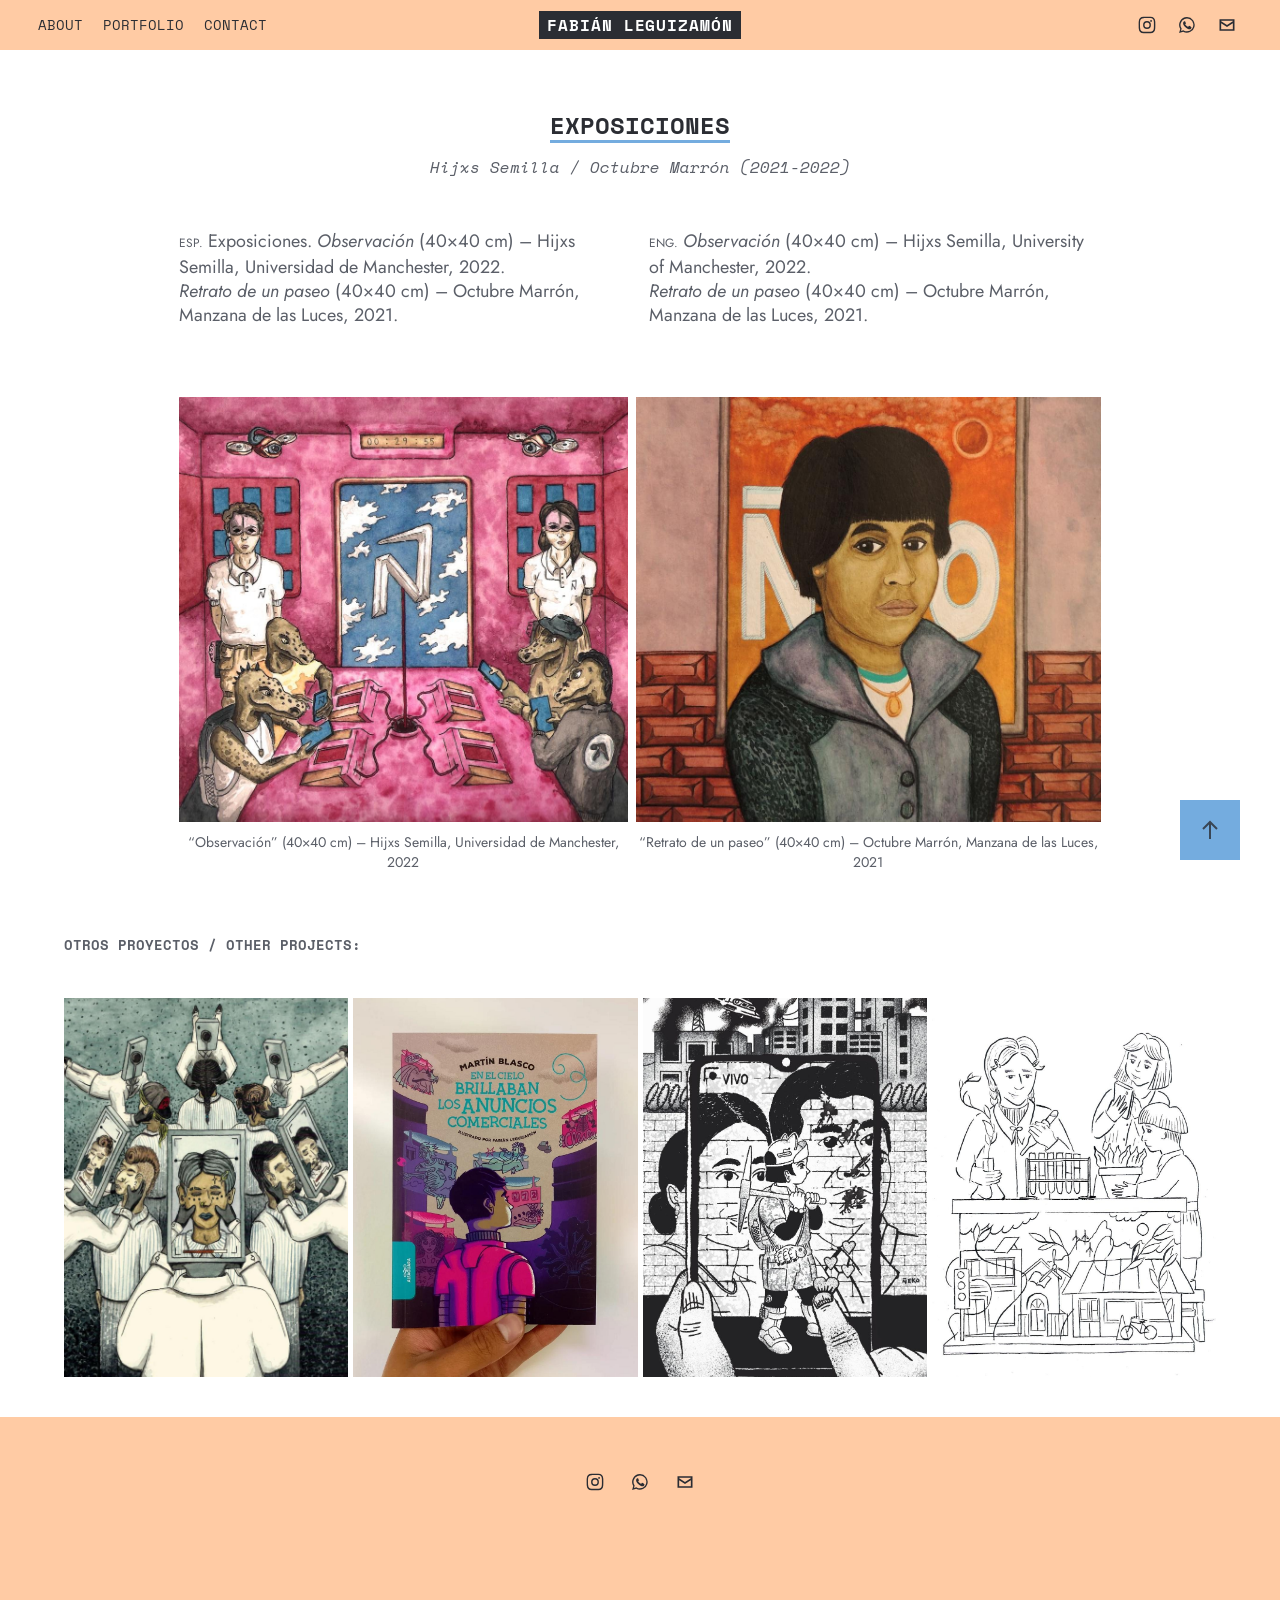
<file: proyectos/exposiciones.html>
<!doctype html>
<html lang="es">
<head>
<meta charset="utf-8">
<meta name="viewport" content="width=device-width, initial-scale=1">
<title>Fabián Leguizamón - Exposiciones</title>
<meta name="description" content="Exposiciones – Hijxs Semilla / Octubre Marrón (2021-2022). Ilustración de Fabián Leguizamón.">
<meta property="og:title" content="Fabián Leguizamón - Exposiciones">
<meta property="og:description" content="Exposiciones – Hijxs Semilla / Octubre Marrón (2021-2022). Ilustración de Fabián Leguizamón.">
<link rel="stylesheet" href="../assets/fonts.css">
<link rel="stylesheet" href="../assets/style.css">
<link rel="icon" href="data:image/svg+xml,%3Csvg xmlns='http://www.w3.org/2000/svg' viewBox='0 0 32 32'%3E%3Crect width='32' height='32' fill='%23111'/%3E%3Ctext x='16' y='22' font-family='monospace' font-weight='700' font-size='16' fill='%23fff' text-anchor='middle'%3EFL%3C/text%3E%3C/svg%3E">
</head>
<body>
<header class="site-header">
  <nav class="nav"><a href="../about.html">About</a><a href="../index.html">Portfolio</a><a href="../contact.html">Contact</a></nav>
  <div class="logo-wrap"><a class="logo" href="../index.html">Fabián Leguizamón</a></div>
  <div class="social nav-social"><ul><li><a href="https://www.instagram.com/nieko.ilus/" aria-label="Instagram" target="_blank" rel="noopener"><svg viewBox="0 0 24 24" aria-hidden="true"><path d="M12 7.3A4.7 4.7 0 1 0 12 16.7 4.7 4.7 0 0 0 12 7.3zm0 7.7a3 3 0 1 1 0-6 3 3 0 0 1 0 6zm6-7.9a1.1 1.1 0 1 1-2.2 0 1.1 1.1 0 0 1 2.2 0zM12 3.6c2.7 0 3 0 4.1.1 2.7.1 4 1.4 4.1 4.1.1 1.1.1 1.4.1 4.1s0 3-.1 4.1c-.1 2.7-1.4 4-4.1 4.1-1.1.1-1.4.1-4.1.1s-3 0-4.1-.1c-2.7-.1-4-1.4-4.1-4.1C3.7 15 3.6 14.7 3.6 12s0-3 .1-4.1c.1-2.7 1.4-4 4.1-4.1C8.9 3.6 9.3 3.6 12 3.6zM12 2C9.3 2 8.9 2 7.9 2.1 4.2 2.2 2.2 4.2 2.1 7.9 2 8.9 2 9.3 2 12s0 3.1.1 4.1c.1 3.7 2.2 5.7 5.8 5.8 1 .1 1.4.1 4.1.1s3.1 0 4.1-.1c3.6-.1 5.7-2.2 5.8-5.8.1-1 .1-1.4.1-4.1s0-3.1-.1-4.1c-.1-3.6-2.2-5.7-5.8-5.8C15.1 2 14.7 2 12 2z"/></svg></a></li><li><a href="https://wa.me/5491123005073" aria-label="WhatsApp" target="_blank" rel="noopener"><svg viewBox="0 0 24 24" aria-hidden="true"><path d="M12 2.5a9.4 9.4 0 0 0-8.1 14.2L2.5 21.5l4.9-1.3A9.4 9.4 0 1 0 12 2.5zm0 17.1c-1.4 0-2.8-.4-4-1.1l-.3-.2-2.9.8.8-2.8-.2-.3A7.7 7.7 0 1 1 12 19.6zm4.3-5.8c-.2-.1-1.4-.7-1.6-.8-.2-.1-.4-.1-.5.1l-.7.9c-.1.2-.3.2-.5.1a6.3 6.3 0 0 1-3.1-2.7c-.2-.4.2-.4.7-1.3.1-.2 0-.3 0-.4l-.7-1.7c-.2-.5-.4-.4-.5-.4h-.5a.9.9 0 0 0-.7.3 2.8 2.8 0 0 0-.9 2.1c0 1.2.9 2.4 1 2.6.1.2 1.8 2.7 4.3 3.8 1.6.7 2.2.7 3 .6.5-.1 1.4-.6 1.6-1.2.2-.6.2-1.1.1-1.2l-.5-.3z"/></svg></a></li><li><a href="mailto:fleguizamon@unsam.edu.ar" aria-label="Email"><svg viewBox="0 0 24 24" aria-hidden="true"><path d="M3 5h18v14H3V5zm2 2v.4l7 4.6 7-4.6V7H5zm14 2.8-7 4.6-7-4.6V17h14V9.8z"/></svg></a></li></ul></div>
  <button class="hamburger" type="button" aria-label="Abrir menú" aria-expanded="false" aria-controls="responsive-nav"><i></i><i></i><i></i></button>
</header>
<div class="responsive-nav" id="responsive-nav" hidden>
  <button class="close-nav" type="button" aria-label="Cerrar menú"></button>
  <nav><a href="../about.html">About</a><a href="../index.html">Portfolio</a><a href="../contact.html">Contact</a></nav>
  <div class="social"><ul><li><a href="https://www.instagram.com/nieko.ilus/" aria-label="Instagram" target="_blank" rel="noopener"><svg viewBox="0 0 24 24" aria-hidden="true"><path d="M12 7.3A4.7 4.7 0 1 0 12 16.7 4.7 4.7 0 0 0 12 7.3zm0 7.7a3 3 0 1 1 0-6 3 3 0 0 1 0 6zm6-7.9a1.1 1.1 0 1 1-2.2 0 1.1 1.1 0 0 1 2.2 0zM12 3.6c2.7 0 3 0 4.1.1 2.7.1 4 1.4 4.1 4.1.1 1.1.1 1.4.1 4.1s0 3-.1 4.1c-.1 2.7-1.4 4-4.1 4.1-1.1.1-1.4.1-4.1.1s-3 0-4.1-.1c-2.7-.1-4-1.4-4.1-4.1C3.7 15 3.6 14.7 3.6 12s0-3 .1-4.1c.1-2.7 1.4-4 4.1-4.1C8.9 3.6 9.3 3.6 12 3.6zM12 2C9.3 2 8.9 2 7.9 2.1 4.2 2.2 2.2 4.2 2.1 7.9 2 8.9 2 9.3 2 12s0 3.1.1 4.1c.1 3.7 2.2 5.7 5.8 5.8 1 .1 1.4.1 4.1.1s3.1 0 4.1-.1c3.6-.1 5.7-2.2 5.8-5.8.1-1 .1-1.4.1-4.1s0-3.1-.1-4.1c-.1-3.6-2.2-5.7-5.8-5.8C15.1 2 14.7 2 12 2z"/></svg></a></li><li><a href="https://wa.me/5491123005073" aria-label="WhatsApp" target="_blank" rel="noopener"><svg viewBox="0 0 24 24" aria-hidden="true"><path d="M12 2.5a9.4 9.4 0 0 0-8.1 14.2L2.5 21.5l4.9-1.3A9.4 9.4 0 1 0 12 2.5zm0 17.1c-1.4 0-2.8-.4-4-1.1l-.3-.2-2.9.8.8-2.8-.2-.3A7.7 7.7 0 1 1 12 19.6zm4.3-5.8c-.2-.1-1.4-.7-1.6-.8-.2-.1-.4-.1-.5.1l-.7.9c-.1.2-.3.2-.5.1a6.3 6.3 0 0 1-3.1-2.7c-.2-.4.2-.4.7-1.3.1-.2 0-.3 0-.4l-.7-1.7c-.2-.5-.4-.4-.5-.4h-.5a.9.9 0 0 0-.7.3 2.8 2.8 0 0 0-.9 2.1c0 1.2.9 2.4 1 2.6.1.2 1.8 2.7 4.3 3.8 1.6.7 2.2.7 3 .6.5-.1 1.4-.6 1.6-1.2.2-.6.2-1.1.1-1.2l-.5-.3z"/></svg></a></li><li><a href="mailto:fleguizamon@unsam.edu.ar" aria-label="Email"><svg viewBox="0 0 24 24" aria-hidden="true"><path d="M3 5h18v14H3V5zm2 2v.4l7 4.6 7-4.6V7H5zm14 2.8-7 4.6-7-4.6V17h14V9.8z"/></svg></a></li></ul></div>
</div>
<main class="site-content">
<article class="page">
  <header class="page-header">
    <h1 class="title">Exposiciones</h1>
    <p class="description">Hijxs Semilla / Octubre Marrón (2021-2022)</p>
  </header>
  <div class="module module-text two-col">
    <div class="rich-text"><p><small>ESP.</small> <b class="cat">Exposiciones.</b> <i>Observación</i> (40×40 cm) – Hijxs Semilla, Universidad de Manchester, 2022.<br><i>Retrato de un paseo</i> (40×40 cm) – Octubre Marrón, Manzana de las Luces, 2021.</p></div>
    <div class="rich-text"><p><small>ENG.</small> <i>Observación</i> (40×40 cm) – Hijxs Semilla, University of Manchester, 2022.<br><i>Retrato de un paseo</i> (40×40 cm) – Octubre Marrón, Manzana de las Luces, 2021.</p></div>
  </div>
<div class="module module-collection"><figure style="flex:1.0562 1 0"><img src="../assets/img/exposiciones/exposiciones-01.jpg" width="958" height="907" alt="Exposiciones" sizes="(max-width: 932px) 50vw, 36vw" loading="lazy" decoding="async"><figcaption>“Observación” (40×40 cm) – Hijxs Semilla, Universidad de Manchester, 2022</figcaption></figure><figure style="flex:1.0959 1 0"><img src="../assets/img/exposiciones/exposiciones-02.jpg" width="994" height="907" alt="Exposiciones" sizes="(max-width: 932px) 50vw, 36vw" loading="lazy" decoding="async"><figcaption>“Retrato de un paseo” (40×40 cm) – Octubre Marrón, Manzana de las Luces, 2021</figcaption></figure></div>
</article>
<section class="other-projects">
  <h2 class="other-projects-title">Otros proyectos / Other projects:</h2>
  <div class="covers covers--others"><a class="project-cover" href="../proyectos/proyectos-personales.html">
  <img src="../assets/img/proyectos-personales/proyectos-personales-01.jpg" width="1279" height="1601" alt="Proyectos personales" loading="lazy" decoding="async">
  <span class="details"><span class="details-inner">
    <span class="title">Proyectos personales</span>
    
  </span></span>
</a><a class="project-cover" href="../proyectos/en-el-cielo-brillaban.html">
  <img src="../assets/img/en-el-cielo/en-el-cielo-01.jpg" width="980" height="1294" alt="En el cielo brillaban los anuncios comerciales" loading="lazy" decoding="async">
  <span class="details"><span class="details-inner">
    <span class="title">En el cielo brillaban los anuncios comerciales</span>
    
  </span></span>
</a><a class="project-cover" href="../proyectos/el-sindrome-de-nuremberg.html">
  <img src="../assets/img/sindrome-nuremberg/sindrome-nuremberg-01.jpg" width="837" height="1289" alt="El síndrome de Nüremberg" loading="lazy" decoding="async">
  <span class="details"><span class="details-inner">
    <span class="title">El síndrome de Nüremberg</span>
    
  </span></span>
</a><a class="project-cover" href="../proyectos/diversicaf.html">
  <img src="../assets/img/diversicaf/diversicaf-01.jpg" width="946" height="1337" alt="DiversiCAF 5.0" loading="lazy" decoding="async">
  <span class="details"><span class="details-inner">
    <span class="title">DiversiCAF 5.0</span>
    
  </span></span>
</a></div>
</section>
</main>
<footer class="site-footer"><div class="social"><ul><li><a href="https://www.instagram.com/nieko.ilus/" aria-label="Instagram" target="_blank" rel="noopener"><svg viewBox="0 0 24 24" aria-hidden="true"><path d="M12 7.3A4.7 4.7 0 1 0 12 16.7 4.7 4.7 0 0 0 12 7.3zm0 7.7a3 3 0 1 1 0-6 3 3 0 0 1 0 6zm6-7.9a1.1 1.1 0 1 1-2.2 0 1.1 1.1 0 0 1 2.2 0zM12 3.6c2.7 0 3 0 4.1.1 2.7.1 4 1.4 4.1 4.1.1 1.1.1 1.4.1 4.1s0 3-.1 4.1c-.1 2.7-1.4 4-4.1 4.1-1.1.1-1.4.1-4.1.1s-3 0-4.1-.1c-2.7-.1-4-1.4-4.1-4.1C3.7 15 3.6 14.7 3.6 12s0-3 .1-4.1c.1-2.7 1.4-4 4.1-4.1C8.9 3.6 9.3 3.6 12 3.6zM12 2C9.3 2 8.9 2 7.9 2.1 4.2 2.2 2.2 4.2 2.1 7.9 2 8.9 2 9.3 2 12s0 3.1.1 4.1c.1 3.7 2.2 5.7 5.8 5.8 1 .1 1.4.1 4.1.1s3.1 0 4.1-.1c3.6-.1 5.7-2.2 5.8-5.8.1-1 .1-1.4.1-4.1s0-3.1-.1-4.1c-.1-3.6-2.2-5.7-5.8-5.8C15.1 2 14.7 2 12 2z"/></svg></a></li><li><a href="https://wa.me/5491123005073" aria-label="WhatsApp" target="_blank" rel="noopener"><svg viewBox="0 0 24 24" aria-hidden="true"><path d="M12 2.5a9.4 9.4 0 0 0-8.1 14.2L2.5 21.5l4.9-1.3A9.4 9.4 0 1 0 12 2.5zm0 17.1c-1.4 0-2.8-.4-4-1.1l-.3-.2-2.9.8.8-2.8-.2-.3A7.7 7.7 0 1 1 12 19.6zm4.3-5.8c-.2-.1-1.4-.7-1.6-.8-.2-.1-.4-.1-.5.1l-.7.9c-.1.2-.3.2-.5.1a6.3 6.3 0 0 1-3.1-2.7c-.2-.4.2-.4.7-1.3.1-.2 0-.3 0-.4l-.7-1.7c-.2-.5-.4-.4-.5-.4h-.5a.9.9 0 0 0-.7.3 2.8 2.8 0 0 0-.9 2.1c0 1.2.9 2.4 1 2.6.1.2 1.8 2.7 4.3 3.8 1.6.7 2.2.7 3 .6.5-.1 1.4-.6 1.6-1.2.2-.6.2-1.1.1-1.2l-.5-.3z"/></svg></a></li><li><a href="mailto:fleguizamon@unsam.edu.ar" aria-label="Email"><svg viewBox="0 0 24 24" aria-hidden="true"><path d="M3 5h18v14H3V5zm2 2v.4l7 4.6 7-4.6V7H5zm14 2.8-7 4.6-7-4.6V17h14V9.8z"/></svg></a></li></ul></div></footer>
<a class="back-to-top" href="#top" aria-label="Volver arriba"><svg viewBox="0 0 26 26" aria-hidden="true"><path d="M13 3.6 5.3 11.3l1.4 1.4L12 7.4V22h2V7.4l5.3 5.3 1.4-1.4z"/></svg></a>
<script src="../assets/main.js" defer></script>
</body>
</html>
</file>
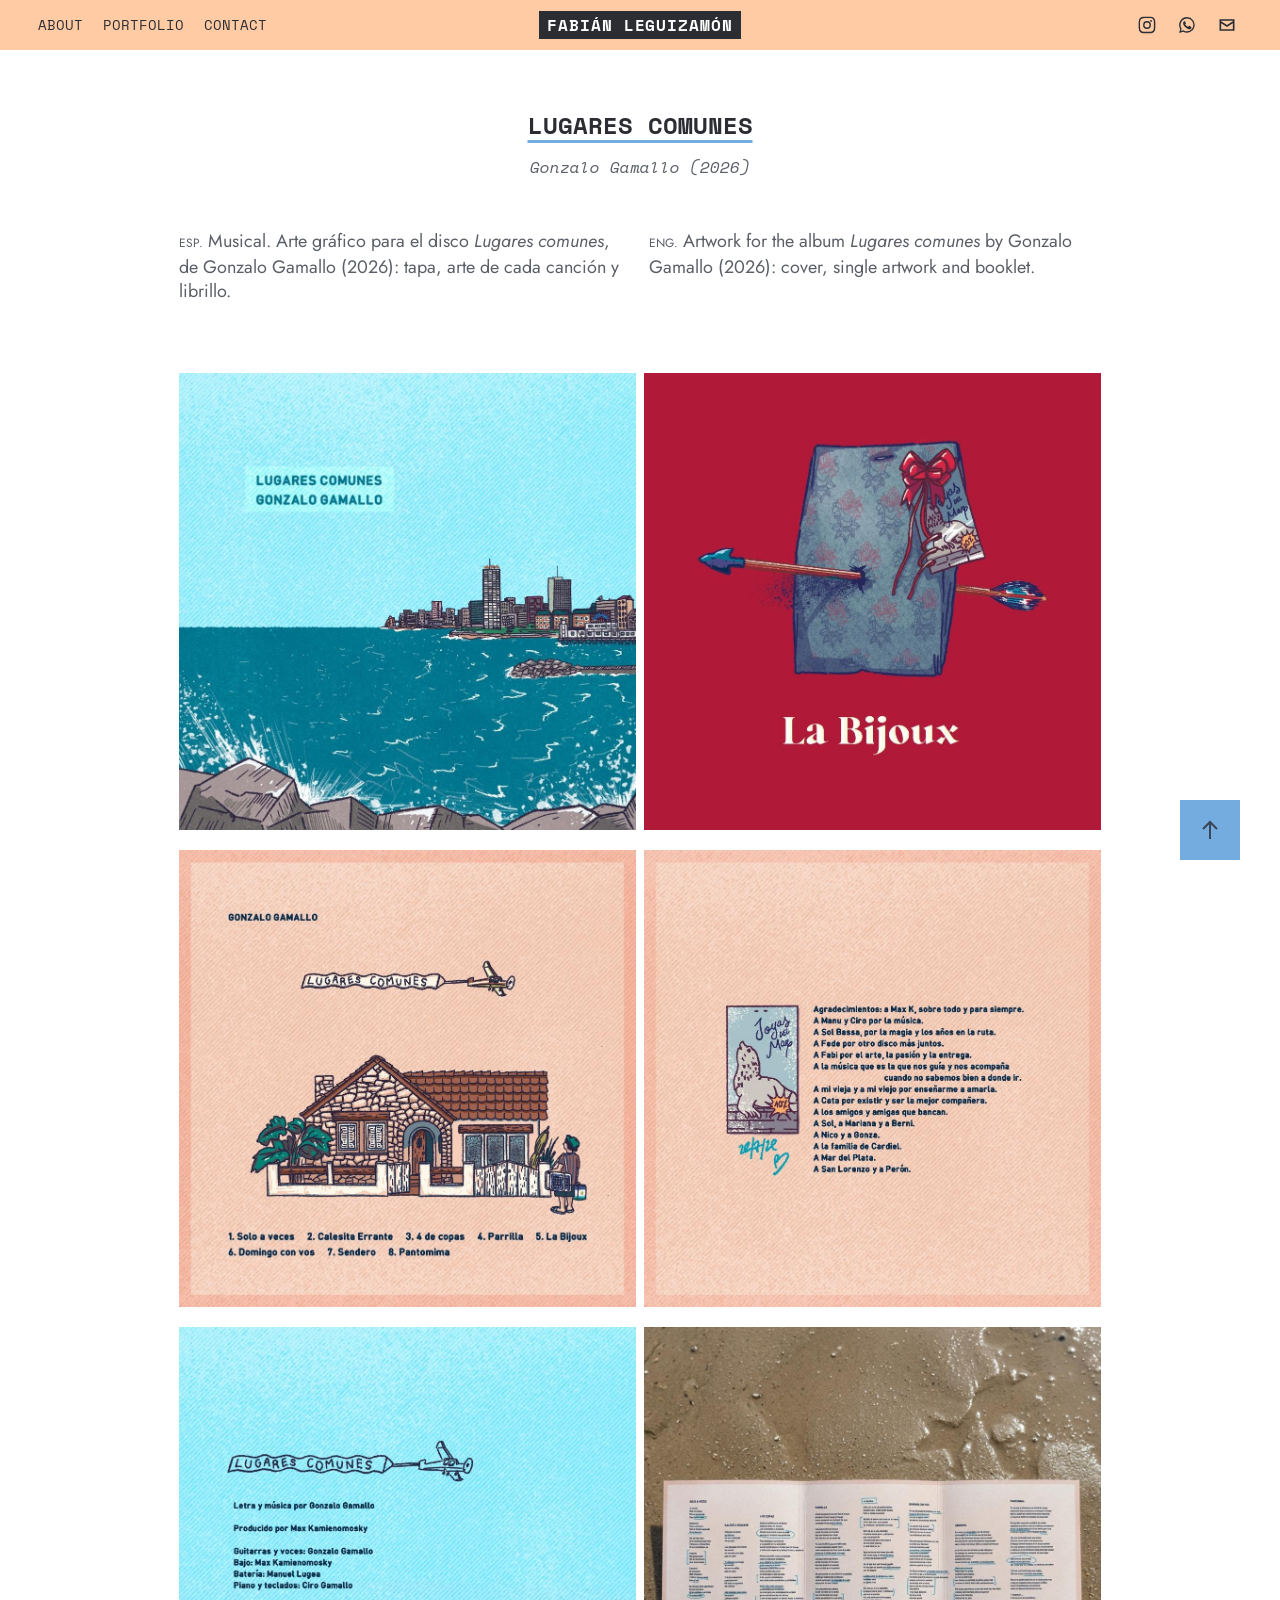
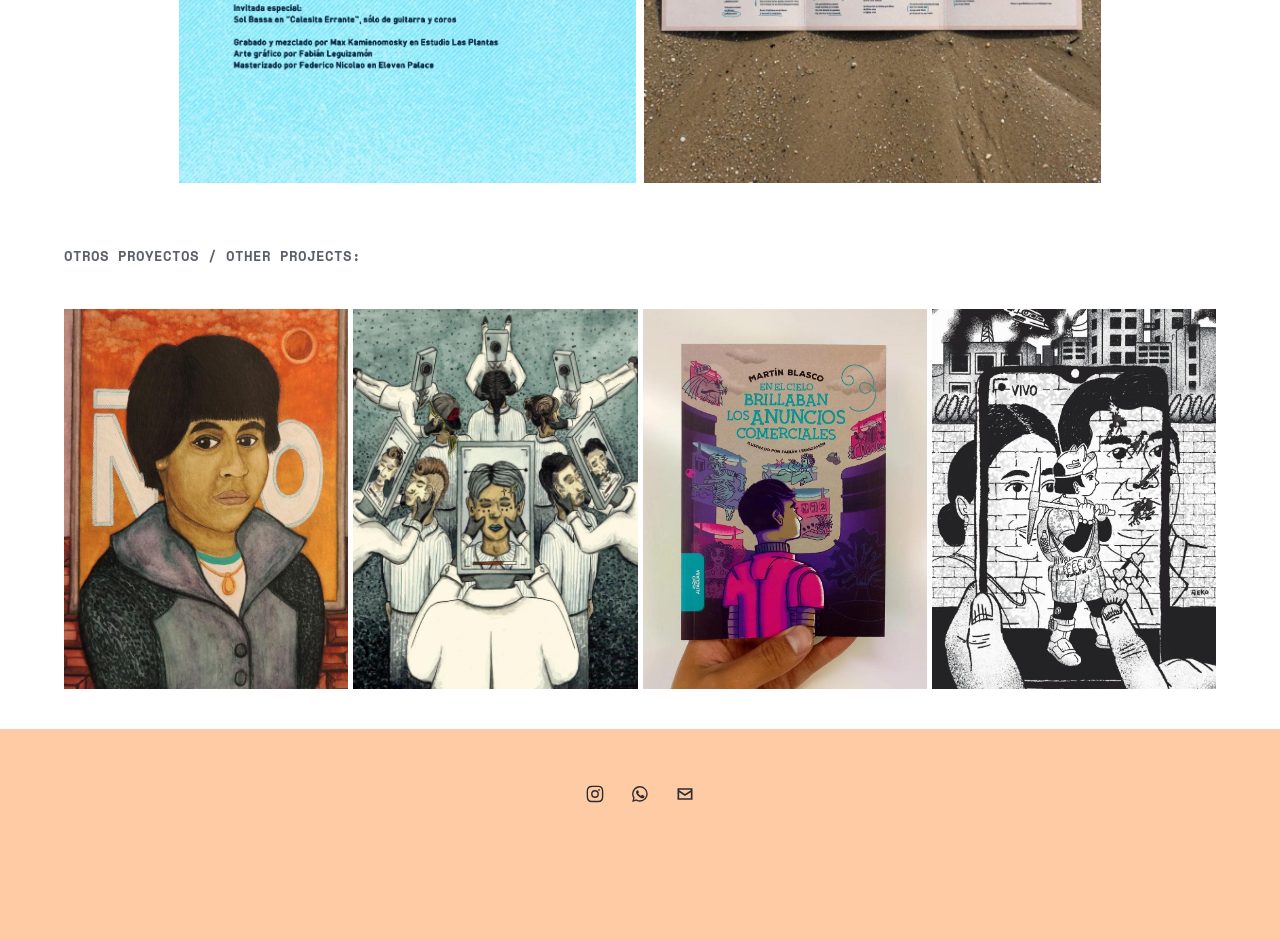
<file: proyectos/lugares-comunes.html>
<!doctype html>
<html lang="es">
<head>
<meta charset="utf-8">
<meta name="viewport" content="width=device-width, initial-scale=1">
<title>Fabián Leguizamón - Lugares comunes</title>
<meta name="description" content="Lugares comunes – Gonzalo Gamallo (2026). Ilustración de Fabián Leguizamón.">
<meta property="og:title" content="Fabián Leguizamón - Lugares comunes">
<meta property="og:description" content="Lugares comunes – Gonzalo Gamallo (2026). Ilustración de Fabián Leguizamón.">
<link rel="stylesheet" href="../assets/fonts.css">
<link rel="stylesheet" href="../assets/style.css">
<link rel="icon" href="data:image/svg+xml,%3Csvg xmlns='http://www.w3.org/2000/svg' viewBox='0 0 32 32'%3E%3Crect width='32' height='32' fill='%23111'/%3E%3Ctext x='16' y='22' font-family='monospace' font-weight='700' font-size='16' fill='%23fff' text-anchor='middle'%3EFL%3C/text%3E%3C/svg%3E">
</head>
<body>
<header class="site-header">
  <nav class="nav"><a href="../about.html">About</a><a href="../index.html">Portfolio</a><a href="../contact.html">Contact</a></nav>
  <div class="logo-wrap"><a class="logo" href="../index.html">Fabián Leguizamón</a></div>
  <div class="social nav-social"><ul><li><a href="https://www.instagram.com/nieko.ilus/" aria-label="Instagram" target="_blank" rel="noopener"><svg viewBox="0 0 24 24" aria-hidden="true"><path d="M12 7.3A4.7 4.7 0 1 0 12 16.7 4.7 4.7 0 0 0 12 7.3zm0 7.7a3 3 0 1 1 0-6 3 3 0 0 1 0 6zm6-7.9a1.1 1.1 0 1 1-2.2 0 1.1 1.1 0 0 1 2.2 0zM12 3.6c2.7 0 3 0 4.1.1 2.7.1 4 1.4 4.1 4.1.1 1.1.1 1.4.1 4.1s0 3-.1 4.1c-.1 2.7-1.4 4-4.1 4.1-1.1.1-1.4.1-4.1.1s-3 0-4.1-.1c-2.7-.1-4-1.4-4.1-4.1C3.7 15 3.6 14.7 3.6 12s0-3 .1-4.1c.1-2.7 1.4-4 4.1-4.1C8.9 3.6 9.3 3.6 12 3.6zM12 2C9.3 2 8.9 2 7.9 2.1 4.2 2.2 2.2 4.2 2.1 7.9 2 8.9 2 9.3 2 12s0 3.1.1 4.1c.1 3.7 2.2 5.7 5.8 5.8 1 .1 1.4.1 4.1.1s3.1 0 4.1-.1c3.6-.1 5.7-2.2 5.8-5.8.1-1 .1-1.4.1-4.1s0-3.1-.1-4.1c-.1-3.6-2.2-5.7-5.8-5.8C15.1 2 14.7 2 12 2z"/></svg></a></li><li><a href="https://wa.me/5491123005073" aria-label="WhatsApp" target="_blank" rel="noopener"><svg viewBox="0 0 24 24" aria-hidden="true"><path d="M12 2.5a9.4 9.4 0 0 0-8.1 14.2L2.5 21.5l4.9-1.3A9.4 9.4 0 1 0 12 2.5zm0 17.1c-1.4 0-2.8-.4-4-1.1l-.3-.2-2.9.8.8-2.8-.2-.3A7.7 7.7 0 1 1 12 19.6zm4.3-5.8c-.2-.1-1.4-.7-1.6-.8-.2-.1-.4-.1-.5.1l-.7.9c-.1.2-.3.2-.5.1a6.3 6.3 0 0 1-3.1-2.7c-.2-.4.2-.4.7-1.3.1-.2 0-.3 0-.4l-.7-1.7c-.2-.5-.4-.4-.5-.4h-.5a.9.9 0 0 0-.7.3 2.8 2.8 0 0 0-.9 2.1c0 1.2.9 2.4 1 2.6.1.2 1.8 2.7 4.3 3.8 1.6.7 2.2.7 3 .6.5-.1 1.4-.6 1.6-1.2.2-.6.2-1.1.1-1.2l-.5-.3z"/></svg></a></li><li><a href="mailto:fleguizamon@unsam.edu.ar" aria-label="Email"><svg viewBox="0 0 24 24" aria-hidden="true"><path d="M3 5h18v14H3V5zm2 2v.4l7 4.6 7-4.6V7H5zm14 2.8-7 4.6-7-4.6V17h14V9.8z"/></svg></a></li></ul></div>
  <button class="hamburger" type="button" aria-label="Abrir menú" aria-expanded="false" aria-controls="responsive-nav"><i></i><i></i><i></i></button>
</header>
<div class="responsive-nav" id="responsive-nav" hidden>
  <button class="close-nav" type="button" aria-label="Cerrar menú"></button>
  <nav><a href="../about.html">About</a><a href="../index.html">Portfolio</a><a href="../contact.html">Contact</a></nav>
  <div class="social"><ul><li><a href="https://www.instagram.com/nieko.ilus/" aria-label="Instagram" target="_blank" rel="noopener"><svg viewBox="0 0 24 24" aria-hidden="true"><path d="M12 7.3A4.7 4.7 0 1 0 12 16.7 4.7 4.7 0 0 0 12 7.3zm0 7.7a3 3 0 1 1 0-6 3 3 0 0 1 0 6zm6-7.9a1.1 1.1 0 1 1-2.2 0 1.1 1.1 0 0 1 2.2 0zM12 3.6c2.7 0 3 0 4.1.1 2.7.1 4 1.4 4.1 4.1.1 1.1.1 1.4.1 4.1s0 3-.1 4.1c-.1 2.7-1.4 4-4.1 4.1-1.1.1-1.4.1-4.1.1s-3 0-4.1-.1c-2.7-.1-4-1.4-4.1-4.1C3.7 15 3.6 14.7 3.6 12s0-3 .1-4.1c.1-2.7 1.4-4 4.1-4.1C8.9 3.6 9.3 3.6 12 3.6zM12 2C9.3 2 8.9 2 7.9 2.1 4.2 2.2 2.2 4.2 2.1 7.9 2 8.9 2 9.3 2 12s0 3.1.1 4.1c.1 3.7 2.2 5.7 5.8 5.8 1 .1 1.4.1 4.1.1s3.1 0 4.1-.1c3.6-.1 5.7-2.2 5.8-5.8.1-1 .1-1.4.1-4.1s0-3.1-.1-4.1c-.1-3.6-2.2-5.7-5.8-5.8C15.1 2 14.7 2 12 2z"/></svg></a></li><li><a href="https://wa.me/5491123005073" aria-label="WhatsApp" target="_blank" rel="noopener"><svg viewBox="0 0 24 24" aria-hidden="true"><path d="M12 2.5a9.4 9.4 0 0 0-8.1 14.2L2.5 21.5l4.9-1.3A9.4 9.4 0 1 0 12 2.5zm0 17.1c-1.4 0-2.8-.4-4-1.1l-.3-.2-2.9.8.8-2.8-.2-.3A7.7 7.7 0 1 1 12 19.6zm4.3-5.8c-.2-.1-1.4-.7-1.6-.8-.2-.1-.4-.1-.5.1l-.7.9c-.1.2-.3.2-.5.1a6.3 6.3 0 0 1-3.1-2.7c-.2-.4.2-.4.7-1.3.1-.2 0-.3 0-.4l-.7-1.7c-.2-.5-.4-.4-.5-.4h-.5a.9.9 0 0 0-.7.3 2.8 2.8 0 0 0-.9 2.1c0 1.2.9 2.4 1 2.6.1.2 1.8 2.7 4.3 3.8 1.6.7 2.2.7 3 .6.5-.1 1.4-.6 1.6-1.2.2-.6.2-1.1.1-1.2l-.5-.3z"/></svg></a></li><li><a href="mailto:fleguizamon@unsam.edu.ar" aria-label="Email"><svg viewBox="0 0 24 24" aria-hidden="true"><path d="M3 5h18v14H3V5zm2 2v.4l7 4.6 7-4.6V7H5zm14 2.8-7 4.6-7-4.6V17h14V9.8z"/></svg></a></li></ul></div>
</div>
<main class="site-content">
<article class="page">
  <header class="page-header">
    <h1 class="title">Lugares comunes</h1>
    <p class="description">Gonzalo Gamallo (2026)</p>
  </header>
  <div class="module module-text two-col">
    <div class="rich-text"><p><small>ESP.</small> <b class="cat">Musical.</b> Arte gráfico para el disco <i>Lugares comunes</i>, de Gonzalo Gamallo (2026): tapa, arte de cada canción y librillo.</p></div>
    <div class="rich-text"><p><small>ENG.</small> Artwork for the album <i>Lugares comunes</i> by Gonzalo Gamallo (2026): cover, single artwork and booklet.</p></div>
  </div>
<div class="module module-collection"><figure style="flex:1.0000 1 0"><img src="../assets/img/lugares-comunes/lugares-comunes-01.jpg" width="969" height="969" alt="Lugares comunes" sizes="(max-width: 932px) 50vw, 36vw" loading="lazy" decoding="async"></figure><figure style="flex:1.0000 1 0"><img src="../assets/img/lugares-comunes/lugares-comunes-02.jpg" width="969" height="969" alt="Lugares comunes" sizes="(max-width: 932px) 50vw, 36vw" loading="lazy" decoding="async"></figure></div>
<div class="module module-collection"><figure style="flex:1.0000 1 0"><img src="../assets/img/lugares-comunes/lugares-comunes-03.jpg" width="969" height="969" alt="Lugares comunes" sizes="(max-width: 932px) 50vw, 36vw" loading="lazy" decoding="async"></figure><figure style="flex:1.0000 1 0"><img src="../assets/img/lugares-comunes/lugares-comunes-04.jpg" width="969" height="969" alt="Lugares comunes" sizes="(max-width: 932px) 50vw, 36vw" loading="lazy" decoding="async"></figure></div>
<div class="module module-collection"><figure style="flex:1.0000 1 0"><img src="../assets/img/lugares-comunes/lugares-comunes-05.jpg" width="969" height="969" alt="Lugares comunes" sizes="(max-width: 932px) 50vw, 36vw" loading="lazy" decoding="async"></figure><figure style="flex:1.0000 1 0"><img src="../assets/img/lugares-comunes/lugares-comunes-06.jpg" width="969" height="969" alt="Lugares comunes" sizes="(max-width: 932px) 50vw, 36vw" loading="lazy" decoding="async"></figure></div>
</article>
<section class="other-projects">
  <h2 class="other-projects-title">Otros proyectos / Other projects:</h2>
  <div class="covers covers--others"><a class="project-cover" href="../proyectos/exposiciones.html">
  <img src="../assets/img/exposiciones/exposiciones-02.jpg" width="994" height="907" alt="Exposiciones" loading="lazy" decoding="async">
  <span class="details"><span class="details-inner">
    <span class="title">Exposiciones</span>
    
  </span></span>
</a><a class="project-cover" href="../proyectos/proyectos-personales.html">
  <img src="../assets/img/proyectos-personales/proyectos-personales-01.jpg" width="1279" height="1601" alt="Proyectos personales" loading="lazy" decoding="async">
  <span class="details"><span class="details-inner">
    <span class="title">Proyectos personales</span>
    
  </span></span>
</a><a class="project-cover" href="../proyectos/en-el-cielo-brillaban.html">
  <img src="../assets/img/en-el-cielo/en-el-cielo-01.jpg" width="980" height="1294" alt="En el cielo brillaban los anuncios comerciales" loading="lazy" decoding="async">
  <span class="details"><span class="details-inner">
    <span class="title">En el cielo brillaban los anuncios comerciales</span>
    
  </span></span>
</a><a class="project-cover" href="../proyectos/el-sindrome-de-nuremberg.html">
  <img src="../assets/img/sindrome-nuremberg/sindrome-nuremberg-01.jpg" width="837" height="1289" alt="El síndrome de Nüremberg" loading="lazy" decoding="async">
  <span class="details"><span class="details-inner">
    <span class="title">El síndrome de Nüremberg</span>
    
  </span></span>
</a></div>
</section>
</main>
<footer class="site-footer"><div class="social"><ul><li><a href="https://www.instagram.com/nieko.ilus/" aria-label="Instagram" target="_blank" rel="noopener"><svg viewBox="0 0 24 24" aria-hidden="true"><path d="M12 7.3A4.7 4.7 0 1 0 12 16.7 4.7 4.7 0 0 0 12 7.3zm0 7.7a3 3 0 1 1 0-6 3 3 0 0 1 0 6zm6-7.9a1.1 1.1 0 1 1-2.2 0 1.1 1.1 0 0 1 2.2 0zM12 3.6c2.7 0 3 0 4.1.1 2.7.1 4 1.4 4.1 4.1.1 1.1.1 1.4.1 4.1s0 3-.1 4.1c-.1 2.7-1.4 4-4.1 4.1-1.1.1-1.4.1-4.1.1s-3 0-4.1-.1c-2.7-.1-4-1.4-4.1-4.1C3.7 15 3.6 14.7 3.6 12s0-3 .1-4.1c.1-2.7 1.4-4 4.1-4.1C8.9 3.6 9.3 3.6 12 3.6zM12 2C9.3 2 8.9 2 7.9 2.1 4.2 2.2 2.2 4.2 2.1 7.9 2 8.9 2 9.3 2 12s0 3.1.1 4.1c.1 3.7 2.2 5.7 5.8 5.8 1 .1 1.4.1 4.1.1s3.1 0 4.1-.1c3.6-.1 5.7-2.2 5.8-5.8.1-1 .1-1.4.1-4.1s0-3.1-.1-4.1c-.1-3.6-2.2-5.7-5.8-5.8C15.1 2 14.7 2 12 2z"/></svg></a></li><li><a href="https://wa.me/5491123005073" aria-label="WhatsApp" target="_blank" rel="noopener"><svg viewBox="0 0 24 24" aria-hidden="true"><path d="M12 2.5a9.4 9.4 0 0 0-8.1 14.2L2.5 21.5l4.9-1.3A9.4 9.4 0 1 0 12 2.5zm0 17.1c-1.4 0-2.8-.4-4-1.1l-.3-.2-2.9.8.8-2.8-.2-.3A7.7 7.7 0 1 1 12 19.6zm4.3-5.8c-.2-.1-1.4-.7-1.6-.8-.2-.1-.4-.1-.5.1l-.7.9c-.1.2-.3.2-.5.1a6.3 6.3 0 0 1-3.1-2.7c-.2-.4.2-.4.7-1.3.1-.2 0-.3 0-.4l-.7-1.7c-.2-.5-.4-.4-.5-.4h-.5a.9.9 0 0 0-.7.3 2.8 2.8 0 0 0-.9 2.1c0 1.2.9 2.4 1 2.6.1.2 1.8 2.7 4.3 3.8 1.6.7 2.2.7 3 .6.5-.1 1.4-.6 1.6-1.2.2-.6.2-1.1.1-1.2l-.5-.3z"/></svg></a></li><li><a href="mailto:fleguizamon@unsam.edu.ar" aria-label="Email"><svg viewBox="0 0 24 24" aria-hidden="true"><path d="M3 5h18v14H3V5zm2 2v.4l7 4.6 7-4.6V7H5zm14 2.8-7 4.6-7-4.6V17h14V9.8z"/></svg></a></li></ul></div></footer>
<a class="back-to-top" href="#top" aria-label="Volver arriba"><svg viewBox="0 0 26 26" aria-hidden="true"><path d="M13 3.6 5.3 11.3l1.4 1.4L12 7.4V22h2V7.4l5.3 5.3 1.4-1.4z"/></svg></a>
<script src="../assets/main.js" defer></script>
</body>
</html>
</file>
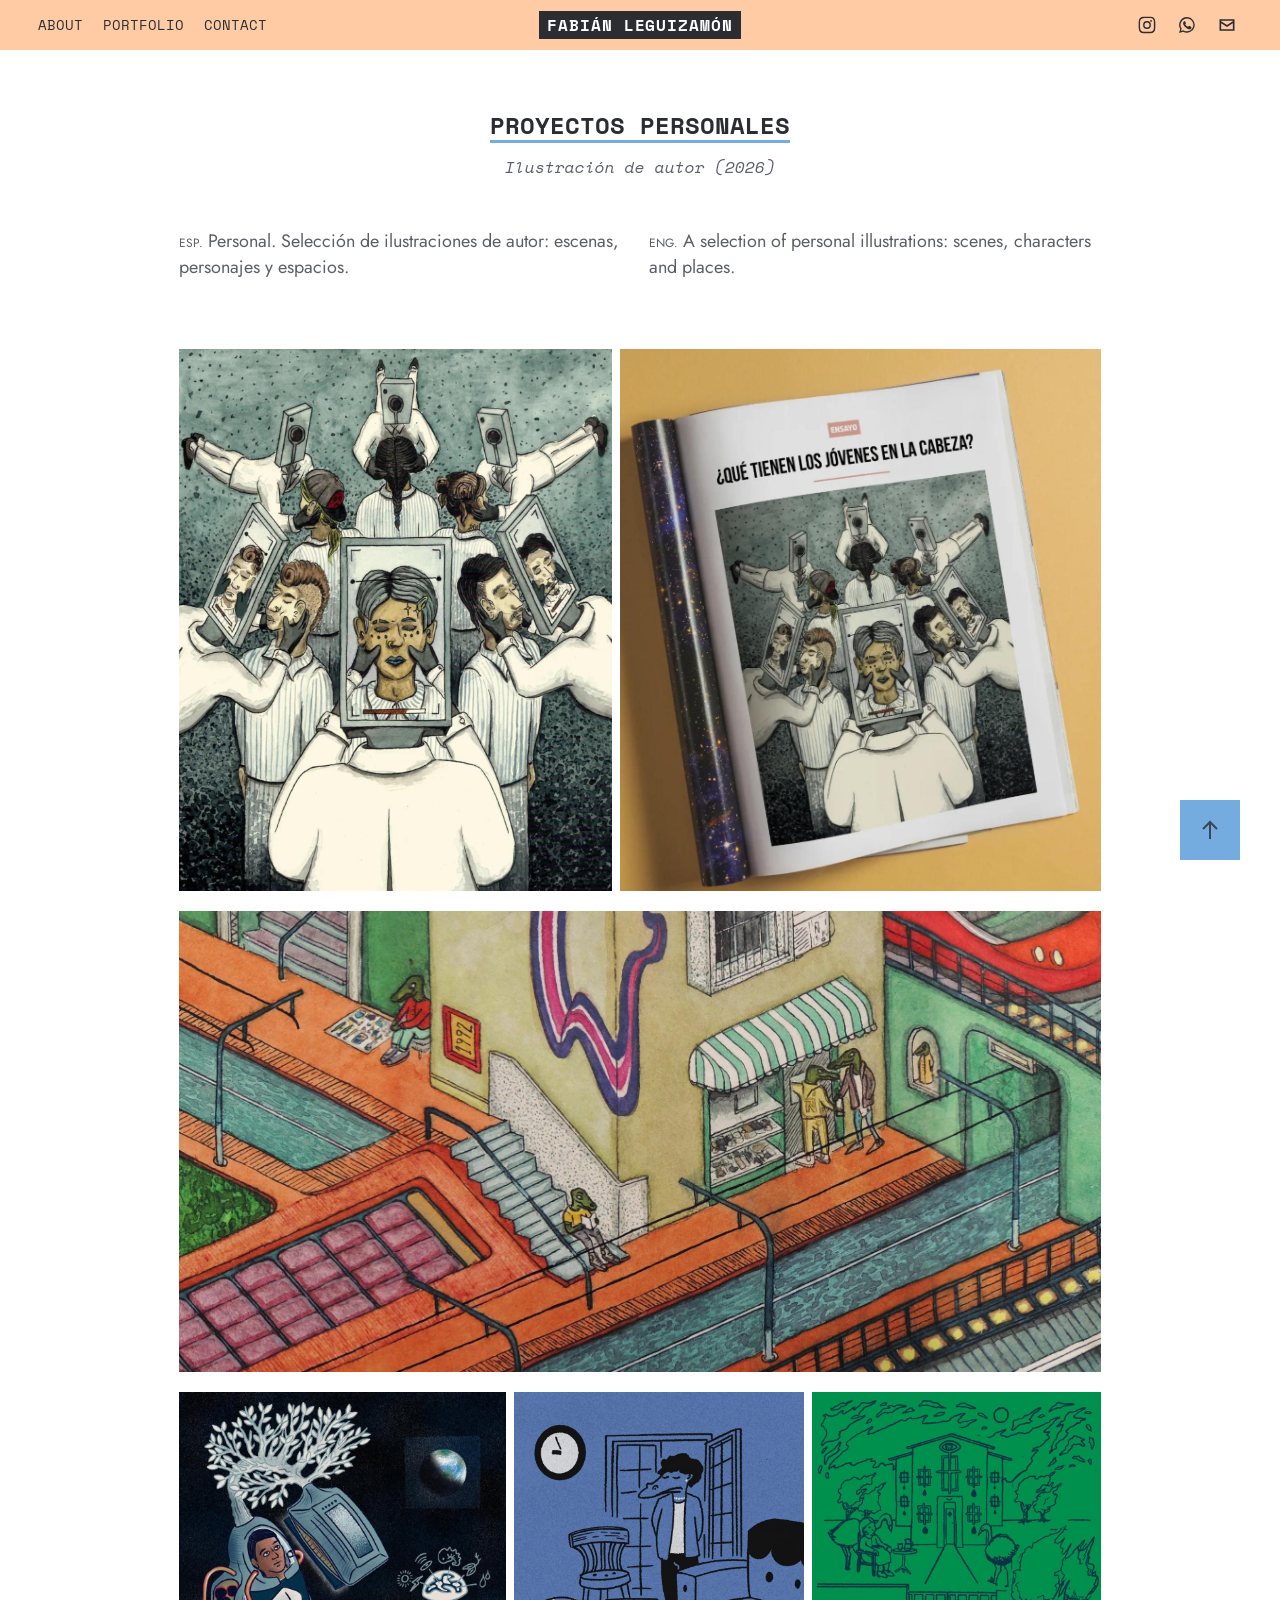
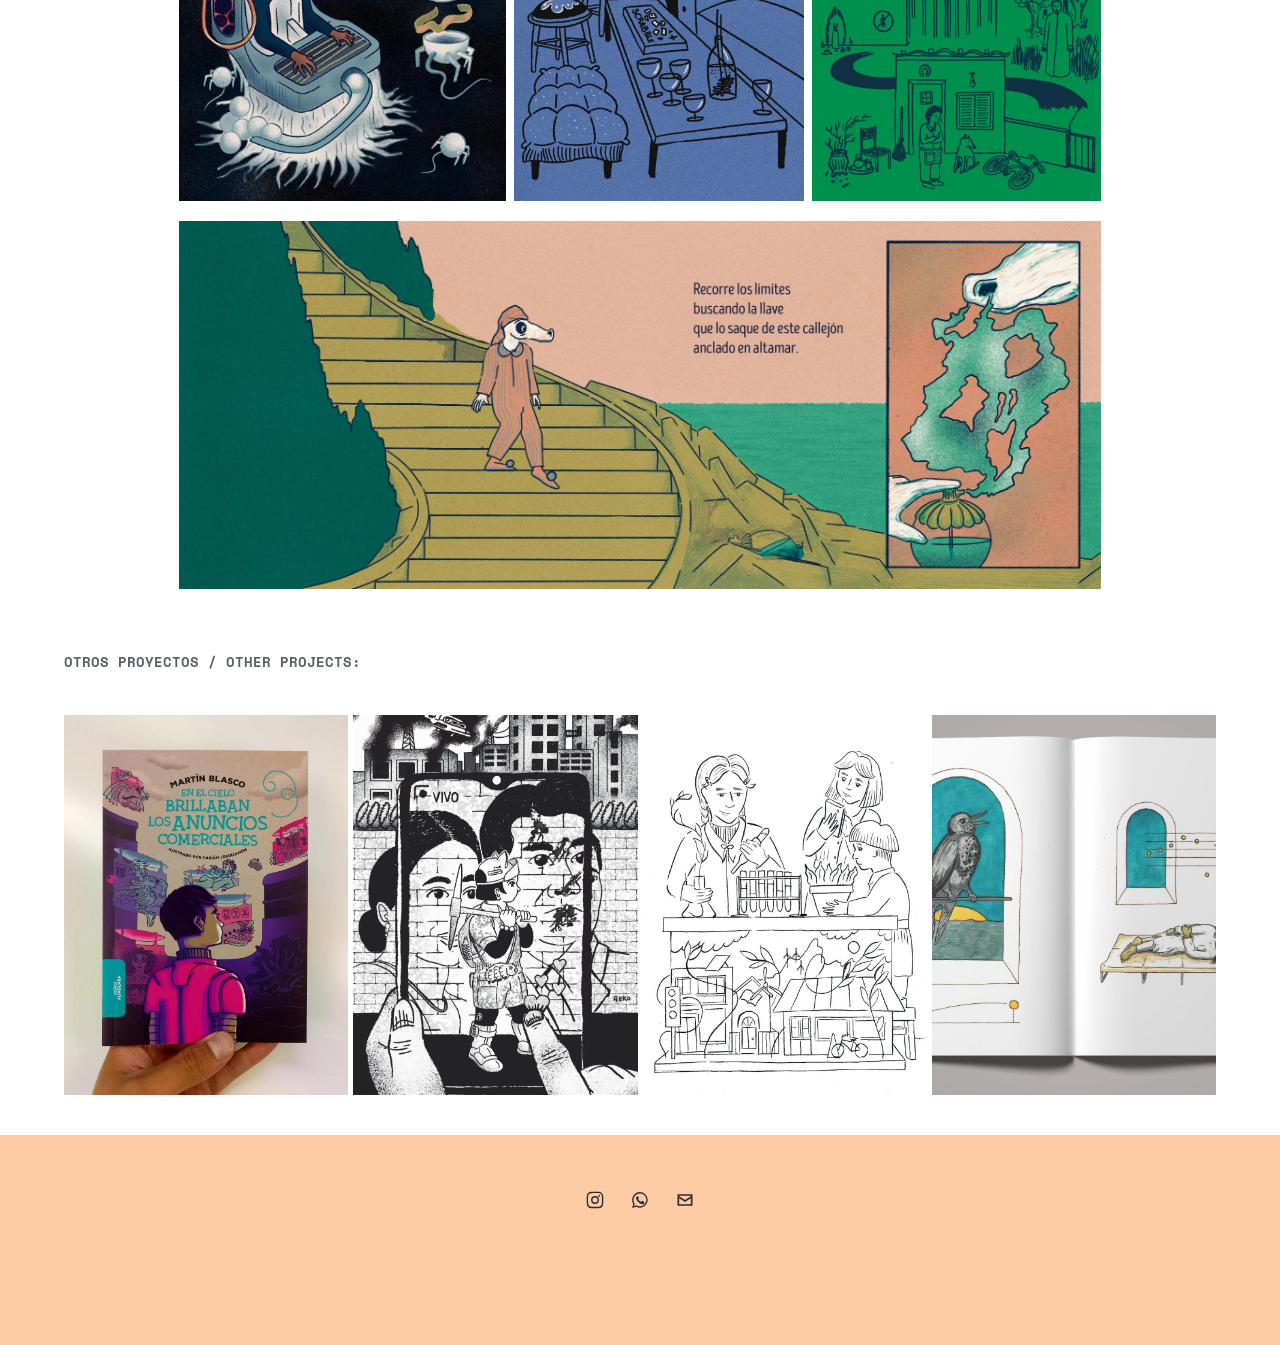
<file: proyectos/proyectos-personales.html>
<!doctype html>
<html lang="es">
<head>
<meta charset="utf-8">
<meta name="viewport" content="width=device-width, initial-scale=1">
<title>Fabián Leguizamón - Proyectos personales</title>
<meta name="description" content="Proyectos personales – Ilustración de autor (2026). Ilustración de Fabián Leguizamón.">
<meta property="og:title" content="Fabián Leguizamón - Proyectos personales">
<meta property="og:description" content="Proyectos personales – Ilustración de autor (2026). Ilustración de Fabián Leguizamón.">
<link rel="stylesheet" href="../assets/fonts.css">
<link rel="stylesheet" href="../assets/style.css">
<link rel="icon" href="data:image/svg+xml,%3Csvg xmlns='http://www.w3.org/2000/svg' viewBox='0 0 32 32'%3E%3Crect width='32' height='32' fill='%23111'/%3E%3Ctext x='16' y='22' font-family='monospace' font-weight='700' font-size='16' fill='%23fff' text-anchor='middle'%3EFL%3C/text%3E%3C/svg%3E">
</head>
<body>
<header class="site-header">
  <nav class="nav"><a href="../about.html">About</a><a href="../index.html">Portfolio</a><a href="../contact.html">Contact</a></nav>
  <div class="logo-wrap"><a class="logo" href="../index.html">Fabián Leguizamón</a></div>
  <div class="social nav-social"><ul><li><a href="https://www.instagram.com/nieko.ilus/" aria-label="Instagram" target="_blank" rel="noopener"><svg viewBox="0 0 24 24" aria-hidden="true"><path d="M12 7.3A4.7 4.7 0 1 0 12 16.7 4.7 4.7 0 0 0 12 7.3zm0 7.7a3 3 0 1 1 0-6 3 3 0 0 1 0 6zm6-7.9a1.1 1.1 0 1 1-2.2 0 1.1 1.1 0 0 1 2.2 0zM12 3.6c2.7 0 3 0 4.1.1 2.7.1 4 1.4 4.1 4.1.1 1.1.1 1.4.1 4.1s0 3-.1 4.1c-.1 2.7-1.4 4-4.1 4.1-1.1.1-1.4.1-4.1.1s-3 0-4.1-.1c-2.7-.1-4-1.4-4.1-4.1C3.7 15 3.6 14.7 3.6 12s0-3 .1-4.1c.1-2.7 1.4-4 4.1-4.1C8.9 3.6 9.3 3.6 12 3.6zM12 2C9.3 2 8.9 2 7.9 2.1 4.2 2.2 2.2 4.2 2.1 7.9 2 8.9 2 9.3 2 12s0 3.1.1 4.1c.1 3.7 2.2 5.7 5.8 5.8 1 .1 1.4.1 4.1.1s3.1 0 4.1-.1c3.6-.1 5.7-2.2 5.8-5.8.1-1 .1-1.4.1-4.1s0-3.1-.1-4.1c-.1-3.6-2.2-5.7-5.8-5.8C15.1 2 14.7 2 12 2z"/></svg></a></li><li><a href="https://wa.me/5491123005073" aria-label="WhatsApp" target="_blank" rel="noopener"><svg viewBox="0 0 24 24" aria-hidden="true"><path d="M12 2.5a9.4 9.4 0 0 0-8.1 14.2L2.5 21.5l4.9-1.3A9.4 9.4 0 1 0 12 2.5zm0 17.1c-1.4 0-2.8-.4-4-1.1l-.3-.2-2.9.8.8-2.8-.2-.3A7.7 7.7 0 1 1 12 19.6zm4.3-5.8c-.2-.1-1.4-.7-1.6-.8-.2-.1-.4-.1-.5.1l-.7.9c-.1.2-.3.2-.5.1a6.3 6.3 0 0 1-3.1-2.7c-.2-.4.2-.4.7-1.3.1-.2 0-.3 0-.4l-.7-1.7c-.2-.5-.4-.4-.5-.4h-.5a.9.9 0 0 0-.7.3 2.8 2.8 0 0 0-.9 2.1c0 1.2.9 2.4 1 2.6.1.2 1.8 2.7 4.3 3.8 1.6.7 2.2.7 3 .6.5-.1 1.4-.6 1.6-1.2.2-.6.2-1.1.1-1.2l-.5-.3z"/></svg></a></li><li><a href="mailto:fleguizamon@unsam.edu.ar" aria-label="Email"><svg viewBox="0 0 24 24" aria-hidden="true"><path d="M3 5h18v14H3V5zm2 2v.4l7 4.6 7-4.6V7H5zm14 2.8-7 4.6-7-4.6V17h14V9.8z"/></svg></a></li></ul></div>
  <button class="hamburger" type="button" aria-label="Abrir menú" aria-expanded="false" aria-controls="responsive-nav"><i></i><i></i><i></i></button>
</header>
<div class="responsive-nav" id="responsive-nav" hidden>
  <button class="close-nav" type="button" aria-label="Cerrar menú"></button>
  <nav><a href="../about.html">About</a><a href="../index.html">Portfolio</a><a href="../contact.html">Contact</a></nav>
  <div class="social"><ul><li><a href="https://www.instagram.com/nieko.ilus/" aria-label="Instagram" target="_blank" rel="noopener"><svg viewBox="0 0 24 24" aria-hidden="true"><path d="M12 7.3A4.7 4.7 0 1 0 12 16.7 4.7 4.7 0 0 0 12 7.3zm0 7.7a3 3 0 1 1 0-6 3 3 0 0 1 0 6zm6-7.9a1.1 1.1 0 1 1-2.2 0 1.1 1.1 0 0 1 2.2 0zM12 3.6c2.7 0 3 0 4.1.1 2.7.1 4 1.4 4.1 4.1.1 1.1.1 1.4.1 4.1s0 3-.1 4.1c-.1 2.7-1.4 4-4.1 4.1-1.1.1-1.4.1-4.1.1s-3 0-4.1-.1c-2.7-.1-4-1.4-4.1-4.1C3.7 15 3.6 14.7 3.6 12s0-3 .1-4.1c.1-2.7 1.4-4 4.1-4.1C8.9 3.6 9.3 3.6 12 3.6zM12 2C9.3 2 8.9 2 7.9 2.1 4.2 2.2 2.2 4.2 2.1 7.9 2 8.9 2 9.3 2 12s0 3.1.1 4.1c.1 3.7 2.2 5.7 5.8 5.8 1 .1 1.4.1 4.1.1s3.1 0 4.1-.1c3.6-.1 5.7-2.2 5.8-5.8.1-1 .1-1.4.1-4.1s0-3.1-.1-4.1c-.1-3.6-2.2-5.7-5.8-5.8C15.1 2 14.7 2 12 2z"/></svg></a></li><li><a href="https://wa.me/5491123005073" aria-label="WhatsApp" target="_blank" rel="noopener"><svg viewBox="0 0 24 24" aria-hidden="true"><path d="M12 2.5a9.4 9.4 0 0 0-8.1 14.2L2.5 21.5l4.9-1.3A9.4 9.4 0 1 0 12 2.5zm0 17.1c-1.4 0-2.8-.4-4-1.1l-.3-.2-2.9.8.8-2.8-.2-.3A7.7 7.7 0 1 1 12 19.6zm4.3-5.8c-.2-.1-1.4-.7-1.6-.8-.2-.1-.4-.1-.5.1l-.7.9c-.1.2-.3.2-.5.1a6.3 6.3 0 0 1-3.1-2.7c-.2-.4.2-.4.7-1.3.1-.2 0-.3 0-.4l-.7-1.7c-.2-.5-.4-.4-.5-.4h-.5a.9.9 0 0 0-.7.3 2.8 2.8 0 0 0-.9 2.1c0 1.2.9 2.4 1 2.6.1.2 1.8 2.7 4.3 3.8 1.6.7 2.2.7 3 .6.5-.1 1.4-.6 1.6-1.2.2-.6.2-1.1.1-1.2l-.5-.3z"/></svg></a></li><li><a href="mailto:fleguizamon@unsam.edu.ar" aria-label="Email"><svg viewBox="0 0 24 24" aria-hidden="true"><path d="M3 5h18v14H3V5zm2 2v.4l7 4.6 7-4.6V7H5zm14 2.8-7 4.6-7-4.6V17h14V9.8z"/></svg></a></li></ul></div>
</div>
<main class="site-content">
<article class="page">
  <header class="page-header">
    <h1 class="title">Proyectos personales</h1>
    <p class="description">Ilustración de autor (2026)</p>
  </header>
  <div class="module module-text two-col">
    <div class="rich-text"><p><small>ESP.</small> <b class="cat">Personal.</b> Selección de ilustraciones de autor: escenas, personajes y espacios.</p></div>
    <div class="rich-text"><p><small>ENG.</small> A selection of personal illustrations: scenes, characters and places.</p></div>
  </div>
<div class="module module-collection"><figure style="flex:0.7989 1 0"><img src="../assets/img/proyectos-personales/proyectos-personales-01.jpg" width="1279" height="1601" alt="Proyectos personales" sizes="(max-width: 932px) 50vw, 36vw" loading="lazy" decoding="async"></figure><figure style="flex:0.8862 1 0"><img src="../assets/img/proyectos-personales/proyectos-personales-02.jpg" width="1020" height="1151" alt="Proyectos personales" sizes="(max-width: 932px) 50vw, 36vw" loading="lazy" decoding="async"></figure></div>
<figure class="module module-image"><img src="../assets/img/proyectos-personales/proyectos-personales-03.jpg" width="1952" height="976" alt="Proyectos personales" sizes="(max-width: 932px) 100vw, 72vw" loading="lazy" decoding="async"></figure>
<div class="module module-collection"><figure style="flex:0.8000 1 0"><img src="../assets/img/proyectos-personales/proyectos-personales-05.jpg" width="920" height="1150" alt="Proyectos personales" sizes="(max-width: 932px) 33vw, 24vw" loading="lazy" decoding="async"></figure><figure style="flex:0.7073 1 0"><img src="../assets/img/proyectos-personales/proyectos-personales-07.jpg" width="894" height="1264" alt="Proyectos personales" sizes="(max-width: 932px) 33vw, 24vw" loading="lazy" decoding="async"></figure><figure style="flex:0.7073 1 0"><img src="../assets/img/proyectos-personales/proyectos-personales-08.jpg" width="894" height="1264" alt="Proyectos personales" sizes="(max-width: 932px) 33vw, 24vw" loading="lazy" decoding="async"></figure></div>
<figure class="module module-image"><img src="../assets/img/proyectos-personales/proyectos-personales-06.jpg" width="1968" height="787" alt="Proyectos personales" sizes="(max-width: 932px) 100vw, 72vw" loading="lazy" decoding="async"></figure>
</article>
<section class="other-projects">
  <h2 class="other-projects-title">Otros proyectos / Other projects:</h2>
  <div class="covers covers--others"><a class="project-cover" href="../proyectos/en-el-cielo-brillaban.html">
  <img src="../assets/img/en-el-cielo/en-el-cielo-01.jpg" width="980" height="1294" alt="En el cielo brillaban los anuncios comerciales" loading="lazy" decoding="async">
  <span class="details"><span class="details-inner">
    <span class="title">En el cielo brillaban los anuncios comerciales</span>
    
  </span></span>
</a><a class="project-cover" href="../proyectos/el-sindrome-de-nuremberg.html">
  <img src="../assets/img/sindrome-nuremberg/sindrome-nuremberg-01.jpg" width="837" height="1289" alt="El síndrome de Nüremberg" loading="lazy" decoding="async">
  <span class="details"><span class="details-inner">
    <span class="title">El síndrome de Nüremberg</span>
    
  </span></span>
</a><a class="project-cover" href="../proyectos/diversicaf.html">
  <img src="../assets/img/diversicaf/diversicaf-01.jpg" width="946" height="1337" alt="DiversiCAF 5.0" loading="lazy" decoding="async">
  <span class="details"><span class="details-inner">
    <span class="title">DiversiCAF 5.0</span>
    
  </span></span>
</a><a class="project-cover" href="../proyectos/atamay.html">
  <img src="../assets/img/atamay/atamay-02.jpg" width="1733" height="1175" alt="Atamay" loading="lazy" decoding="async">
  <span class="details"><span class="details-inner">
    <span class="title">Atamay</span>
    
  </span></span>
</a></div>
</section>
</main>
<footer class="site-footer"><div class="social"><ul><li><a href="https://www.instagram.com/nieko.ilus/" aria-label="Instagram" target="_blank" rel="noopener"><svg viewBox="0 0 24 24" aria-hidden="true"><path d="M12 7.3A4.7 4.7 0 1 0 12 16.7 4.7 4.7 0 0 0 12 7.3zm0 7.7a3 3 0 1 1 0-6 3 3 0 0 1 0 6zm6-7.9a1.1 1.1 0 1 1-2.2 0 1.1 1.1 0 0 1 2.2 0zM12 3.6c2.7 0 3 0 4.1.1 2.7.1 4 1.4 4.1 4.1.1 1.1.1 1.4.1 4.1s0 3-.1 4.1c-.1 2.7-1.4 4-4.1 4.1-1.1.1-1.4.1-4.1.1s-3 0-4.1-.1c-2.7-.1-4-1.4-4.1-4.1C3.7 15 3.6 14.7 3.6 12s0-3 .1-4.1c.1-2.7 1.4-4 4.1-4.1C8.9 3.6 9.3 3.6 12 3.6zM12 2C9.3 2 8.9 2 7.9 2.1 4.2 2.2 2.2 4.2 2.1 7.9 2 8.9 2 9.3 2 12s0 3.1.1 4.1c.1 3.7 2.2 5.7 5.8 5.8 1 .1 1.4.1 4.1.1s3.1 0 4.1-.1c3.6-.1 5.7-2.2 5.8-5.8.1-1 .1-1.4.1-4.1s0-3.1-.1-4.1c-.1-3.6-2.2-5.7-5.8-5.8C15.1 2 14.7 2 12 2z"/></svg></a></li><li><a href="https://wa.me/5491123005073" aria-label="WhatsApp" target="_blank" rel="noopener"><svg viewBox="0 0 24 24" aria-hidden="true"><path d="M12 2.5a9.4 9.4 0 0 0-8.1 14.2L2.5 21.5l4.9-1.3A9.4 9.4 0 1 0 12 2.5zm0 17.1c-1.4 0-2.8-.4-4-1.1l-.3-.2-2.9.8.8-2.8-.2-.3A7.7 7.7 0 1 1 12 19.6zm4.3-5.8c-.2-.1-1.4-.7-1.6-.8-.2-.1-.4-.1-.5.1l-.7.9c-.1.2-.3.2-.5.1a6.3 6.3 0 0 1-3.1-2.7c-.2-.4.2-.4.7-1.3.1-.2 0-.3 0-.4l-.7-1.7c-.2-.5-.4-.4-.5-.4h-.5a.9.9 0 0 0-.7.3 2.8 2.8 0 0 0-.9 2.1c0 1.2.9 2.4 1 2.6.1.2 1.8 2.7 4.3 3.8 1.6.7 2.2.7 3 .6.5-.1 1.4-.6 1.6-1.2.2-.6.2-1.1.1-1.2l-.5-.3z"/></svg></a></li><li><a href="mailto:fleguizamon@unsam.edu.ar" aria-label="Email"><svg viewBox="0 0 24 24" aria-hidden="true"><path d="M3 5h18v14H3V5zm2 2v.4l7 4.6 7-4.6V7H5zm14 2.8-7 4.6-7-4.6V17h14V9.8z"/></svg></a></li></ul></div></footer>
<a class="back-to-top" href="#top" aria-label="Volver arriba"><svg viewBox="0 0 26 26" aria-hidden="true"><path d="M13 3.6 5.3 11.3l1.4 1.4L12 7.4V22h2V7.4l5.3 5.3 1.4-1.4z"/></svg></a>
<script src="../assets/main.js" defer></script>
</body>
</html>
</file>
<file: assets/fonts.css>
@font-face{font-family:'Jost';font-style:italic;font-weight:400;font-display:swap;src:url(fonts/Jost-400i-latin-ext.woff2) format('woff2');unicode-range:U+0100-02BA, U+02BD-02C5, U+02C7-02CC, U+02CE-02D7, U+02DD-02FF, U+0304, U+0308, U+0329, U+1D00-1DBF, U+1E00-1E9F, U+1EF2-1EFF, U+2020, U+20A0-20AB, U+20AD-20C4, U+2113, U+2C60-2C7F, U+A720-A7FF}
@font-face{font-family:'Jost';font-style:italic;font-weight:400;font-display:swap;src:url(fonts/Jost-400i-latin.woff2) format('woff2');unicode-range:U+0000-00FF, U+0131, U+0152-0153, U+02BB-02BC, U+02C6, U+02DA, U+02DC, U+0304, U+0308, U+0329, U+2000-206F, U+20AC, U+2122, U+2191, U+2193, U+2212, U+2215, U+FEFF, U+FFFD}
@font-face{font-family:'Jost';font-style:normal;font-weight:400;font-display:swap;src:url(fonts/Jost-400-latin-ext.woff2) format('woff2');unicode-range:U+0100-02BA, U+02BD-02C5, U+02C7-02CC, U+02CE-02D7, U+02DD-02FF, U+0304, U+0308, U+0329, U+1D00-1DBF, U+1E00-1E9F, U+1EF2-1EFF, U+2020, U+20A0-20AB, U+20AD-20C4, U+2113, U+2C60-2C7F, U+A720-A7FF}
@font-face{font-family:'Jost';font-style:normal;font-weight:400;font-display:swap;src:url(fonts/Jost-400-latin.woff2) format('woff2');unicode-range:U+0000-00FF, U+0131, U+0152-0153, U+02BB-02BC, U+02C6, U+02DA, U+02DC, U+0304, U+0308, U+0329, U+2000-206F, U+20AC, U+2122, U+2191, U+2193, U+2212, U+2215, U+FEFF, U+FFFD}
@font-face{font-family:'Jost';font-style:normal;font-weight:500;font-display:swap;src:url(fonts/Jost-500-latin-ext.woff2) format('woff2');unicode-range:U+0100-02BA, U+02BD-02C5, U+02C7-02CC, U+02CE-02D7, U+02DD-02FF, U+0304, U+0308, U+0329, U+1D00-1DBF, U+1E00-1E9F, U+1EF2-1EFF, U+2020, U+20A0-20AB, U+20AD-20C4, U+2113, U+2C60-2C7F, U+A720-A7FF}
@font-face{font-family:'Jost';font-style:normal;font-weight:500;font-display:swap;src:url(fonts/Jost-500-latin.woff2) format('woff2');unicode-range:U+0000-00FF, U+0131, U+0152-0153, U+02BB-02BC, U+02C6, U+02DA, U+02DC, U+0304, U+0308, U+0329, U+2000-206F, U+20AC, U+2122, U+2191, U+2193, U+2212, U+2215, U+FEFF, U+FFFD}
@font-face{font-family:'Space Mono';font-style:italic;font-weight:400;font-display:swap;src:url(fonts/SpaceMono-400i-latin-ext.woff2) format('woff2');unicode-range:U+0100-02BA, U+02BD-02C5, U+02C7-02CC, U+02CE-02D7, U+02DD-02FF, U+0304, U+0308, U+0329, U+1D00-1DBF, U+1E00-1E9F, U+1EF2-1EFF, U+2020, U+20A0-20AB, U+20AD-20C4, U+2113, U+2C60-2C7F, U+A720-A7FF}
@font-face{font-family:'Space Mono';font-style:italic;font-weight:400;font-display:swap;src:url(fonts/SpaceMono-400i-latin.woff2) format('woff2');unicode-range:U+0000-00FF, U+0131, U+0152-0153, U+02BB-02BC, U+02C6, U+02DA, U+02DC, U+0304, U+0308, U+0329, U+2000-206F, U+20AC, U+2122, U+2191, U+2193, U+2212, U+2215, U+FEFF, U+FFFD}
@font-face{font-family:'Space Mono';font-style:normal;font-weight:400;font-display:swap;src:url(fonts/SpaceMono-400-latin-ext.woff2) format('woff2');unicode-range:U+0100-02BA, U+02BD-02C5, U+02C7-02CC, U+02CE-02D7, U+02DD-02FF, U+0304, U+0308, U+0329, U+1D00-1DBF, U+1E00-1E9F, U+1EF2-1EFF, U+2020, U+20A0-20AB, U+20AD-20C4, U+2113, U+2C60-2C7F, U+A720-A7FF}
@font-face{font-family:'Space Mono';font-style:normal;font-weight:400;font-display:swap;src:url(fonts/SpaceMono-400-latin.woff2) format('woff2');unicode-range:U+0000-00FF, U+0131, U+0152-0153, U+02BB-02BC, U+02C6, U+02DA, U+02DC, U+0304, U+0308, U+0329, U+2000-206F, U+20AC, U+2122, U+2191, U+2193, U+2212, U+2215, U+FEFF, U+FFFD}
@font-face{font-family:'Space Mono';font-style:normal;font-weight:700;font-display:swap;src:url(fonts/SpaceMono-700-latin-ext.woff2) format('woff2');unicode-range:U+0100-02BA, U+02BD-02C5, U+02C7-02CC, U+02CE-02D7, U+02DD-02FF, U+0304, U+0308, U+0329, U+1D00-1DBF, U+1E00-1E9F, U+1EF2-1EFF, U+2020, U+20A0-20AB, U+20AD-20C4, U+2113, U+2C60-2C7F, U+A720-A7FF}
@font-face{font-family:'Space Mono';font-style:normal;font-weight:700;font-display:swap;src:url(fonts/SpaceMono-700-latin.woff2) format('woff2');unicode-range:U+0000-00FF, U+0131, U+0152-0153, U+02BB-02BC, U+02C6, U+02DA, U+02DC, U+0304, U+0308, U+0329, U+2000-206F, U+20AC, U+2122, U+2191, U+2193, U+2212, U+2215, U+FEFF, U+FFFD}
</file>
<file: assets/style.css>
/* Portfolio Fabián Leguizamón
   Layout y medidas tomadas de la referencia (Adobe Portfolio, tema "standard").
   Fuentes: Space Mono (títulos/nav) y Jost (texto) reemplazan a las tipografías
   Typekit de la referencia, que tienen licencia solo para ese dominio. */

:root {
  /* Paleta: blanco, gris oscuro, melocotón y celeste bandera */
  --white: #ffffff;
  --gray: #2b2d33;       /* gris oscuro */
  --peach: #ffcba4;      /* melocotón */
  --sky: #74acdf;        /* celeste bandera */

  --bg: var(--white);
  --header-bg: var(--peach);
  --ink: var(--gray);    /* logo, nav */
  --title: var(--gray);  /* títulos */
  --muted: #5b5f68;      /* textos y descripciones (tono más claro del gris oscuro) */
  --footer: var(--gray);
  --mono: "Space Mono", ui-monospace, "Courier New", monospace;
  --sans: "Jost", "Futura", "Century Gothic", sans-serif;
  --header-h: 50px;
  --gap: 8px;            /* separación entre imágenes de una colección */
}

*, *::before, *::after { box-sizing: border-box; }
html { background: var(--bg); scroll-behavior: smooth; -webkit-text-size-adjust: 100%; }
body { margin: 0; background: var(--bg); color: var(--gray); font-family: var(--sans); }
img { display: block; max-width: 100%; height: auto; border: 0; }
a { color: inherit; }
button { font: inherit; color: inherit; }

/* ---------- Header fijo ---------- */
.site-header {
  position: fixed; top: 0; left: 0; right: 0; z-index: 3;
  display: flex; align-items: center;
  height: var(--header-h); padding: 0 3%;
  background: var(--header-bg);
}
.nav { width: 35%; display: flex; gap: 0 20px; }
.nav a, .responsive-nav nav a {
  font-family: var(--mono); font-size: 14px; line-height: 24px; font-weight: 400;
  text-transform: uppercase; color: var(--ink); text-decoration: none;
}
.nav a:hover, .nav a.active {
  font-weight: 700;
  text-decoration: underline; text-decoration-color: var(--sky);
  text-decoration-thickness: 3px; text-underline-offset: 6px;
}
.logo-wrap { width: 30%; text-align: center; }
.logo {
  display: inline-block; padding: 0 8px;
  background: var(--gray); color: var(--white); text-decoration: none;
  font-family: var(--mono); font-weight: 700; font-size: 16px; line-height: 28px;
  letter-spacing: .06em; text-transform: uppercase; white-space: nowrap;
}
.social ul { list-style: none; margin: 0; padding: 0; display: flex; }
.nav-social { width: 35%; }
.nav-social ul { justify-content: flex-end; }
.nav-social li { padding-left: 10px; }
.social a { display: block; color: var(--ink); }
.social svg { display: block; width: 20px; height: 20px; margin: 5px; fill: currentColor; }
.hamburger { display: none; }

/* ---------- Contenido ---------- */
.site-content { margin: 0 5%; padding-top: var(--header-h); }
.page { margin: 0 10%; }

.page-header { max-width: 750px; margin: 0 auto; padding: 60px 0 40px; text-align: center; }
.page-header .title {
  margin: 0; padding-bottom: 15px;
  font-family: var(--mono); font-size: 24px; line-height: 30px; font-weight: 700;
  text-transform: uppercase; text-decoration: underline; text-underline-offset: 6px;
  text-decoration-color: var(--sky); text-decoration-thickness: 3px;
  color: var(--title);
}
.page-header .description {
  margin: 0; font-family: var(--mono); font-style: italic;
  font-size: 16px; line-height: 24px; color: var(--muted);
}

.module { margin: 0; padding-bottom: 20px; }
.module-text { padding-bottom: 60px; }
.two-col { display: flex; gap: 0 2%; }
.two-col > * { flex: 1 1 0; }
.rich-text p, .rich-text li {
  margin: 0; padding: 10px 0;
  font-family: var(--sans); font-size: 18px; line-height: 24px; color: var(--muted);
}
.rich-text small { font-size: 12px; text-transform: uppercase; }
.rich-text .cat { font-weight: 400; }
.rich-text a { color: var(--title); text-decoration: underline; text-decoration-color: var(--sky); text-decoration-thickness: 2px; text-underline-offset: 3px; }
.rich-text a:hover { background: var(--peach); }
.rich-text ul { list-style: none; margin: 0; padding: 0; }
.rich-text li { padding: 0; }
.rich-text .list-title { font-weight: 500; color: var(--title); }

.module-image img { width: 100%; }
.module-collection { display: flex; gap: var(--gap); align-items: flex-start; }
.module-collection figure { margin: 0; min-width: 0; }
.module-collection img { width: 100%; }
figcaption {
  padding: 10px 0 0; font-family: var(--sans); font-size: 14px; line-height: 20px;
  color: var(--muted); text-align: center;
}

/* ---------- Grillas de proyectos ---------- */
.covers { display: grid; }
.covers--grid { grid-template-columns: repeat(4, 1fr); gap: 15px; padding: 60px 0 0; }
.covers--others { grid-template-columns: repeat(4, 1fr); gap: 5px; }
.project-cover { position: relative; display: block; overflow: hidden; text-decoration: none; aspect-ratio: 216 / 303; }
.covers--others .project-cover { aspect-ratio: 223 / 298; }
.project-cover img { width: 100%; height: 100%; object-fit: cover; }
.project-cover .details {
  position: absolute; inset: 0; display: flex; align-items: center;
  padding: 18px; text-align: center;
  background: rgba(43, 45, 51, .78); opacity: 0; transition: opacity .2s ease;
}
.project-cover:hover .details, .project-cover:focus-visible .details { opacity: 1; }
.project-cover .details-inner { width: 100%; }
.project-cover .title {
  display: block; color: var(--white); font-family: var(--mono); font-weight: 700;
  font-size: 16px; line-height: 22px; text-transform: uppercase;
}
.covers--others .project-cover .title { font-size: 14px; line-height: 18px; }
.project-cover .description {
  display: block; padding-top: 5px; color: var(--peach); font-family: var(--mono);
  font-style: italic; font-size: 14px; line-height: 22px;
}

.other-projects { padding: 40px 0; }
.other-projects-title {
  margin: 0 0 40px; font-family: var(--mono); font-size: 14px; line-height: 26px;
  font-weight: 700; text-transform: uppercase; color: var(--muted);
}

/* ---------- Contacto ---------- */
.contact-form { max-width: 480px; margin: 0 auto; padding-bottom: 40px; }
.contact-form label {
  display: block; margin-bottom: 20px; font-family: var(--sans); font-size: 14px; color: var(--title);
}
.contact-form input, .contact-form textarea {
  display: block; width: 100%; margin-top: 6px; padding: 0 10px;
  border: 1px solid var(--gray); border-radius: 3px; background: var(--white);
  font-family: var(--sans); font-size: 14px; outline: none;
}
.contact-form input { height: 42px; }
.contact-form textarea { height: 132px; padding: 13px 10px; resize: vertical; }
.contact-form input:focus, .contact-form textarea:focus { border-color: var(--sky); box-shadow: 0 0 0 3px rgba(116, 172, 223, .35); }
.contact-form button {
  padding: 0 24px; height: 42px; border: 0; border-radius: 3px; cursor: pointer;
  background: var(--sky); color: var(--gray); font-family: var(--mono); font-weight: 700; text-transform: uppercase; font-size: 14px;
  transition: background .2s ease;
}
.contact-form button:hover { background: var(--peach); }
.form-note { font-family: var(--sans); font-size: 13px; color: var(--muted); }

/* ---------- Footer y volver arriba ---------- */
.site-footer { padding: 50px 0 100px; background: var(--peach); }
.site-footer ul { justify-content: center; }
.site-footer li { padding: 0 15px 30px 0; }
.site-footer li:last-child { padding-right: 0; }
.site-footer .social a { color: var(--footer); }
.site-footer .social a:hover { color: var(--white); }

.back-to-top {
  position: fixed; right: 40px; bottom: 40px; z-index: 3;
  width: 60px; height: 60px; display: flex; align-items: center; justify-content: center;
  background: var(--sky);
}
.back-to-top svg { width: 26px; height: 26px; fill: var(--gray); opacity: .8; }
.back-to-top:hover { background: var(--gray); }
.back-to-top:hover svg { fill: var(--white); opacity: 1; }

/* ---------- Menú mobile ---------- */
.responsive-nav {
  position: fixed; inset: 0; z-index: 99999; display: flex; flex-direction: column;
  padding: 50px 5% 0; background: var(--peach); text-align: center;
  opacity: 0; transition: opacity .2s ease;
}
.responsive-nav[hidden] { display: none; }
.responsive-nav.open { opacity: 1; }
.responsive-nav nav { margin: auto; display: flex; flex-direction: column; }
.responsive-nav nav a { font-size: 22px; line-height: 32px; padding-bottom: 30px; }
.responsive-nav .social { border-top: 2px solid var(--sky); padding: 5%; }
.responsive-nav .social ul { justify-content: center; gap: 20px; }
.responsive-nav .social svg { width: 34px; height: 34px; }
.close-nav { position: absolute; inset: 0; z-index: -1; background: none; border: 0; cursor: pointer; }
body.nav-open { overflow: hidden; }

/* ---------- Responsive (cortes de la referencia: 932px y 540px) ---------- */
@media (max-width: 932px) {
  .site-header { padding: 0 5%; }
  .nav, .nav-social { display: none; }
  .logo-wrap { width: 100%; padding-left: 39px; }
  .logo { font-size: clamp(15px, 5.2vw, 30px); line-height: 1.45; padding: 0 8px; }
  .hamburger {
    display: block; width: 39px; padding: 8px 0 8px 15px; border: 0; background: none; cursor: pointer;
  }
  .hamburger i { display: block; height: 2px; margin-bottom: 4px; background: var(--ink); }
  .hamburger i:last-child { margin-bottom: 0; }

  .site-content { margin: 0; }
  .page { margin: 0; }
  .page-header { padding: 28px 5% 20px; }
  .page-header .title { font-size: 18px; line-height: 23px; padding-bottom: 11px; }
  .page-header .description { font-size: 14px; line-height: 20px; }
  .module-text { padding: 13px 5% 18px; }
  .two-col { flex-direction: column; }
  .rich-text p { font-size: 14px; line-height: 19px; padding: 8px 0; }
  .rich-text li { font-size: 14px; line-height: 19px; }
  .module { padding-bottom: 13px; }
  .module-collection { gap: 4px; }
  figcaption { padding: 6px 5% 0; font-size: 12px; line-height: 16px; }

  .covers--grid { grid-template-columns: repeat(2, 1fr); gap: 10px; padding: 20px 5% 0; }
  .covers--others { grid-template-columns: repeat(2, 1fr); }
  .covers--others .project-cover:nth-child(n+3) { display: none; }
  .other-projects { padding: 18px 0; }
  .other-projects-title { margin: 0 5% 20px; }
  .site-footer { padding: 24px 0 40px; }
  .back-to-top { display: none; }
}
@media (max-width: 540px) {
  .page-header { padding: 25px 5% 18px; }
  .page-header .title { font-size: 15px; line-height: 19px; padding-bottom: 10px; }
  .rich-text p, .rich-text li { font-size: 14px; line-height: 20px; padding: 7px 0; }
  .rich-text li { padding: 0; }
  .covers--grid { grid-template-columns: 1fr; padding: 20px 0 0; gap: 0; }
  .covers--others { grid-template-columns: 1fr; gap: 0; }
  .covers--others .project-cover:nth-child(n+2) { display: none; }
  .project-cover .details { opacity: 0; }
  .site-footer { padding: 21px 0 34px; }
}
@media (hover: none) {
  /* en pantallas táctiles el título queda visible sobre la imagen, abajo */
  .project-cover .details { opacity: 1; align-items: flex-end; background: linear-gradient(transparent 55%, rgba(43,45,51,.82)); }
}
@media (prefers-reduced-motion: reduce) {
  html { scroll-behavior: auto; }
  * { transition: none !important; }
}
</file>
